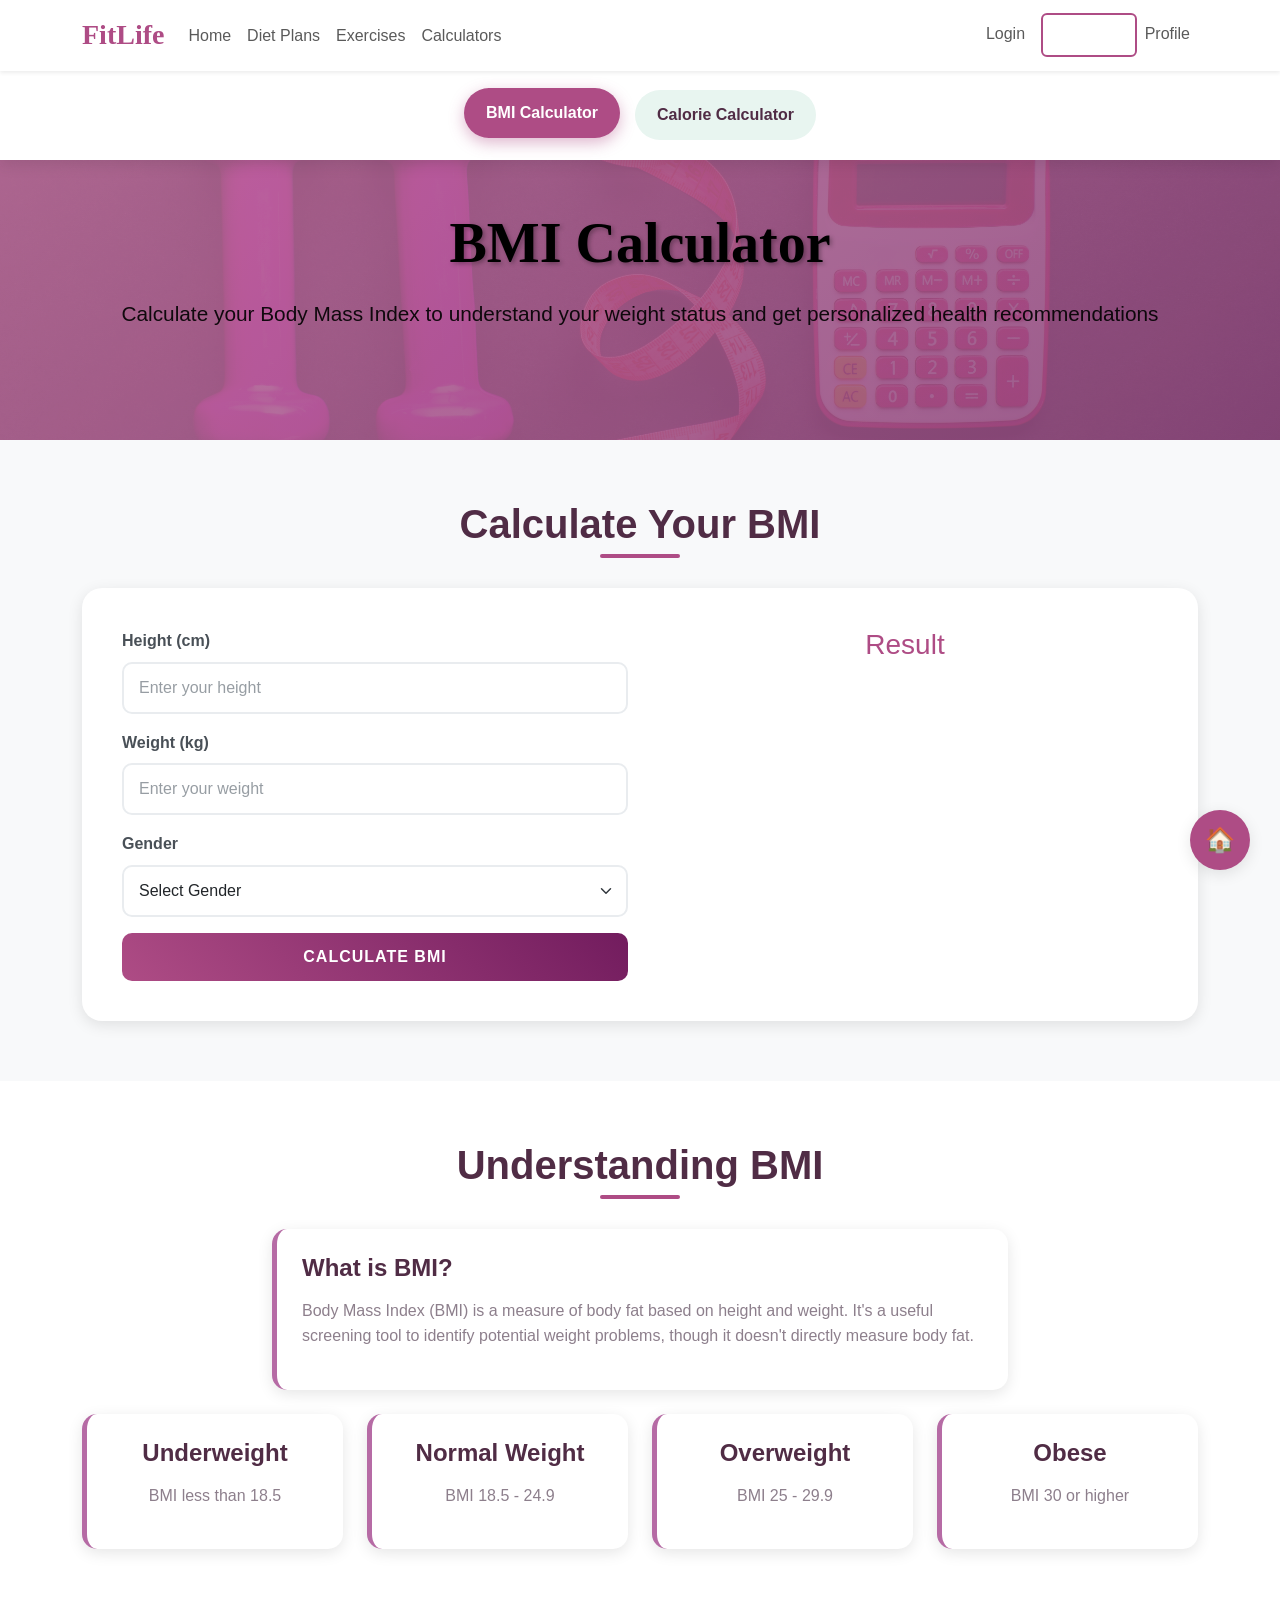
<file: BMI_calculator.html>
<!DOCTYPE html>
<html lang="en">
<head>
    <meta charset="UTF-8">
    <meta name="viewport" content="width=device-width, initial-scale=1.0">
        <!-- Google Fonts Link -->
        <link rel="preconnect" href="https://fonts.googleapis.com">
        <link rel="preconnect" href="https://fonts.gstatic.com" crossorigin>
        <link href="https://fonts.googleapis.com/css2?family=Bodoni+Moda:ital,opsz,wght@0,6..96,400..900;1,6..96,400..900&family=Lato:ital,wght@0,100;0,300;0,400;0,700;0,900;1,100;1,300;1,400;1,700;1,900&family=Manrope:wght@200..800&family=Roboto+Condensed:ital,wght@0,100..900;1,100..900&family=Roboto+Mono:ital,wght@0,100..700;1,100..700&display=swap" rel="stylesheet">
        <!-- Booststrape Link -->
        <link href="https://cdn.jsdelivr.net/npm/bootstrap@5.0.2/dist/css/bootstrap.min.css" rel="stylesheet" integrity="sha384-EVSTQN3/azprG1Anm3QDgpJLIm9Nao0Yz1ztcQTwFspd3yD65VohhpuuCOmLASjC" crossorigin="anonymous">
          <!-- Global css file for navbar -->
          <link rel="stylesheet" href="css/navbarStyla.css">
        <!-- Custom Calculator CSS -->
        <link rel="stylesheet" href="css/Calculator.css">
         <title>BMI Calculator</title>
</head>
<body>
    <!-- start Navbar -->
    <nav class="navbar navbar-expand-lg navbar-light bg-white fixed-top shadow-sm">
        <div class="container">
          <a class="navbar-brand fw-bold primary-color fs-3 d-flex align-items-center" href="#home">
            FitLife
          </a>
          <button class="navbar-toggler border-0" type="button" data-bs-toggle="collapse" data-bs-target="#navbarSupportedContent" aria-controls="navbarSupportedContent" aria-expanded="false" aria-label="Toggle navigation">
            <span class="navbar-toggler-icon"></span>
          </button>
          <div class="collapse navbar-collapse" id="navbarSupportedContent">
            <ul class="navbar-nav me-auto mb-2 mb-lg-0">
              <li class="nav-item">
                <a class="nav-link fw-500" href="./index.html">Home</a>
              </li>
              <li class="nav-item">
                <a class="nav-link fw-500" href="./keto-diet.html">Diet Plans</a>
              </li>
              <li class="nav-item">
                <a class="nav-link fw-500" href="./exercises.html">Exercises</a>
              </li>
              <li class="nav-item">
                <a class="nav-link fw-500" href="./BMI_calculator.html">Calculators</a>
              </li>
            </ul>
            <ul class="navbar-nav ms-auto mb-2 mb-lg-0">
                <li class="nav-item">
                    <a class="nav-link fw-500" href="./login.html">Login</a>
                </li>
                <li class="nav-item">
                    <a class="nav-link btn ms-2 px-3 fw-500 register-btn" href="./register.html">Register</a>
                </li>
                <li class="nav-item">
                    <a class="nav-link fw-500" href="./profile.html">Profile</a>
                </li>
            </ul>
          </div>
        </div>
      </nav>
    <!-- end Navbar -->

        <!-- Calculator Navigation -->
        <section class="calculator-nav" id="calculators">
            <div class="container">
                <a href="BMI_calculator.html" class="calculator-nav-item active">BMI Calculator</a>
                <a href="calorie_calculator.html" class="calculator-nav-item">Calorie Calculator</a>
            </div>
        </section>

        <!-- Hero Section -->
        <section class="calculator-hero">
            <div class="container text-center">
                <h1 class="pacifico-regular">BMI Calculator</h1>
                <p>Calculate your Body Mass Index to understand your weight status and get personalized health recommendations</p>
            </div>
        </section>

        <!-- Calculator Section -->
        <section class="calculator-section">
            <div class="container">
                <h2 class="section-title">Calculate Your BMI</h2>
                <div class="calculator-container">
                    <div class="row g-4">
                        <div class="col-12 col-md-6">
                            <form id="bmiForm">
                                <div class="mb-3">
                                    <label for="height" class="form-label">Height (cm)</label>
                                    <input type="number" class="form-control" id="height" placeholder="Enter your height" required>
                                </div>
                                <div class="mb-3">
                                    <label for="weight" class="form-label">Weight (kg)</label>
                                    <input type="number" class="form-control" id="weight" placeholder="Enter your weight" required>
                                </div>
                                <div class="mb-3">
                                    <label for="gender" class="form-label">Gender</label>
                                    <select class="form-select" id="gender" required>
                                        <option value="">Select Gender</option>
                                        <option value="male">Male</option>
                                        <option value="female">Female</option>
                                    </select>
                                </div>
                                <button type="submit" class="btn btn-primary w-100">Calculate BMI</button>
                            </form>
                        </div>
                        <div class="col-12 col-md-6">
                            <h3 class="text-center primary-color mb-4">Result</h3>
                            <div id="bmiResult" class="result"></div>
                            <div id="bmiAdvices" class="advices"></div>
                        </div>
                    </div>
                </div>
            </div>
        </section>

        <!-- BMI Information Section -->
        <section class="calculator-section">
            <div class="container">
                <h2 class="section-title">Understanding BMI</h2>
                <div class="row">
                    <div class="col-lg-8 mx-auto">
                        <div class="tip-card">
                            <h4>What is BMI?</h4>
                            <p>Body Mass Index (BMI) is a measure of body fat based on height and weight. It's a useful screening tool to identify potential weight problems, though it doesn't directly measure body fat.</p>
                        </div>
                    </div>
                </div>
                
                <div class="row mt-4">
                    <div class="col-lg-3 col-md-6 mb-4">
                        <div class="tip-card text-center">
                            <h4>Underweight</h4>
                            <p>BMI less than 18.5</p>
                        </div>
                    </div>
                    <div class="col-lg-3 col-md-6 mb-4">
                        <div class="tip-card text-center">
                            <h4>Normal Weight</h4>
                            <p>BMI 18.5 - 24.9</p>
                        </div>
                    </div>
                    <div class="col-lg-3 col-md-6 mb-4">
                        <div class="tip-card text-center">
                            <h4>Overweight</h4>
                            <p>BMI 25 - 29.9</p>
                        </div>
                    </div>
                    <div class="col-lg-3 col-md-6 mb-4">
                        <div class="tip-card text-center">
                            <h4>Obese</h4>
                            <p>BMI 30 or higher</p>
                        </div>
                    </div>
                </div>
            </div>
        </section>

        <!-- Back to Home Button -->
        <a href="index.html" class="back-to-home" title="Back to Home">
            🏠
        </a>
         
         <!-- Bootstrap JS -->
         <script src="https://cdn.jsdelivr.net/npm/bootstrap@5.0.2/dist/js/bootstrap.bundle.min.js"></script>
         <!-- Custom Calculator JS -->
         <script src="js/calculate.js"></script>
</body>
</html>
</file>
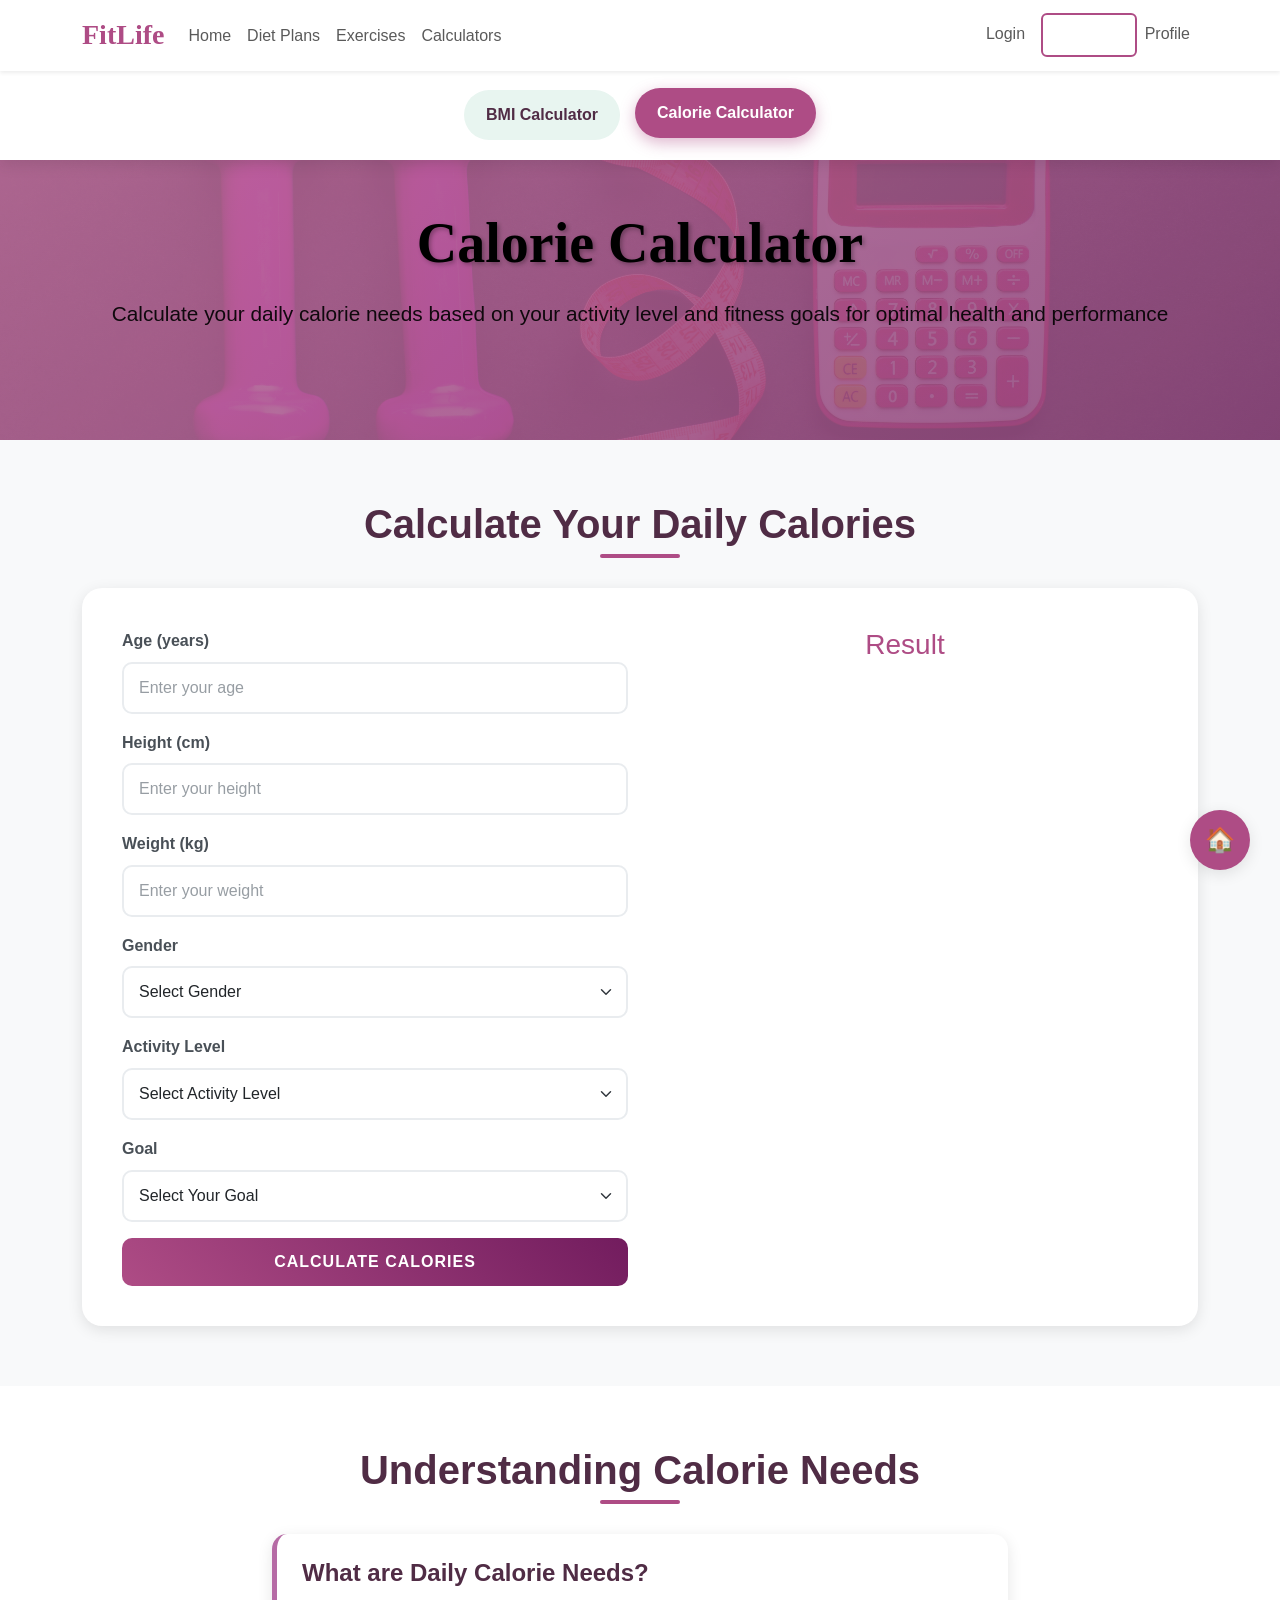
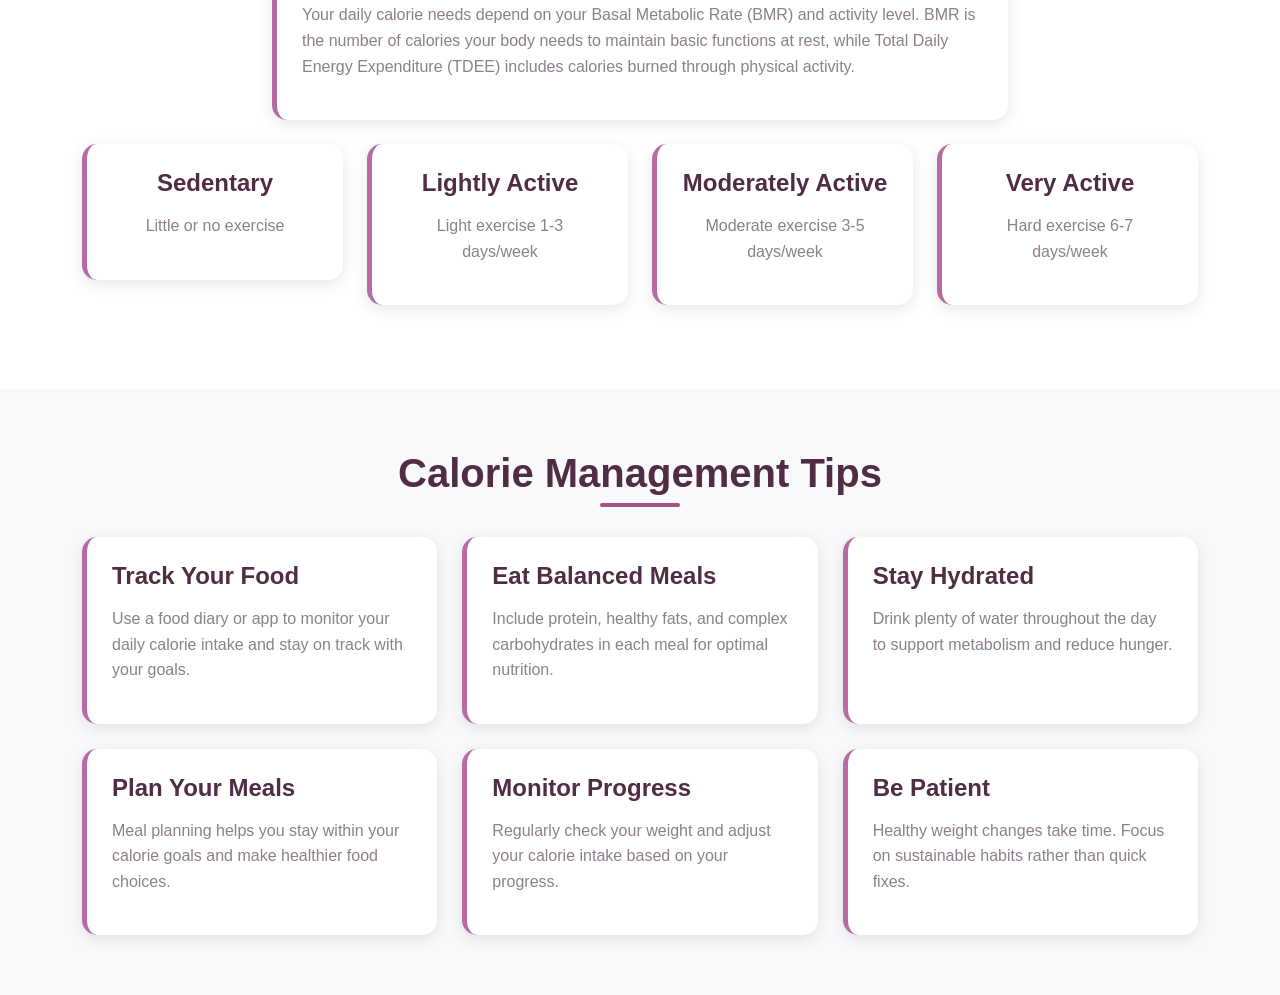
<file: calorie_calculator.html>
<!DOCTYPE html>
<html lang="en">
<head>
    <meta charset="UTF-8">
    <meta name="viewport" content="width=device-width, initial-scale=1.0">
        <!-- Google Fonts Link -->
        <link rel="preconnect" href="https://fonts.googleapis.com">
        <link rel="preconnect" href="https://fonts.gstatic.com" crossorigin>
        <link href="https://fonts.googleapis.com/css2?family=Bodoni+Moda:ital,opsz,wght@0,6..96,400..900;1,6..96,400..900&family=Lato:ital,wght@0,100;0,300;0,400;0,700;0,900;1,100;1,300;1,400;1,700;1,900&family=Manrope:wght@200..800&family=Roboto+Condensed:ital,wght@0,100..900;1,100..900&family=Roboto+Mono:ital,wght@0,100..700;1,100..700&display=swap" rel="stylesheet">
        <!-- Booststrape Link -->
        <link href="https://cdn.jsdelivr.net/npm/bootstrap@5.0.2/dist/css/bootstrap.min.css" rel="stylesheet" integrity="sha384-EVSTQN3/azprG1Anm3QDgpJLIm9Nao0Yz1ztcQTwFspd3yD65VohhpuuCOmLASjC" crossorigin="anonymous">
          <!-- Global css file for navbar -->
           <link rel="stylesheet" href="css/navbarStyla.css"> 
        <!-- Custom Calculator CSS -->
         <link rel="stylesheet" href="css/Calculator.css">
        <title>Calorie Calculator</title>
</head>
<body>
    <!-- start Navbar -->
    <nav class="navbar navbar-expand-lg navbar-light bg-white fixed-top shadow-sm">
        <div class="container">
          <a class="navbar-brand fw-bold primary-color fs-3 d-flex align-items-center" href="#home">
            FitLife
          </a>
          <button class="navbar-toggler border-0" type="button" data-bs-toggle="collapse" data-bs-target="#navbarSupportedContent" aria-controls="navbarSupportedContent" aria-expanded="false" aria-label="Toggle navigation">
            <span class="navbar-toggler-icon"></span>
          </button>
          <div class="collapse navbar-collapse" id="navbarSupportedContent">
            <ul class="navbar-nav me-auto mb-2 mb-lg-0">
              <li class="nav-item">
                <a class="nav-link fw-500" href="./index.html">Home</a>
              </li>
              <li class="nav-item">
                <a class="nav-link fw-500" href="./keto-diet.html">Diet Plans</a>
              </li>
              <li class="nav-item">
                <a class="nav-link fw-500" href="./exercises.html">Exercises</a>
              </li>
              <li class="nav-item">
                <a class="nav-link fw-500" href="./BMI_calculator.html">Calculators</a>
              </li>
            </ul>
            <ul class="navbar-nav ms-auto mb-2 mb-lg-0">
                <li class="nav-item">
                    <a class="nav-link fw-500" href="./login.html">Login</a>
                </li>
                <li class="nav-item">
                    <a class="nav-link btn ms-2 px-3 fw-500 register-btn" href="./register.html">Register</a>
                </li>
                <li class="nav-item">
                    <a class="nav-link fw-500" href="./profile.html">Profile</a>
                </li>
            </ul>
          </div>
        </div>
      </nav>
    <!-- end Navbar -->

        <!-- Calculator Navigation -->
        <section class="calculator-nav">
            <div class="container">
                <a href="BMI_calculator.html" class="calculator-nav-item">BMI Calculator</a>
                <a href="calorie_calculator.html" class="calculator-nav-item active">Calorie Calculator</a>
            </div>
        </section>

        <!-- Hero Section -->
        <section class="calculator-hero">
            <div class="container text-center">
                <h1 class="pacifico-regular">Calorie Calculator</h1>
                <p>Calculate your daily calorie needs based on your activity level and fitness goals for optimal health and performance</p>
            </div>
        </section>

        <!-- Calculator Section -->
        <section class="calculator-section" id="calculators">
            <div class="container">
                <h2 class="section-title">Calculate Your Daily Calories</h2>
                <div class="calculator-container">
                    <div class="row g-4">
                        <div class="col-12 col-md-6">
                            <form id="calorieForm">
                                <div class="mb-3">
                                    <label for="age" class="form-label">Age (years)</label>
                                    <input type="number" class="form-control" id="age" placeholder="Enter your age" required>
                                </div>
                                <div class="mb-3">
                                    <label for="height" class="form-label">Height (cm)</label>
                                    <input type="number" class="form-control" id="height" placeholder="Enter your height" required>
                                </div>
                                <div class="mb-3">
                                    <label for="weight" class="form-label">Weight (kg)</label>
                                    <input type="number" class="form-control" id="weight" placeholder="Enter your weight" required>
                                </div>
                                <div class="mb-3">
                                    <label for="gender" class="form-label">Gender</label>
                                    <select class="form-select" id="gender" required>
                                        <option value="">Select Gender</option>
                                        <option value="male">Male</option>
                                        <option value="female">Female</option>
                                    </select>
                                </div>
                                <div class="mb-3">
                                    <label for="activity" class="form-label">Activity Level</label>
                                    <select class="form-select" id="activity" required>
                                        <option value="">Select Activity Level</option>
                                        <option value="1.2">Sedentary (little or no exercise)</option>
                                        <option value="1.375">Lightly Active (light exercise 1-3 days/week)</option>
                                        <option value="1.55">Moderately Active (moderate exercise 3-5 days/week)</option>
                                        <option value="1.725">Very Active (hard exercise 6-7 days/week)</option>
                                        <option value="1.9">Extra Active (very hard exercise + physical job)</option>
                                    </select>
                                </div>
                                <div class="mb-3">
                                    <label for="goal" class="form-label">Goal</label>
                                    <select class="form-select" id="goal" required>
                                        <option value="">Select Your Goal</option>
                                        <option value="lose">Lose Weight</option>
                                        <option value="maintain">Maintain Weight</option>
                                        <option value="gain">Gain Weight</option>
                                    </select>
                                </div>
                                <button type="submit" class="btn btn-primary w-100">Calculate Calories</button>
                            </form>
                        </div>
                        <div class="col-12 col-md-6">
                            <h3 class="text-center primary-color mb-4">Result</h3>
                            <div id="calorieResult" class="result"></div>
                            <div id="calorieAdvices" class="advices"></div>
                        </div>
                    </div>
                </div>
            </div>
        </section>

        <!-- Calorie Information Section -->
        <section class="calculator-section">
            <div class="container">
                <h2 class="section-title">Understanding Calorie Needs</h2>
                <div class="row">
                    <div class="col-lg-8 mx-auto">
                        <div class="tip-card">
                            <h4>What are Daily Calorie Needs?</h4>
                            <p>Your daily calorie needs depend on your Basal Metabolic Rate (BMR) and activity level. BMR is the number of calories your body needs to maintain basic functions at rest, while Total Daily Energy Expenditure (TDEE) includes calories burned through physical activity.</p>
                        </div>
                    </div>
                </div>
                
                <div class="row mt-4">
                    <div class="col-lg-3 col-md-6 mb-4">
                        <div class="tip-card text-center">
                            <h4>Sedentary</h4>
                            <p>Little or no exercise</p>
                        </div>
                    </div>
                    <div class="col-lg-3 col-md-6 mb-4">
                        <div class="tip-card text-center">
                            <h4>Lightly Active</h4>
                            <p>Light exercise 1-3 days/week</p>
                        </div>
                    </div>
                    <div class="col-lg-3 col-md-6 mb-4">
                        <div class="tip-card text-center">
                            <h4>Moderately Active</h4>
                            <p>Moderate exercise 3-5 days/week</p>
                        </div>
                    </div>
                    <div class="col-lg-3 col-md-6 mb-4">
                        <div class="tip-card text-center">
                            <h4>Very Active</h4>
                            <p>Hard exercise 6-7 days/week</p>
                        </div>
                    </div>
                </div>
            </div>
        </section>

        <!-- Tips Section -->
        <section class="calculator-section">
            <div class="container">
                <h2 class="section-title">Calorie Management Tips</h2>
                <div class="tips-grid">
                    <div class="tip-card">
                        <h4>Track Your Food</h4>
                        <p>Use a food diary or app to monitor your daily calorie intake and stay on track with your goals.</p>
                    </div>
                    <div class="tip-card">
                        <h4>Eat Balanced Meals</h4>
                        <p>Include protein, healthy fats, and complex carbohydrates in each meal for optimal nutrition.</p>
                    </div>
                    <div class="tip-card">
                        <h4>Stay Hydrated</h4>
                        <p>Drink plenty of water throughout the day to support metabolism and reduce hunger.</p>
                    </div>
                    <div class="tip-card">
                        <h4>Plan Your Meals</h4>
                        <p>Meal planning helps you stay within your calorie goals and make healthier food choices.</p>
                    </div>
                    <div class="tip-card">
                        <h4>Monitor Progress</h4>
                        <p>Regularly check your weight and adjust your calorie intake based on your progress.</p>
                    </div>
                    <div class="tip-card">
                        <h4>Be Patient</h4>
                        <p>Healthy weight changes take time. Focus on sustainable habits rather than quick fixes.</p>
                    </div>
                </div>
            </div>
        </section>

        <!-- Back to Home Button -->
        <a href="index.html" class="back-to-home" title="Back to Home">
            🏠
        </a>
         
         <!-- Bootstrap JS -->
         <script src="https://cdn.jsdelivr.net/npm/bootstrap@5.0.2/dist/js/bootstrap.bundle.min.js"></script>
         <!-- Custom Calculator JS -->
         <script src="js/calculate.js"></script>
</body>
</html>
</file>
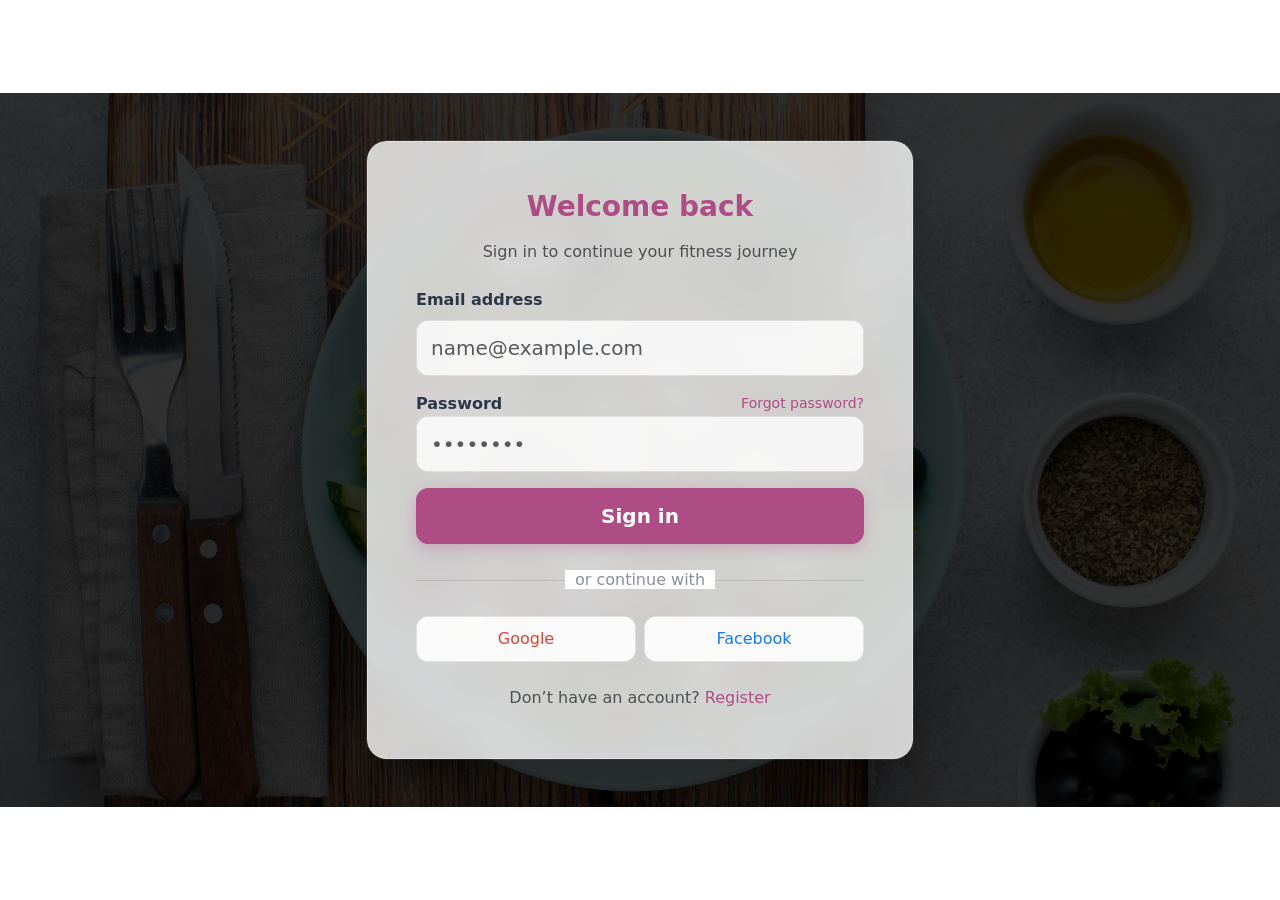
<file: login.html>
<!DOCTYPE html>
<html lang="en">
<head>
    <meta charset="UTF-8">
    <meta name="viewport" content="width=device-width, initial-scale=1.0">
    <!-- Booststrape Link -->
    <link href="https://cdn.jsdelivr.net/npm/bootstrap@5.0.2/dist/css/bootstrap.min.css" rel="stylesheet" integrity="sha384-EVSTQN3/azprG1Anm3QDgpJLIm9Nao0Yz1ztcQTwFspd3yD65VohhpuuCOmLASjC" crossorigin="anonymous">
    <!-- Custom login & register CSS -->
    <link rel="stylesheet" href="css/Auth.css">
    <title>Login</title>
</head>
<body>
    
    <!-- start Login -->
    <section id="login" class="login-section py-5">
        <div class="container">
            <div class="row justify-content-center">
                <div class="col-12 col-md-8 col-lg-6">
                    <div class="login-card p-4 p-md-5">
                        <h3 class="text-center mb-3 primary-color">Welcome back</h3>
                        <p class="text-center text-muted mb-4">Sign in to continue your fitness journey</p>
                        <form>
                            <div class="mb-3">
                                <label class="form-label">Email address</label>
                                <input type="email" class="form-control form-control-lg" placeholder="name@example.com">
                            </div>
                            <div class="mb-3">
                                <div class="d-flex justify-content-between align-items-center">
                                    <label class="form-label mb-0">Password</label>
                                    <a href="#" class="small">Forgot password?</a>
                                </div>
                                <input type="password" class="form-control form-control-lg" placeholder="••••••••">
                            </div>
                            <button type="submit" class="btn btn-primary btn-lg w-100">Sign in</button>
                        </form>
                        <div class="sep my-4 text-center"><span>or continue with</span></div>
                        <div class="row g-2">
                            <div class="col-6"><button class="btn btn-google w-100"> Google</button></div>
                            <div class="col-6"><button class="btn btn-facebook w-100">Facebook</button></div>
                        </div>
                        <p class="text-center text-muted mt-4 mb-0">Don’t have an account? <a href="./register.html">Register</a></p>
                    </div>
                </div>
            </div>
        </div>
    </section>
    <!-- end Login -->
    
    <!-- Bootstrap Bundle with Popper -->
     <script src="https://cdn.jsdelivr.net/npm/bootstrap@5.0.2/dist/js/bootstrap.bundle.min.js" integrity="sha384-MrcW6ZMFYlzcLA8Nl+NtUVF0sA7MsXsP1UyJoMp4YLEuNSfAP+JcXn/tWtIaxVXM" crossorigin="anonymous"></script>
</body>
</html>
</file>
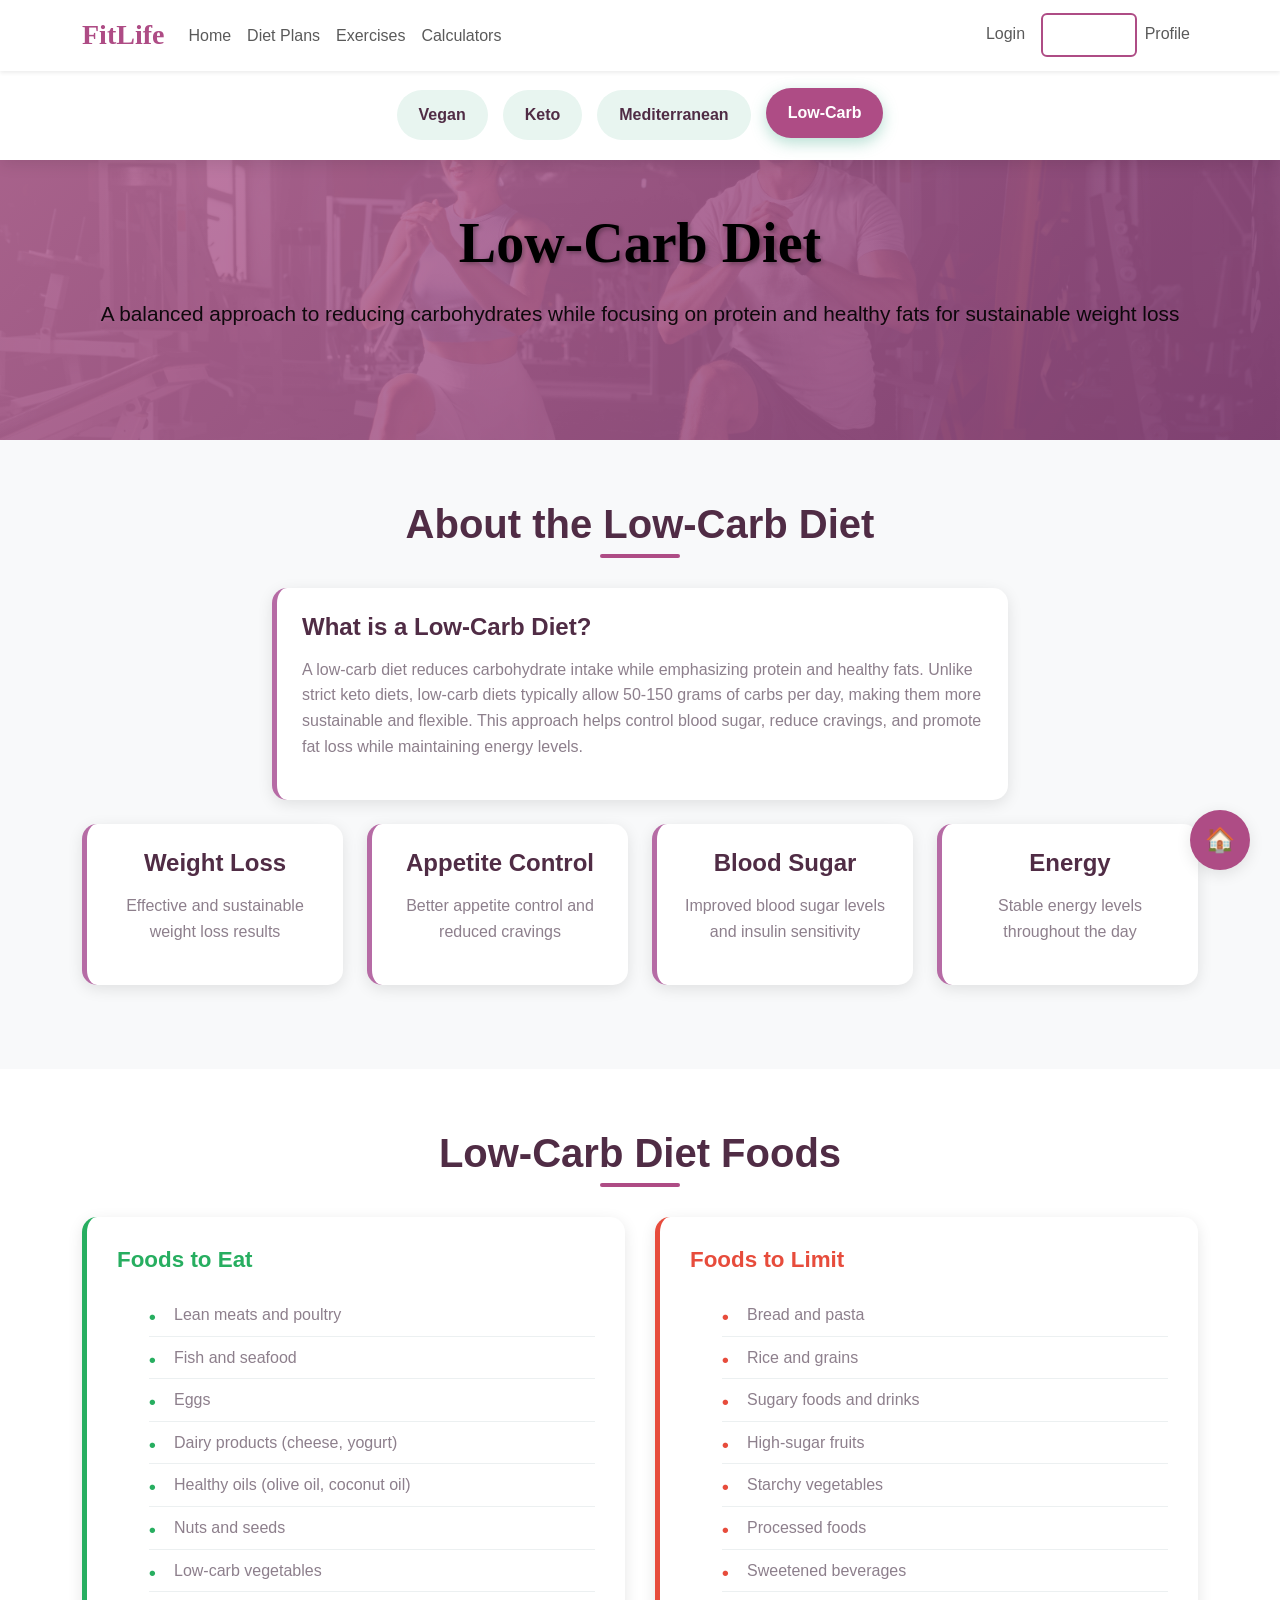
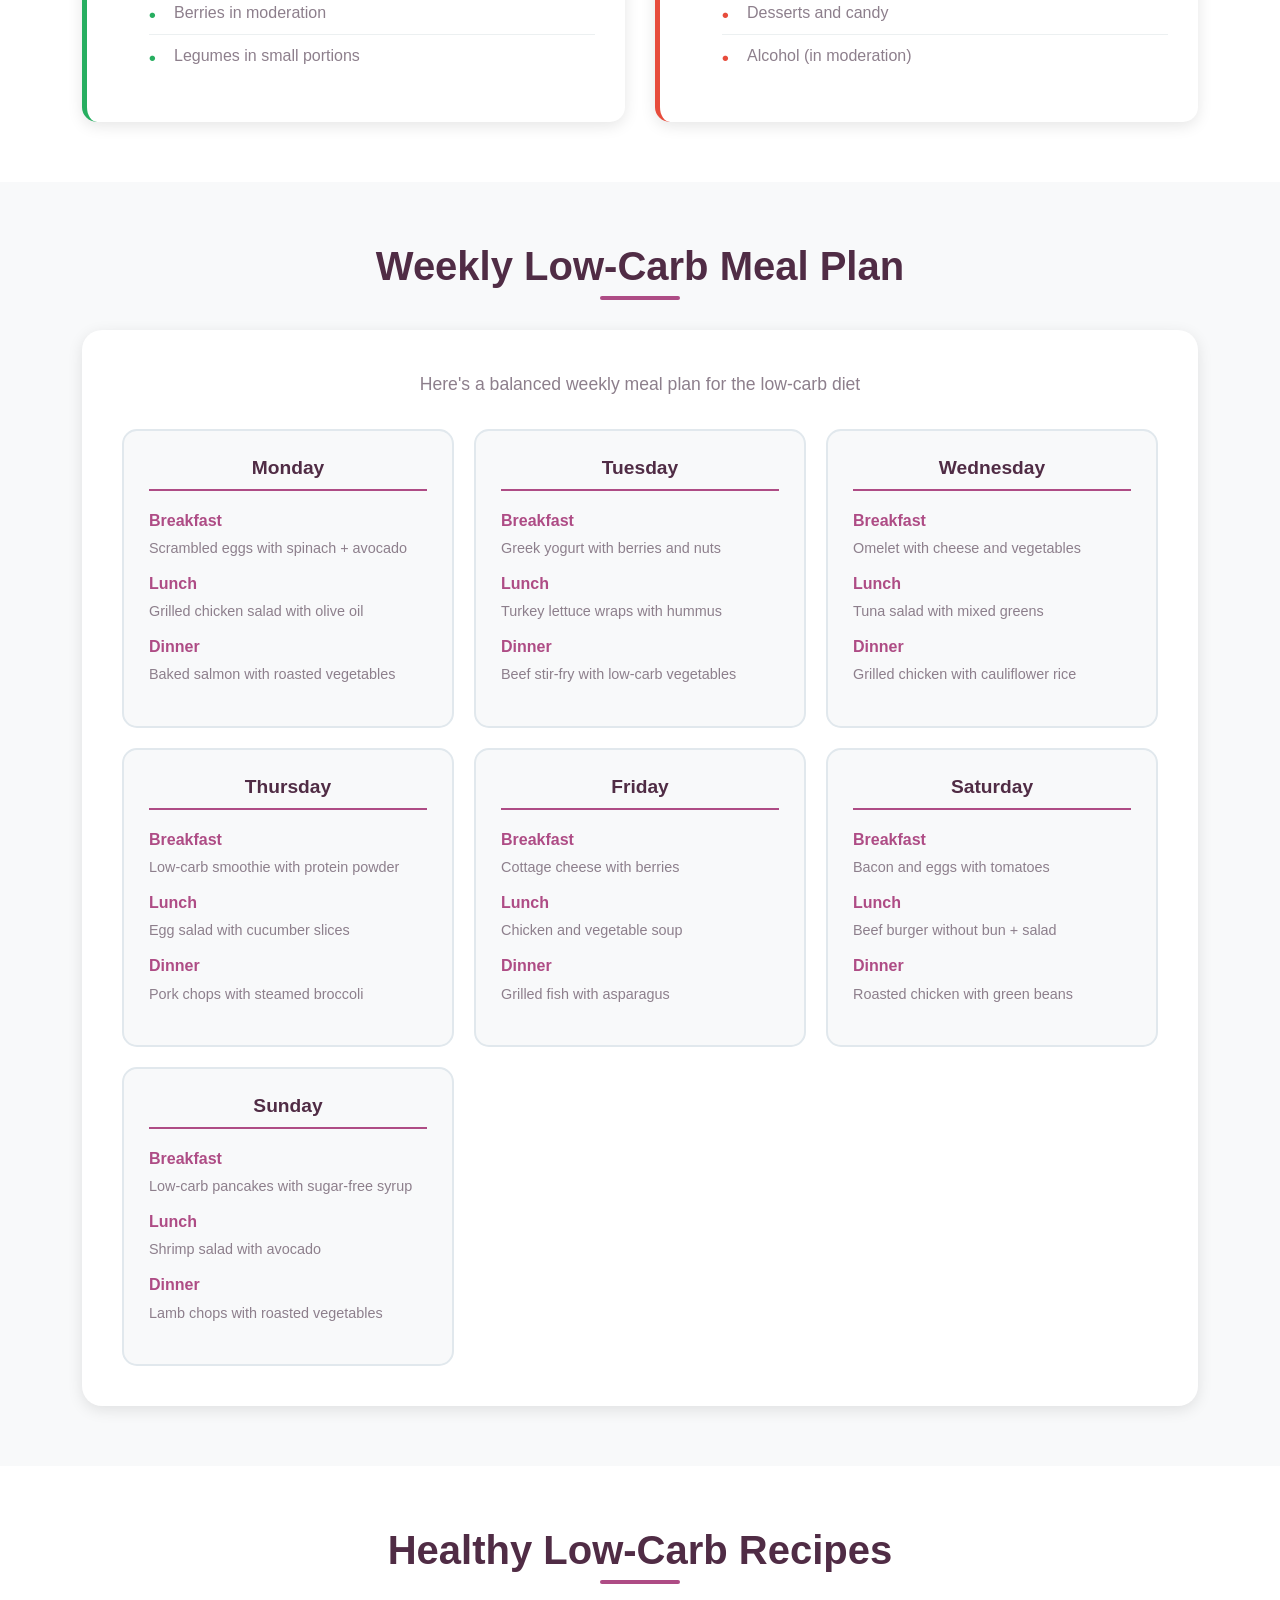
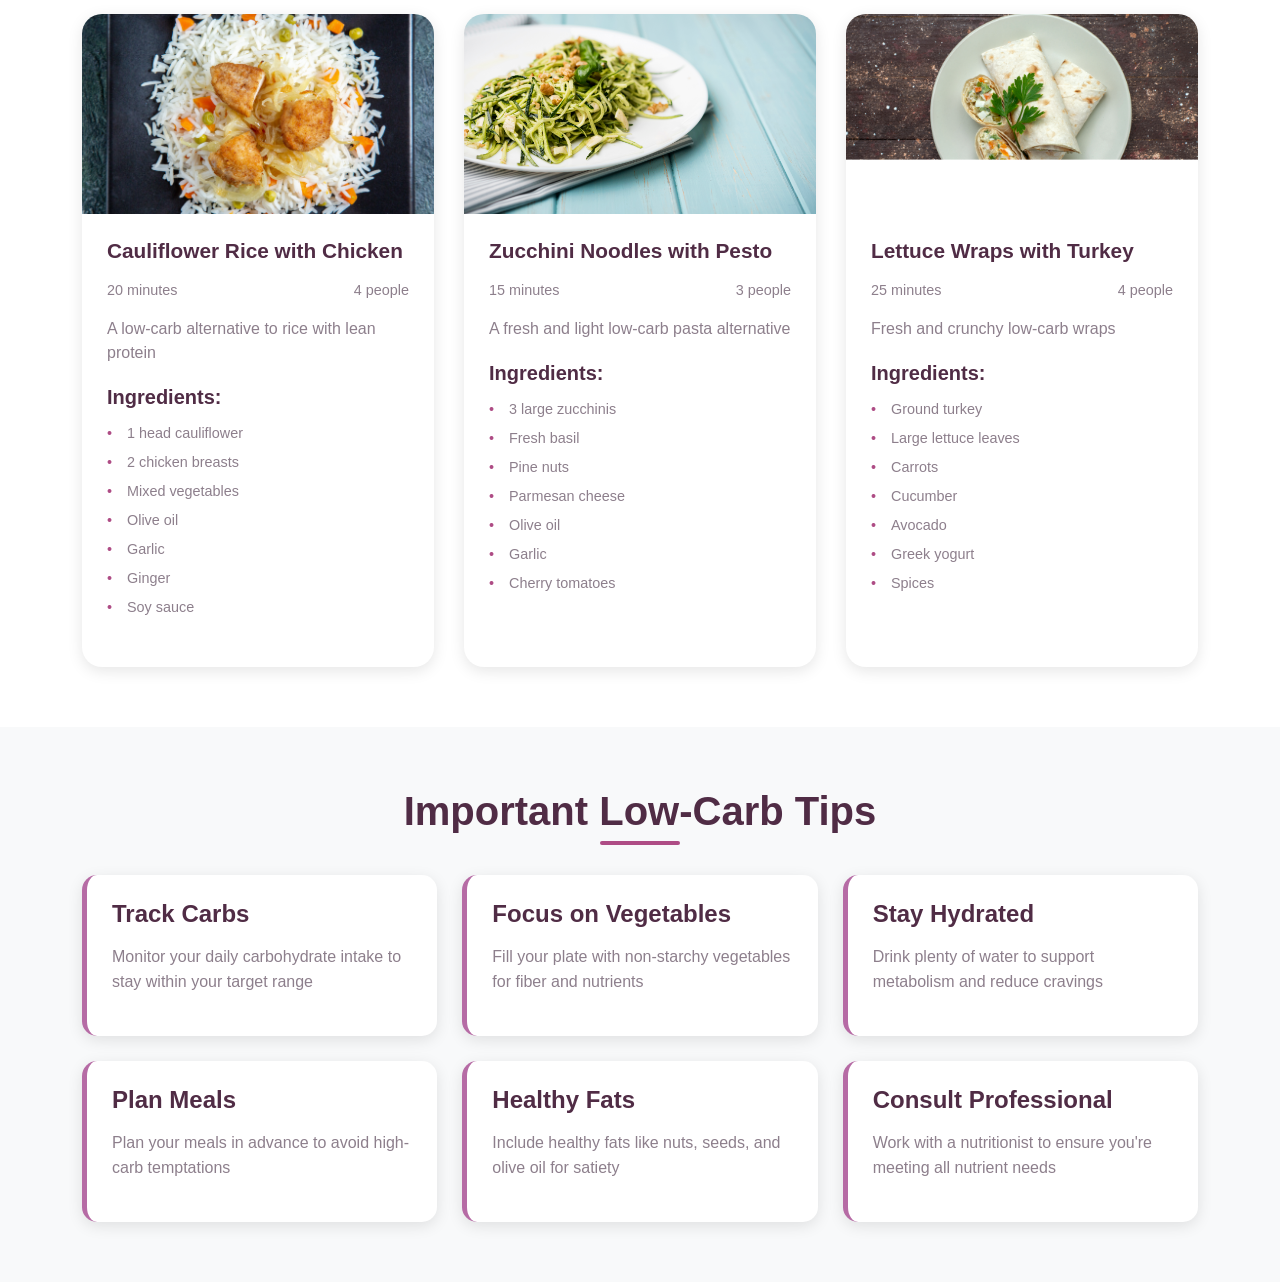
<file: low-carb-diet.html>
<!DOCTYPE html>
<html lang="en">
<head>
    <meta charset="UTF-8">
    <meta name="viewport" content="width=device-width, initial-scale=1.0">
    <!-- Google Fonts Link -->
     <link rel="preconnect" href="https://fonts.googleapis.com">
     <link rel="preconnect" href="https://fonts.gstatic.com" crossorigin>
     <link href="https://fonts.googleapis.com/css2?family=Bodoni+Moda:ital,opsz,wght@0,6..96,400..900;1,6..96,400..900&family=Lato:ital,wght@0,100;0,300;0,400;0,700;0,900;1,100;1,300;1,400;1,700;1,900&family=Manrope:wght@200..800&family=Roboto+Condensed:ital,wght@0,100..900;1,100..900&family=Roboto+Mono:ital,wght@0,100..700;1,100..700&display=swap" rel="stylesheet">
    <!-- Bootstrap Link -->
    <link href="https://cdn.jsdelivr.net/npm/bootstrap@5.0.2/dist/css/bootstrap.min.css" rel="stylesheet" integrity="sha384-EVSTQN3/azprG1Anm3QDgpJLIm9Nao0Yz1ztcQTwFspd3yD65VohhpuuCOmLASjC" crossorigin="anonymous">
    <!-- Global css file for navbar -->
    <link rel="stylesheet" href="css/navbarStyla.css">
    <!-- custom css file for diet plans -->
    <link rel="stylesheet" href="css/diet-plans.css">
    <title>Low-Carb Diet - FitLife</title>
</head>
<body>
    <!-- start Navbar -->
    <nav class="navbar navbar-expand-lg navbar-light bg-white fixed-top shadow-sm">
        <div class="container">
          <a class="navbar-brand fw-bold primary-color fs-3 d-flex align-items-center" href="#home">
            FitLife
          </a>
          <button class="navbar-toggler border-0" type="button" data-bs-toggle="collapse" data-bs-target="#navbarSupportedContent" aria-controls="navbarSupportedContent" aria-expanded="false" aria-label="Toggle navigation">
            <span class="navbar-toggler-icon"></span>
          </button>
          <div class="collapse navbar-collapse" id="navbarSupportedContent">
            <ul class="navbar-nav me-auto mb-2 mb-lg-0">
              <li class="nav-item">
                <a class="nav-link fw-500" href="./index.html">Home</a>
              </li>
              <li class="nav-item">
                <a class="nav-link fw-500" href="./keto-diet.html">Diet Plans</a>
              </li>
              <li class="nav-item">
                <a class="nav-link fw-500" href="./exercises.html">Exercises</a>
              </li>
              <li class="nav-item">
                <a class="nav-link fw-500" href="./BMI_calculator.html">Calculators</a>
              </li>
            </ul>
            <ul class="navbar-nav ms-auto mb-2 mb-lg-0">
                <li class="nav-item">
                    <a class="nav-link fw-500" href="./login.html">Login</a>
                </li>
                <li class="nav-item">
                    <a class="nav-link btn ms-2 px-3 fw-500 register-btn" href="./register.html">Register</a>
                </li>
                <li class="nav-item">
                    <a class="nav-link fw-500" href="./profile.html">Profile</a>
                </li>
            </ul>
          </div>
        </div>
      </nav>
    <!-- end Navbar -->

    <!-- Diet Navigation -->
    <section class="diet-nav">
        <div class="container">
            <a href="vegan-diet.html" class="diet-nav-item">Vegan</a>
            <a href="keto-diet.html" class="diet-nav-item">Keto</a>
            <a href="mediterranean-diet.html" class="diet-nav-item">Mediterranean</a>
            <a href="low-carb-diet.html" class="diet-nav-item active">Low-Carb</a>
        </div>
    </section>

    <!-- Hero Section -->
    <section class="diet-hero">
        <div class="container text-center">
            <h1 class="pacifico-regular">Low-Carb Diet</h1>
            <p>A balanced approach to reducing carbohydrates while focusing on protein and healthy fats for sustainable weight loss</p>
        </div>
    </section>

    <!-- Diet Overview -->
    <section class="diet-info-section">
        <div class="container">
            <h2 class="section-title">About the Low-Carb Diet</h2>
            <div class="row">
                <div class="col-lg-8 mx-auto">
                    <div class="tip-card">
                        <h4>What is a Low-Carb Diet?</h4>
                        <p>A low-carb diet reduces carbohydrate intake while emphasizing protein and healthy fats. Unlike strict keto diets, low-carb diets typically allow 50-150 grams of carbs per day, making them more sustainable and flexible. This approach helps control blood sugar, reduce cravings, and promote fat loss while maintaining energy levels.</p>
                    </div>
                </div>
            </div>
            
            <div class="row mt-4">
                <div class="col-lg-3 col-md-6 mb-4">
                    <div class="tip-card text-center">
                        <h4>Weight Loss</h4>
                        <p>Effective and sustainable weight loss results</p>
                    </div>
                </div>
                <div class="col-lg-3 col-md-6 mb-4">
                    <div class="tip-card text-center">
                        <h4>Appetite Control</h4>
                        <p>Better appetite control and reduced cravings</p>
                    </div>
                </div>
                <div class="col-lg-3 col-md-6 mb-4">
                    <div class="tip-card text-center">
                        <h4>Blood Sugar</h4>
                        <p>Improved blood sugar levels and insulin sensitivity</p>
                    </div>
                </div>
                <div class="col-lg-3 col-md-6 mb-4">
                    <div class="tip-card text-center">
                        <h4>Energy</h4>
                        <p>Stable energy levels throughout the day</p>
                    </div>
                </div>
            </div>
        </div>
    </section>

    <!-- Food Categories -->
    <section class="diet-info-section">
        <div class="container">
            <h2 class="section-title">Low-Carb Diet Foods</h2>
            <div class="food-categories">
                <!-- Allowed Foods -->
                <div class="food-category allowed">
                    <h3>Foods to Eat</h3>
                    <ul class="food-list">
                        <li>Lean meats and poultry</li>
                        <li>Fish and seafood</li>
                        <li>Eggs</li>
                        <li>Dairy products (cheese, yogurt)</li>
                        <li>Healthy oils (olive oil, coconut oil)</li>
                        <li>Nuts and seeds</li>
                        <li>Low-carb vegetables</li>
                        <li>Berries in moderation</li>
                        <li>Legumes in small portions</li>
                    </ul>
                </div>

                <!-- Restricted Foods -->
                <div class="food-category restricted">
                    <h3> Foods to Limit</h3>
                    <ul class="food-list">
                        <li>Bread and pasta</li>
                        <li>Rice and grains</li>
                        <li>Sugary foods and drinks</li>
                        <li>High-sugar fruits</li>
                        <li>Starchy vegetables</li>
                        <li>Processed foods</li>
                        <li>Sweetened beverages</li>
                        <li>Desserts and candy</li>
                        <li>Alcohol (in moderation)</li>
                    </ul>
                </div>
            </div>
        </div>
    </section>

    <!-- Weekly Meal Plan -->
    <section class="diet-info-section">
        <div class="container">
            <h2 class="section-title">Weekly Low-Carb Meal Plan</h2>
            <div class="meal-plan">
                <p class="text-center mb-4" style="color: var(--text-light); font-size: 1.1rem;">Here's a balanced weekly meal plan for the low-carb diet</p>
                
                <div class="meal-plan-grid">
                    <!-- Monday -->
                    <div class="meal-day">
                        <h4>Monday</h4>
                        <div class="meal-time">
                            <h5>Breakfast</h5>
                            <p>Scrambled eggs with spinach + avocado</p>
                        </div>
                        <div class="meal-time">
                            <h5>Lunch</h5>
                            <p>Grilled chicken salad with olive oil</p>
                        </div>
                        <div class="meal-time">
                            <h5>Dinner</h5>
                            <p>Baked salmon with roasted vegetables</p>
                        </div>
                    </div>

                    <!-- Tuesday -->
                    <div class="meal-day">
                        <h4>Tuesday</h4>
                        <div class="meal-time">
                            <h5>Breakfast</h5>
                            <p>Greek yogurt with berries and nuts</p>
                        </div>
                        <div class="meal-time">
                            <h5>Lunch</h5>
                            <p>Turkey lettuce wraps with hummus</p>
                        </div>
                        <div class="meal-time">
                            <h5>Dinner</h5>
                            <p>Beef stir-fry with low-carb vegetables</p>
                        </div>
                    </div>

                    <!-- Wednesday -->
                    <div class="meal-day">
                        <h4>Wednesday</h4>
                        <div class="meal-time">
                            <h5>Breakfast</h5>
                            <p>Omelet with cheese and vegetables</p>
                        </div>
                        <div class="meal-time">
                            <h5>Lunch</h5>
                            <p>Tuna salad with mixed greens</p>
                        </div>
                        <div class="meal-time">
                            <h5>Dinner</h5>
                            <p>Grilled chicken with cauliflower rice</p>
                        </div>
                    </div>

                    <!-- Thursday -->
                    <div class="meal-day">
                        <h4>Thursday</h4>
                        <div class="meal-time">
                            <h5>Breakfast</h5>
                            <p>Low-carb smoothie with protein powder</p>
                        </div>
                        <div class="meal-time">
                            <h5>Lunch</h5>
                            <p>Egg salad with cucumber slices</p>
                        </div>
                        <div class="meal-time">
                            <h5>Dinner</h5>
                            <p>Pork chops with steamed broccoli</p>
                        </div>
                    </div>

                    <!-- Friday -->
                    <div class="meal-day">
                        <h4>Friday</h4>
                        <div class="meal-time">
                            <h5>Breakfast</h5>
                            <p>Cottage cheese with berries</p>
                        </div>
                        <div class="meal-time">
                            <h5>Lunch</h5>
                            <p>Chicken and vegetable soup</p>
                        </div>
                        <div class="meal-time">
                            <h5>Dinner</h5>
                            <p>Grilled fish with asparagus</p>
                        </div>
                    </div>

                    <!-- Saturday -->
                    <div class="meal-day">
                        <h4>Saturday</h4>
                        <div class="meal-time">
                            <h5>Breakfast</h5>
                            <p>Bacon and eggs with tomatoes</p>
                        </div>
                        <div class="meal-time">
                            <h5>Lunch</h5>
                            <p>Beef burger without bun + salad</p>
                        </div>
                        <div class="meal-time">
                            <h5>Dinner</h5>
                            <p>Roasted chicken with green beans</p>
                        </div>
                    </div>

                    <!-- Sunday -->
                    <div class="meal-day">
                        <h4>Sunday</h4>
                        <div class="meal-time">
                            <h5>Breakfast</h5>
                            <p>Low-carb pancakes with sugar-free syrup</p>
                        </div>
                        <div class="meal-time">
                            <h5>Lunch</h5>
                            <p>Shrimp salad with avocado</p>
                        </div>
                        <div class="meal-time">
                            <h5>Dinner</h5>
                            <p>Lamb chops with roasted vegetables</p>
                        </div>
                    </div>
                </div>
            </div>
        </div>
    </section>

    <!-- Recipes Section -->
    <section class="diet-info-section">
        <div class="container">
            <h2 class="section-title">Healthy Low-Carb Recipes</h2>
            <div class="recipe-grid">
                <!-- Recipe 1 -->
                <div class="recipe-card">
                    <img src="assets/images/top-view-tasty-boiled-rice-with-beans-meat-inside-plate-dark-desk.jpg" alt="Cauliflower Rice" class="recipe-image">
                    <div class="recipe-content">
                        <h3>Cauliflower Rice with Chicken</h3>
                        <div class="recipe-meta">
                            <span> 20 minutes</span>
                            <span> 4 people</span>
                        </div>
                        <p class="recipe-description">A low-carb alternative to rice with lean protein</p>
                        <div class="recipe-ingredients">
                            <h5>Ingredients:</h5>
                            <ul>
                                <li>1 head cauliflower</li>
                                <li>2 chicken breasts</li>
                                <li>Mixed vegetables</li>
                                <li>Olive oil</li>
                                <li>Garlic</li>
                                <li>Ginger</li>
                                <li>Soy sauce</li>
                            </ul>
                        </div>
                    </div>
                </div>

                <!-- Recipe 2 -->
                <div class="recipe-card">
                    <img src="assets/images/high-view-healthy-green-salad-wooden-background.jpg" alt="Zucchini Noodles" class="recipe-image">
                    <div class="recipe-content">
                        <h3>Zucchini Noodles with Pesto</h3>
                        <div class="recipe-meta">
                            <span> 15 minutes</span>
                            <span> 3 people</span>
                        </div>
                        <p class="recipe-description">A fresh and light low-carb pasta alternative</p>
                        <div class="recipe-ingredients">
                            <h5>Ingredients:</h5>
                            <ul>
                                <li>3 large zucchinis</li>
                                <li>Fresh basil</li>
                                <li>Pine nuts</li>
                                <li>Parmesan cheese</li>
                                <li>Olive oil</li>
                                <li>Garlic</li>
                                <li>Cherry tomatoes</li>
                            </ul>
                        </div>
                    </div>
                </div>

                <!-- Recipe 3 -->
                <div class="recipe-card">
                    <img src="assets/images/top-view-sandwich-rolls-sliced-with-salad-meat-inside-white-plate-brown-wooden-desk-snack-food-meal-sandwich.jpg" alt="Low-Carb Wraps" class="recipe-image">
                    <div class="recipe-content">
                        <h3>Lettuce Wraps with Turkey</h3>
                        <div class="recipe-meta">
                            <span>25 minutes</span>
                            <span> 4 people</span>
                        </div>
                        <p class="recipe-description">Fresh and crunchy low-carb wraps</p>
                        <div class="recipe-ingredients">
                            <h5>Ingredients:</h5>
                            <ul>
                                <li>Ground turkey</li>
                                <li>Large lettuce leaves</li>
                                <li>Carrots</li>
                                <li>Cucumber</li>
                                <li>Avocado</li>
                                <li>Greek yogurt</li>
                                <li>Spices</li>
                            </ul>
                        </div>
                    </div>
                </div>
            </div>
        </div>
    </section>

    <!-- Tips Section -->
    <section class="diet-info-section">
        <div class="container">
            <h2 class="section-title">Important Low-Carb Tips</h2>
            <div class="tips-grid">
                <div class="tip-card">
                    <h4>Track Carbs</h4>
                    <p>Monitor your daily carbohydrate intake to stay within your target range</p>
                </div>
                <div class="tip-card">
                    <h4>Focus on Vegetables</h4>
                    <p>Fill your plate with non-starchy vegetables for fiber and nutrients</p>
                </div>
                <div class="tip-card">
                    <h4>Stay Hydrated</h4>
                    <p>Drink plenty of water to support metabolism and reduce cravings</p>
                </div>
                <div class="tip-card">
                    <h4>Plan Meals</h4>
                    <p>Plan your meals in advance to avoid high-carb temptations</p>
                </div>
                <div class="tip-card">
                   <h4>Healthy Fats</h4>
                    <p>Include healthy fats like nuts, seeds, and olive oil for satiety</p>
                </div>
                <div class="tip-card">
                    <h4>Consult Professional</h4>
                    <p>Work with a nutritionist to ensure you're meeting all nutrient needs</p>
                </div>
            </div>
        </div>
    </section>


    <!-- Back to Home Button -->
    <a href="index.html" class="back-to-home" title="Back to Home">
        🏠
    </a>

    <!-- Bootstrap JS -->
    <script src="https://cdn.jsdelivr.net/npm/bootstrap@5.0.2/dist/js/bootstrap.bundle.min.js" integrity="sha384-MrcW6ZMFYlzcLA8Nl+NtUVF0sA7MsXsP1UyJoMp4YLEuNSfAP+JcXn/tWtIaxVXM" crossorigin="anonymous"></script>
    
    <!-- Custom JS -->
    <script src="js/diet-plans.js"></script>
</body>
</html>
</file>
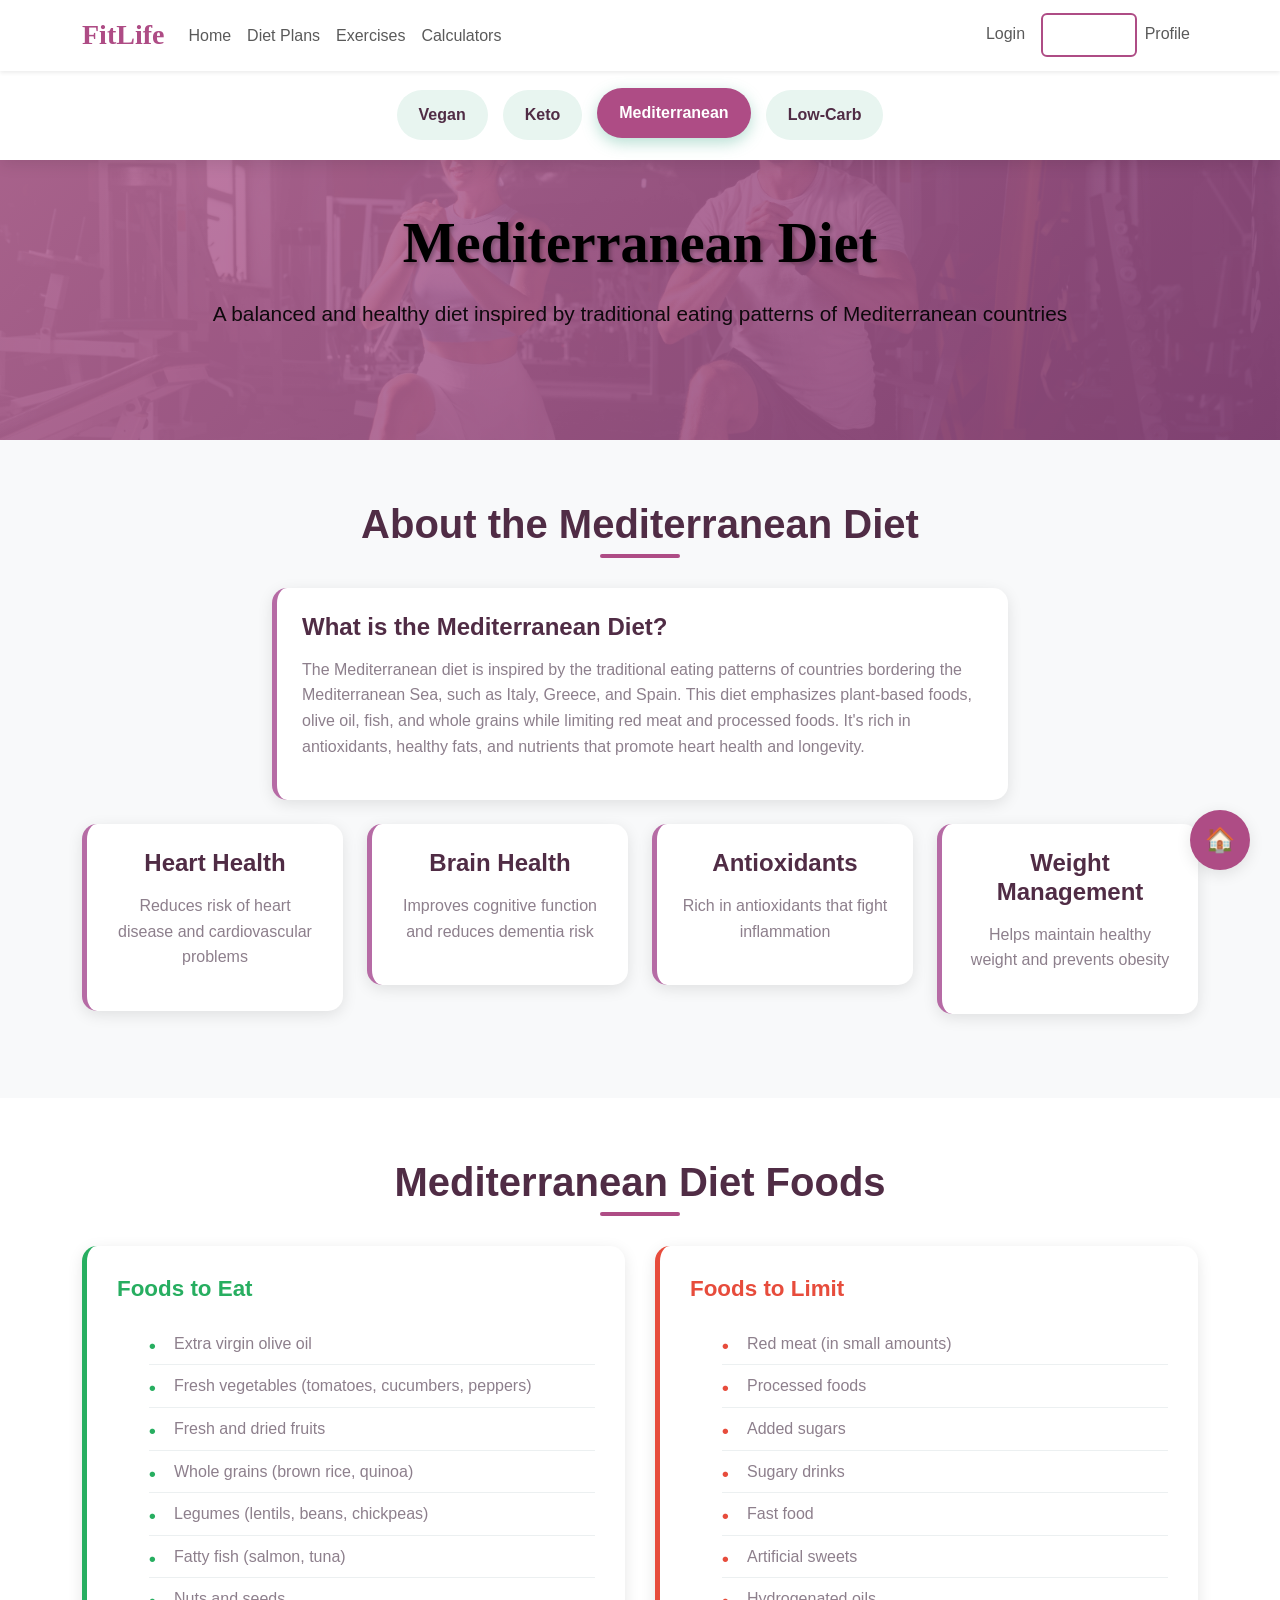
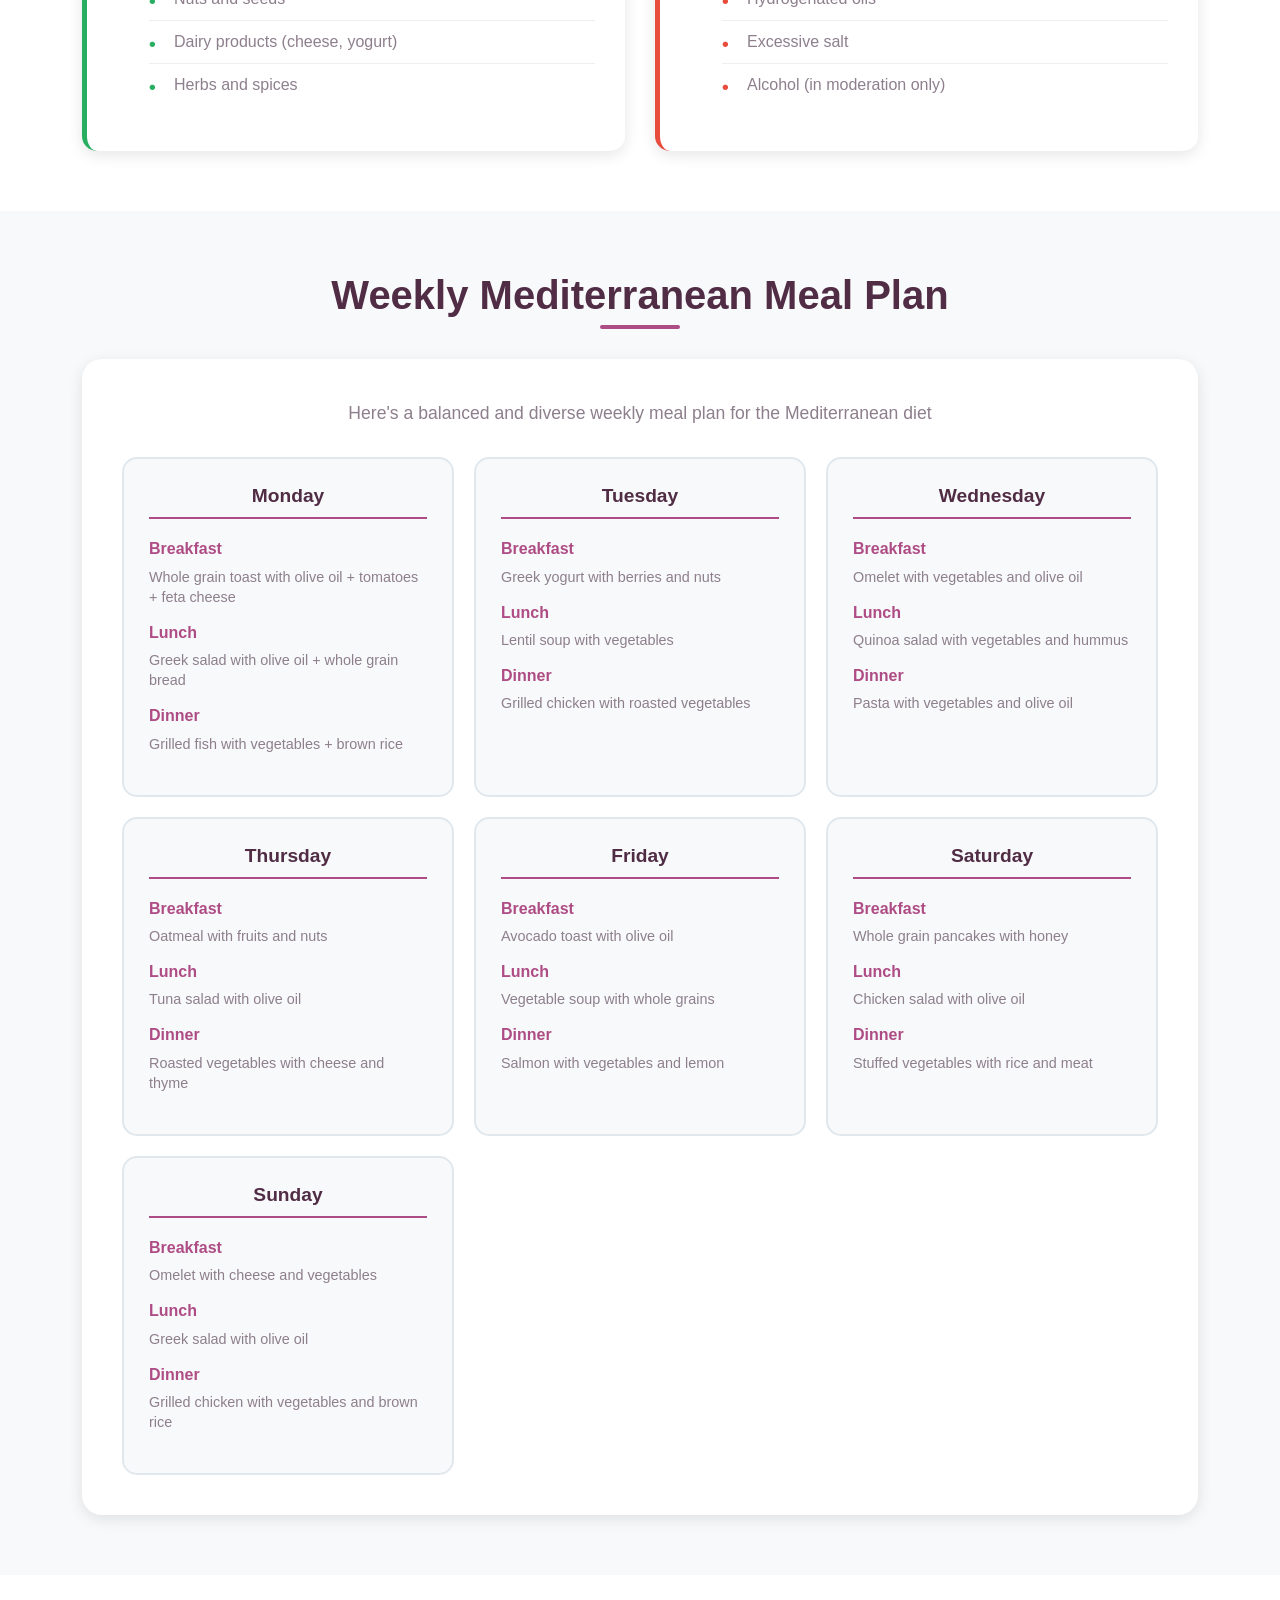
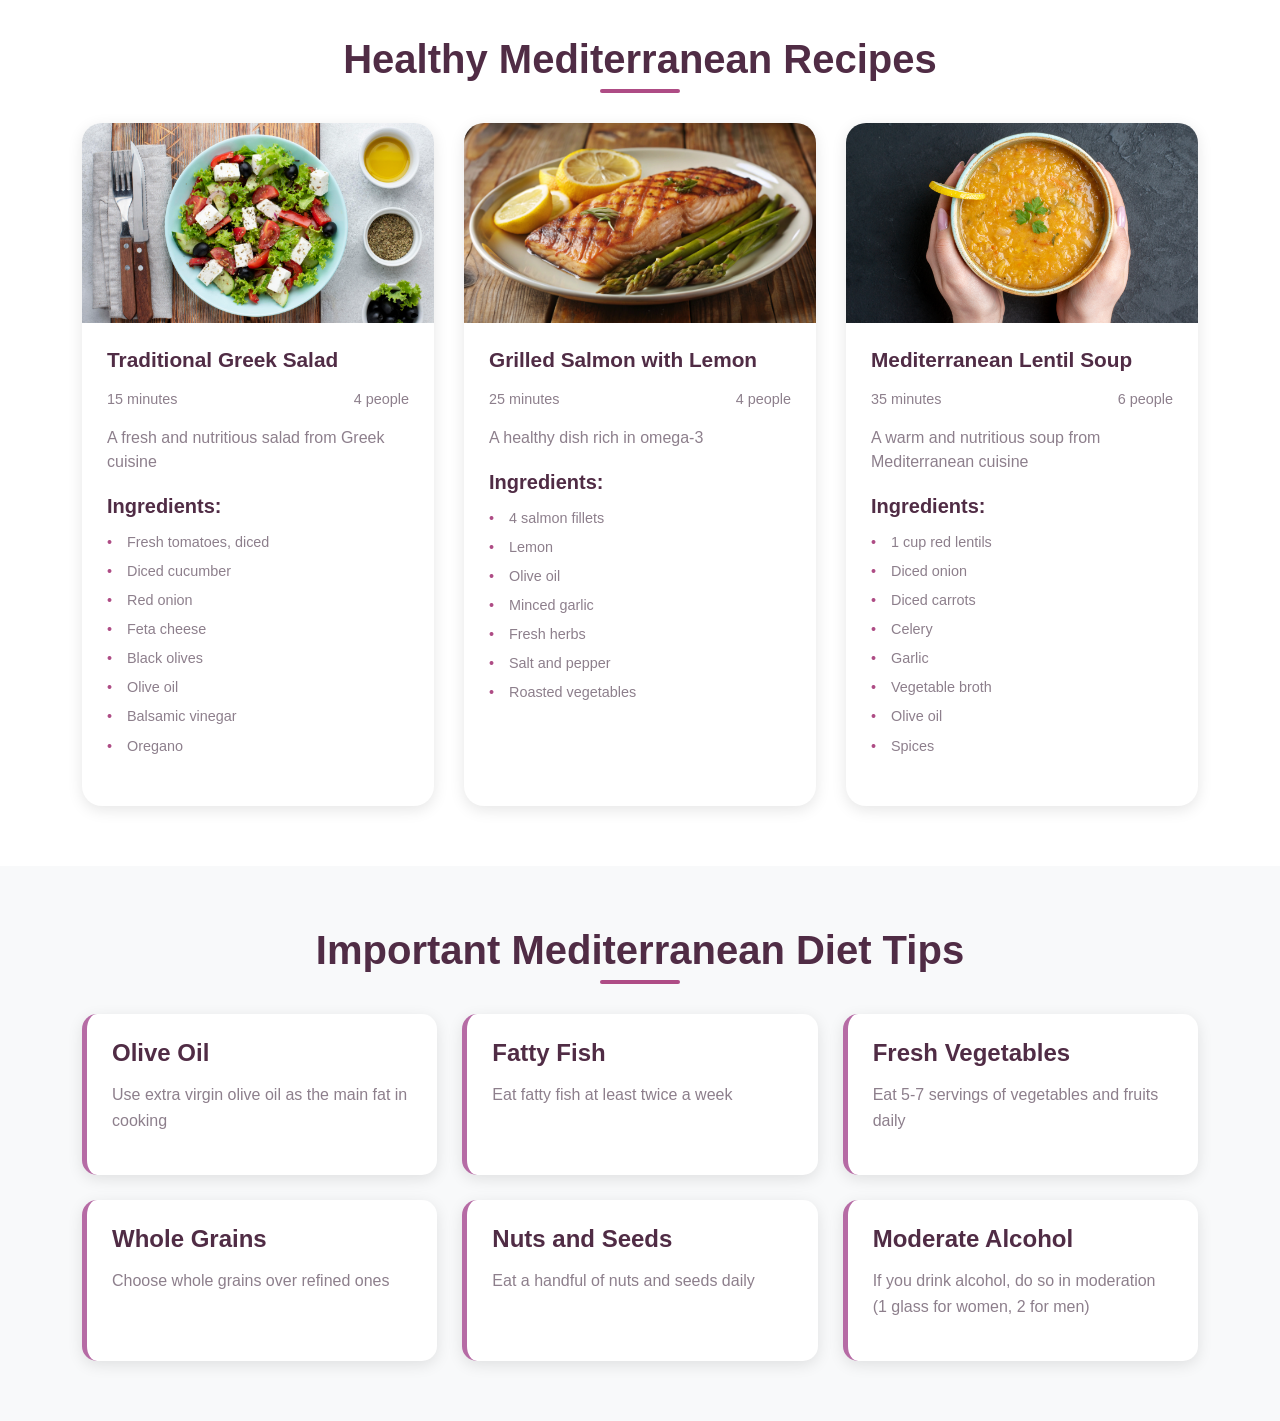
<file: mediterranean-diet.html>
<!DOCTYPE html>
<html lang="en">
<head>
    <meta charset="UTF-8">
    <meta name="viewport" content="width=device-width, initial-scale=1.0">
    <!-- Google Fonts Link -->
     <link rel="preconnect" href="https://fonts.googleapis.com">
     <link rel="preconnect" href="https://fonts.gstatic.com" crossorigin>
     <link href="https://fonts.googleapis.com/css2?family=Bodoni+Moda:ital,opsz,wght@0,6..96,400..900;1,6..96,400..900&family=Lato:ital,wght@0,100;0,300;0,400;0,700;0,900;1,100;1,300;1,400;1,700;1,900&family=Manrope:wght@200..800&family=Roboto+Condensed:ital,wght@0,100..900;1,100..900&family=Roboto+Mono:ital,wght@0,100..700;1,100..700&display=swap" rel="stylesheet">
    <!-- Bootstrap Link -->
    <link href="https://cdn.jsdelivr.net/npm/bootstrap@5.0.2/dist/css/bootstrap.min.css" rel="stylesheet" integrity="sha384-EVSTQN3/azprG1Anm3QDgpJLIm9Nao0Yz1ztcQTwFspd3yD65VohhpuuCOmLASjC" crossorigin="anonymous">
    <!-- Global css file for navbar -->
    <link rel="stylesheet" href="css/navbarStyla.css">
    <!-- custom css file for diet plans -->
    <link rel="stylesheet" href="css/diet-plans.css">
    <title>Mediterranean Diet - FitLife</title>
</head>
<body>
    <!-- start Navbar -->
    <nav class="navbar navbar-expand-lg navbar-light bg-white fixed-top shadow-sm">
        <div class="container">
          <a class="navbar-brand fw-bold primary-color fs-3 d-flex align-items-center" href="#home">
            FitLife
          </a>
          <button class="navbar-toggler border-0" type="button" data-bs-toggle="collapse" data-bs-target="#navbarSupportedContent" aria-controls="navbarSupportedContent" aria-expanded="false" aria-label="Toggle navigation">
            <span class="navbar-toggler-icon"></span>
          </button>
          <div class="collapse navbar-collapse" id="navbarSupportedContent">
            <ul class="navbar-nav me-auto mb-2 mb-lg-0">
              <li class="nav-item">
                <a class="nav-link fw-500" href="./index.html">Home</a>
              </li>
              <li class="nav-item">
                <a class="nav-link fw-500" href="./keto-diet.html">Diet Plans</a>
              </li>
              <li class="nav-item">
                <a class="nav-link fw-500" href="./exercises.html">Exercises</a>
              </li>
              <li class="nav-item">
                <a class="nav-link fw-500" href="./BMI_calculator.html">Calculators</a>
              </li>
            </ul>
            <ul class="navbar-nav ms-auto mb-2 mb-lg-0">
                <li class="nav-item">
                    <a class="nav-link fw-500" href="./login.html">Login</a>
                </li>
                <li class="nav-item">
                    <a class="nav-link btn ms-2 px-3 fw-500 register-btn" href="./register.html">Register</a>
                </li>
                <li class="nav-item">
                    <a class="nav-link fw-500" href="./profile.html">Profile</a>
                </li>
            </ul>
          </div>
        </div>
      </nav>
    <!-- end Navbar -->

    <!-- Diet Navigation -->
    <section class="diet-nav">
        <div class="container">
            <a href="vegan-diet.html" class="diet-nav-item">Vegan</a>
            <a href="keto-diet.html" class="diet-nav-item">Keto</a>
            <a href="mediterranean-diet.html" class="diet-nav-item active">Mediterranean</a>
            <a href="low-carb-diet.html" class="diet-nav-item">Low-Carb</a>
        </div>
    </section>

    <!-- Hero Section -->
    <section class="diet-hero">
        <div class="container text-center">
            <h1 class="pacifico-regular">Mediterranean Diet</h1>
            <p>A balanced and healthy diet inspired by traditional eating patterns of Mediterranean countries</p>
        </div>
    </section>

    <!-- Diet Overview -->
    <section class="diet-info-section">
        <div class="container">
            <h2 class="section-title">About the Mediterranean Diet</h2>
            <div class="row">
                <div class="col-lg-8 mx-auto">
                    <div class="tip-card">
                        <h4>What is the Mediterranean Diet?</h4>
                        <p>The Mediterranean diet is inspired by the traditional eating patterns of countries bordering the Mediterranean Sea, such as Italy, Greece, and Spain. This diet emphasizes plant-based foods, olive oil, fish, and whole grains while limiting red meat and processed foods. It's rich in antioxidants, healthy fats, and nutrients that promote heart health and longevity.</p>
                    </div>
                </div>
            </div>
            
            <div class="row mt-4">
                <div class="col-lg-3 col-md-6 mb-4">
                    <div class="tip-card text-center">
                        <h4>Heart Health</h4>
                        <p>Reduces risk of heart disease and cardiovascular problems</p>
                    </div>
                </div>
                <div class="col-lg-3 col-md-6 mb-4">
                    <div class="tip-card text-center">
                        <h4>Brain Health</h4>
                        <p>Improves cognitive function and reduces dementia risk</p>
                    </div>
                </div>
                <div class="col-lg-3 col-md-6 mb-4">
                    <div class="tip-card text-center">
                        <h4>Antioxidants</h4>
                        <p>Rich in antioxidants that fight inflammation</p>
                    </div>
                </div>
                <div class="col-lg-3 col-md-6 mb-4">
                    <div class="tip-card text-center">
                        <h4>Weight Management</h4>
                        <p>Helps maintain healthy weight and prevents obesity</p>
                    </div>
                </div>
            </div>
        </div>
    </section>

    <!-- Food Categories -->
    <section class="diet-info-section">
        <div class="container">
            <h2 class="section-title">Mediterranean Diet Foods</h2>
            <div class="food-categories">
                <!-- Allowed Foods -->
                <div class="food-category allowed">
                    <h3>Foods to Eat</h3>
                    <ul class="food-list">
                        <li>Extra virgin olive oil</li>
                        <li>Fresh vegetables (tomatoes, cucumbers, peppers)</li>
                        <li>Fresh and dried fruits</li>
                        <li>Whole grains (brown rice, quinoa)</li>
                        <li>Legumes (lentils, beans, chickpeas)</li>
                        <li>Fatty fish (salmon, tuna)</li>
                        <li>Nuts and seeds</li>
                        <li>Dairy products (cheese, yogurt)</li>
                        <li>Herbs and spices</li>
                    </ul>
                </div>

                <!-- Restricted Foods -->
                <div class="food-category restricted">
                    <h3> Foods to Limit</h3>
                    <ul class="food-list">
                        <li>Red meat (in small amounts)</li>
                        <li>Processed foods</li>
                        <li>Added sugars</li>
                        <li>Sugary drinks</li>
                        <li>Fast food</li>
                        <li>Artificial sweets</li>
                        <li>Hydrogenated oils</li>
                        <li>Excessive salt</li>
                        <li>Alcohol (in moderation only)</li>
                    </ul>
                </div>
            </div>
        </div>
    </section>

    <!-- Weekly Meal Plan -->
    <section class="diet-info-section">
        <div class="container">
            <h2 class="section-title">Weekly Mediterranean Meal Plan</h2>
            <div class="meal-plan">
                <p class="text-center mb-4" style="color: var(--text-light); font-size: 1.1rem;">Here's a balanced and diverse weekly meal plan for the Mediterranean diet</p>
                
                <div class="meal-plan-grid">
                    <!-- Monday -->
                    <div class="meal-day">
                        <h4>Monday</h4>
                        <div class="meal-time">
                            <h5>Breakfast</h5>
                            <p>Whole grain toast with olive oil + tomatoes + feta cheese</p>
                        </div>
                        <div class="meal-time">
                            <h5>Lunch</h5>
                            <p>Greek salad with olive oil + whole grain bread</p>
                        </div>
                        <div class="meal-time">
                            <h5>Dinner</h5>
                            <p>Grilled fish with vegetables + brown rice</p>
                        </div>
                    </div>

                    <!-- Tuesday -->
                    <div class="meal-day">
                        <h4>Tuesday</h4>
                        <div class="meal-time">
                            <h5>Breakfast</h5>
                            <p>Greek yogurt with berries and nuts</p>
                        </div>
                        <div class="meal-time">
                            <h5>Lunch</h5>
                            <p>Lentil soup with vegetables</p>
                        </div>
                        <div class="meal-time">
                            <h5>Dinner</h5>
                            <p>Grilled chicken with roasted vegetables</p>
                        </div>
                    </div>

                    <!-- Wednesday -->
                    <div class="meal-day">
                        <h4>Wednesday</h4>
                        <div class="meal-time">
                            <h5>Breakfast</h5>
                            <p>Omelet with vegetables and olive oil</p>
                        </div>
                        <div class="meal-time">
                            <h5>Lunch</h5>
                            <p>Quinoa salad with vegetables and hummus</p>
                        </div>
                        <div class="meal-time">
                            <h5>Dinner</h5>
                            <p>Pasta with vegetables and olive oil</p>
                        </div>
                    </div>

                    <!-- Thursday -->
                    <div class="meal-day">
                        <h4>Thursday</h4>
                        <div class="meal-time">
                            <h5>Breakfast</h5>
                            <p>Oatmeal with fruits and nuts</p>
                        </div>
                        <div class="meal-time">
                            <h5>Lunch</h5>
                            <p>Tuna salad with olive oil</p>
                        </div>
                        <div class="meal-time">
                            <h5>Dinner</h5>
                            <p>Roasted vegetables with cheese and thyme</p>
                        </div>
                    </div>

                    <!-- Friday -->
                    <div class="meal-day">
                        <h4>Friday</h4>
                        <div class="meal-time">
                            <h5>Breakfast</h5>
                            <p>Avocado toast with olive oil</p>
                        </div>
                        <div class="meal-time">
                            <h5>Lunch</h5>
                            <p>Vegetable soup with whole grains</p>
                        </div>
                        <div class="meal-time">
                            <h5>Dinner</h5>
                            <p>Salmon with vegetables and lemon</p>
                        </div>
                    </div>

                    <!-- Saturday -->
                    <div class="meal-day">
                        <h4>Saturday</h4>
                        <div class="meal-time">
                            <h5>Breakfast</h5>
                            <p>Whole grain pancakes with honey</p>
                        </div>
                        <div class="meal-time">
                            <h5>Lunch</h5>
                            <p>Chicken salad with olive oil</p>
                        </div>
                        <div class="meal-time">
                            <h5>Dinner</h5>
                            <p>Stuffed vegetables with rice and meat</p>
                        </div>
                    </div>

                    <!-- Sunday -->
                    <div class="meal-day">
                        <h4>Sunday</h4>
                        <div class="meal-time">
                            <h5>Breakfast</h5>
                            <p>Omelet with cheese and vegetables</p>
                        </div>
                        <div class="meal-time">
                            <h5>Lunch</h5>
                            <p>Greek salad with olive oil</p>
                        </div>
                        <div class="meal-time">
                            <h5>Dinner</h5>
                            <p>Grilled chicken with vegetables and brown rice</p>
                        </div>
                    </div>
                </div>
            </div>
        </div>
    </section>

    <!-- Recipes Section -->
    <section class="diet-info-section">
        <div class="container">
            <h2 class="section-title">Healthy Mediterranean Recipes</h2>
            <div class="recipe-grid">
                <!-- Recipe 1 -->
                <div class="recipe-card">
                    <img src="assets/images/top-view-salad-with-feta-cheese-cutting-board-with-olives.jpg" alt="Greek Salad" class="recipe-image">
                    <div class="recipe-content">
                        <h3>Traditional Greek Salad</h3>
                        <div class="recipe-meta">
                            <span> 15 minutes</span>
                            <span>4 people</span>
                        </div>
                        <p class="recipe-description">A fresh and nutritious salad from Greek cuisine</p>
                        <div class="recipe-ingredients">
                            <h5>Ingredients:</h5>
                            <ul>
                                <li>Fresh tomatoes, diced</li>
                                <li>Diced cucumber</li>
                                <li>Red onion</li>
                                <li>Feta cheese</li>
                                <li>Black olives</li>
                                <li>Olive oil</li>
                                <li>Balsamic vinegar</li>
                                <li>Oregano</li>
                            </ul>
                        </div>
                    </div>
                </div>

                <!-- Recipe 2 -->
                <div class="recipe-card">
                    <img src="assets/images/grilled-salmon-fillet-with-asparagus-lemon-wedges-plate.jpg" alt="Grilled Salmon" class="recipe-image">
                    <div class="recipe-content">
                        <h3>Grilled Salmon with Lemon</h3>
                        <div class="recipe-meta">
                            <span> 25 minutes</span>
                            <span> 4 people</span>
                        </div>
                        <p class="recipe-description">A healthy dish rich in omega-3</p>
                        <div class="recipe-ingredients">
                            <h5>Ingredients:</h5>
                            <ul>
                                <li>4 salmon fillets</li>
                                <li>Lemon</li>
                                <li>Olive oil</li>
                                <li>Minced garlic</li>
                                <li>Fresh herbs</li>
                                <li>Salt and pepper</li>
                                <li>Roasted vegetables</li>
                            </ul>
                        </div>
                    </div>
                </div>

                <!-- Recipe 3 -->
                <div class="recipe-card">
                    <img src="assets/images/top-view-delicious-lentil-soup-with-female-holding-plate-dark-bread-loafs-dark-surface.jpg" alt="Lentil Soup" class="recipe-image">
                    <div class="recipe-content">
                        <h3>Mediterranean Lentil Soup</h3>
                        <div class="recipe-meta">
                            <span> 35 minutes</span>
                            <span>6 people</span>
                        </div>
                        <p class="recipe-description">A warm and nutritious soup from Mediterranean cuisine</p>
                        <div class="recipe-ingredients">
                            <h5>Ingredients:</h5>
                            <ul>
                                <li>1 cup red lentils</li>
                                <li>Diced onion</li>
                                <li>Diced carrots</li>
                                <li>Celery</li>
                                <li>Garlic</li>
                                <li>Vegetable broth</li>
                                <li>Olive oil</li>
                                <li>Spices</li>
                            </ul>
                        </div>
                    </div>
                </div>
            </div>
        </div>
    </section>

    <!-- Tips Section -->
    <section class="diet-info-section">
        <div class="container">
            <h2 class="section-title">Important Mediterranean Diet Tips</h2>
            <div class="tips-grid">
                <div class="tip-card">
                    <h4>Olive Oil</h4>
                    <p>Use extra virgin olive oil as the main fat in cooking</p>
                </div>
                <div class="tip-card">
                    <h4>Fatty Fish</h4>
                    <p>Eat fatty fish at least twice a week</p>
                </div>
                <div class="tip-card">
                    <h4>Fresh Vegetables</h4>
                    <p>Eat 5-7 servings of vegetables and fruits daily</p>
                </div>
                <div class="tip-card">
                    <h4>Whole Grains</h4>
                    <p>Choose whole grains over refined ones</p>
                </div>
                <div class="tip-card">
                    <h4>Nuts and Seeds</h4>
                    <p>Eat a handful of nuts and seeds daily</p>
                </div>
                <div class="tip-card">
                    <h4>Moderate Alcohol</h4>
                    <p>If you drink alcohol, do so in moderation (1 glass for women, 2 for men)</p>
                </div>
            </div>
        </div>
    </section>


    <!-- Back to Home Button -->
    <a href="index.html" class="back-to-home" title="Back to Home">
        🏠
    </a>

    <!-- Bootstrap JS -->
    <script src="https://cdn.jsdelivr.net/npm/bootstrap@5.0.2/dist/js/bootstrap.bundle.min.js" integrity="sha384-MrcW6ZMFYlzcLA8Nl+NtUVF0sA7MsXsP1UyJoMp4YLEuNSfAP+JcXn/tWtIaxVXM" crossorigin="anonymous"></script>
    
    <!-- Custom JS -->
    <script src="js/diet-plans.js"></script>
</body>
</html>
</file>
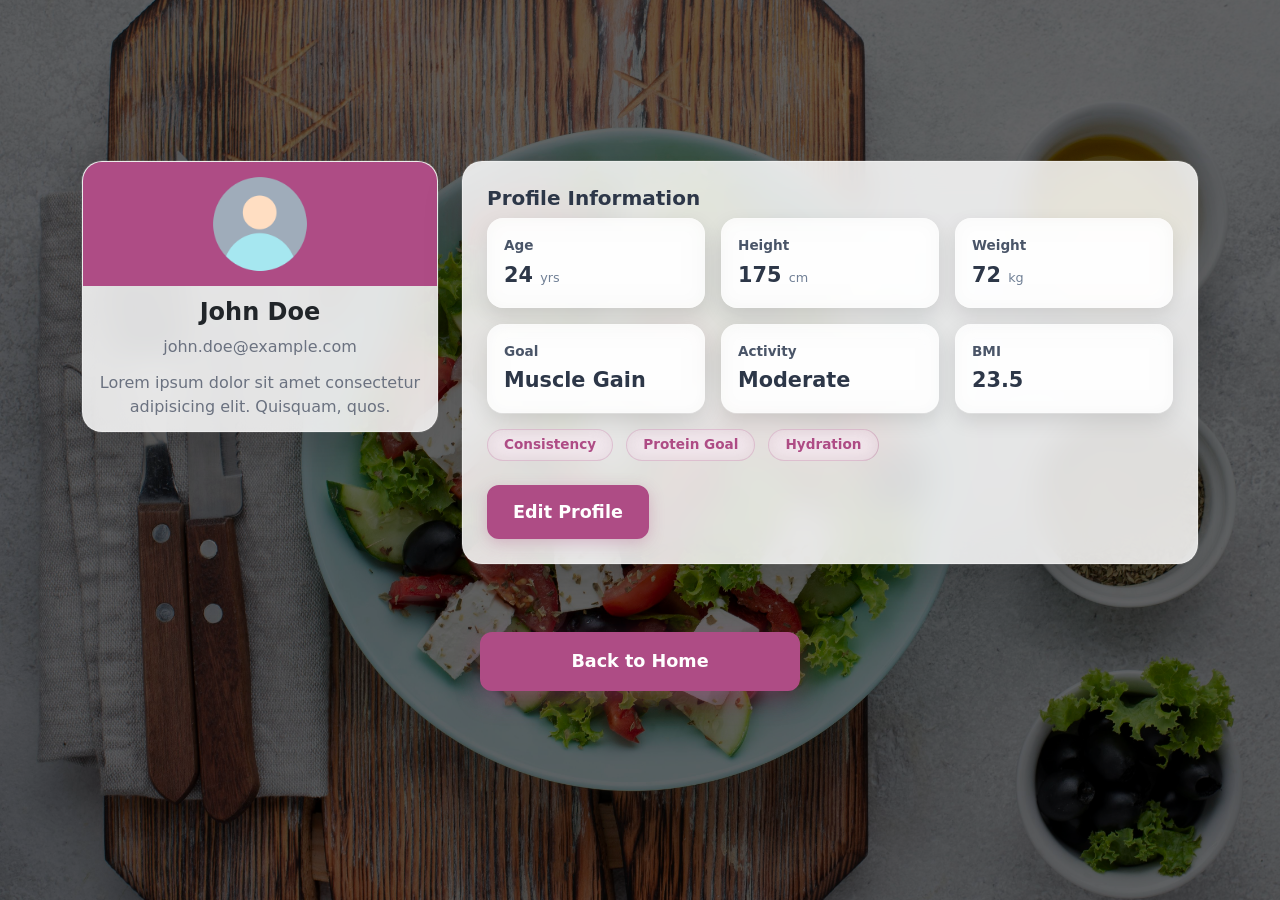
<file: profile.html>
<!DOCTYPE html>
<html lang="en">
<head>
    <meta charset="UTF-8">
    <meta name="viewport" content="width=device-width, initial-scale=1.0">
    <!-- Google Fonts Link -->
    <link rel="preconnect" href="https://fonts.googleapis.com">
    <link rel="preconnect" href="https://fonts.gstatic.com" crossorigin>
    <link href="https://fonts.googleapis.com/css2?family=Bodoni+Moda:ital,opsz,wght@0,6..96,400..900;1,6..96,400..900&family=Lato:ital,wght@0,100;0,300;0,400;0,700;0,900;1,100;1,300;1,400;1,700;1,900&family=Manrope:wght@200..800&family=Roboto+Condensed:ital,wght@0,100..900;1,100..900&family=Roboto+Mono:ital,wght@0,100..700;1,100..700&display=swap" rel="stylesheet">
    <!-- Booststrape Link -->
    <link href="https://cdn.jsdelivr.net/npm/bootstrap@5.0.2/dist/css/bootstrap.min.css" rel="stylesheet" integrity="sha384-EVSTQN3/azprG1Anm3QDgpJLIm9Nao0Yz1ztcQTwFspd3yD65VohhpuuCOmLASjC" crossorigin="anonymous">
    <!-- Custom Profile CSS -->
    <link rel="stylesheet" href="css/profile.css">
    <title>Profile</title>
</head>
<body>
    <!-- start Profile -->
    <div class="profile-section">
        <div class="container">
            <div class="row d-flex justify-content-center gap-2 gap-md-0">
                <div class="col-12 col-md-6 col-lg-4">
                    <div class="profile-card">
                        <div class="image">
                            <img src="./assets/images/profile_16903494.png" class="img-fluid" width="100" height="100" alt="Profile">
                        </div>
                        <h3>John Doe</h3>
                        <p>john.doe@example.com</p>
                        <p>Lorem ipsum dolor sit amet consectetur adipisicing elit. Quisquam, quos.</p>
                    </div>
                </div>
                <div class="col-12 col-md-6 col-lg-8">
                    <div class="profile-info">
                        <h3>Profile Information</h3>
                        <div class="row g-3">
                            <div class="col-6 col-lg-4">
                                <div class="stat-card">
                                    <div class="label">Age</div>
                                    <div class="value"><span id="statAge">24</span> <span class="unit">yrs</span></div>
                                </div>
                            </div>
                            <div class="col-6 col-lg-4">
                                <div class="stat-card">
                                    <div class="label">Height</div>
                                    <div class="value"><span id="statHeight">175</span> <span class="unit">cm</span></div>
                                </div>
                            </div>
                            <div class="col-6 col-lg-4">
                                <div class="stat-card">
                                    <div class="label">Weight</div>
                                    <div class="value"><span id="statWeight">72</span> <span class="unit">kg</span></div>
                                </div>
                            </div>
                            <div class="col-6 col-lg-4">
                                <div class="stat-card">
                                    <div class="label">Goal</div>
                                    <div class="value" id="statGoal">Muscle Gain</div>
                                </div>
                            </div>
                            <div class="col-6 col-lg-4">
                                <div class="stat-card">
                                    <div class="label">Activity</div>
                                    <div class="value" id="statActivity">Moderate</div>
                                </div>
                            </div>
                            <div class="col-6 col-lg-4">
                                <div class="stat-card">
                                    <div class="label">BMI</div>
                                    <div class="value" id="statBMI">23.5</div>
                                </div>
                            </div>
                        </div>
                        <div class="badges mt-3">
                            <span class="badge">Consistency</span>
                            <span class="badge">Protein Goal</span>
                            <span class="badge">Hydration</span>
                        </div>
                        <a href="#" class="btn mt-3" data-bs-toggle="modal" data-bs-target="#editProfile">Edit Profile</a>
                    </div>
                </div>
            </div>
        </div>
        <a href="./index.html" class="btn btn-primary w-25 my-5">Back to Home</a>
    </div>
    <!-- end Profile -->
    <!-- modal for edit profile -->
    <div class="modal fade" tabindex="-1" id="editProfile">
        <div class="modal-dialog">
          <div class="modal-content">
            <div class="modal-header">
              <h5 class="modal-title">Edit Profile</h5>
              <button type="button" class="btn-close" data-bs-dismiss="modal" aria-label="Close"></button>
            </div>
            <div class="modal-body">
              <form id="editForm">
                <div class="mb-3">
                    <label class="form-label" for="fullName">Full name</label>
                    <input type="text" id="fullName" name="fullName" class="form-control form-control-lg" placeholder="John Doe" required autofocus>
                </div>
                <div class="mb-3">
                    <label class="form-label" for="image">Image</label>
                    <input type="file" id="image" name="image" class="form-control form-control-lg" required>
                </div>
                <div class="row g-3">
                    <div class="col-md-4">
                        <label class="form-label" for="age">Age</label>
                        <input type="number" id="age" name="age" class="form-control form-control-lg" min="12" max="100" placeholder="24" required>
                    </div>
                    <div class="col-md-4">
                        <label class="form-label" for="gender">Gender</label>
                        <select id="gender" name="gender" class="form-select form-select-lg" required>
                            <option value="" selected disabled>Choose...</option>
                            <option value="male">Male</option>
                            <option value="female">Female</option>
                        </select>
                    </div>
                    <div class="col-md-4">
                        <label class="form-label" for="goal">Goal</label>
                        <select id="goal" name="goal" class="form-select form-select-lg" required>
                            <option value="" selected disabled>Choose...</option>
                            <option value="loss">Weight loss</option>
                            <option value="gain">Muscle gain</option>
                            <option value="maintain">Maintain weight</option>
                        </select>
                    </div>
                </div>
                <div class="row g-3 mt-0">
                    <div class="col-md-6">
                        <label class="form-label" for="height">Height (cm)</label>
                        <div class="input-group input-group-lg">
                            <input type="number" id="height" name="height" class="form-control" min="100" max="250" step="0.5" placeholder="175" required>
                            <span class="input-group-text">cm</span>
                        </div>
                    </div>
                    <div class="col-md-6">
                        <label class="form-label" for="weight">Weight (kg)</label>
                        <div class="input-group input-group-lg">
                            <input type="number" id="weight" name="weight" class="form-control" min="30" max="300" step="0.1" placeholder="72" required>
                            <span class="input-group-text">kg</span>
                        </div>
                    </div>
                </div>
                <div class="mb-3 mt-3">
                    <label class="form-label" for="activity">Activity level</label>
                    <select id="activity" name="activity" class="form-select form-select-lg" required>
                        <option value="" selected disabled>Select activity</option>
                        <option value="sedentary">Sedentary</option>
                        <option value="light">Lightly active</option>
                        <option value="moderate">Moderately active</option>
                        <option value="very">Very active</option>
                    </select>
                    <div class="form-text">Used to estimate your daily calories (TDEE).</div>
                </div>
            </form>
            </div>
            <div class="modal-footer">
              <button type="button" class="btn btn-secondary" data-bs-dismiss="modal">Close</button>
              <button type="submit" form="editForm" class="btn btn-primary">Save changes</button>
            </div>
          </div>
        </div>
      </div>
     <!-- end modal for edit profile -->




    <!-- Bootstrap Bundle with Popper -->
    <script src="https://cdn.jsdelivr.net/npm/bootstrap@5.0.2/dist/js/bootstrap.bundle.min.js" integrity="sha384-MrcW6ZMFYlzcLA8Nl+NtUVF0sA7MsXsP1UyJoMp4YLEuNSfAP+JcXn/tWtIaxVXM" crossorigin="anonymous"></script>
</body>
</html>
</file>
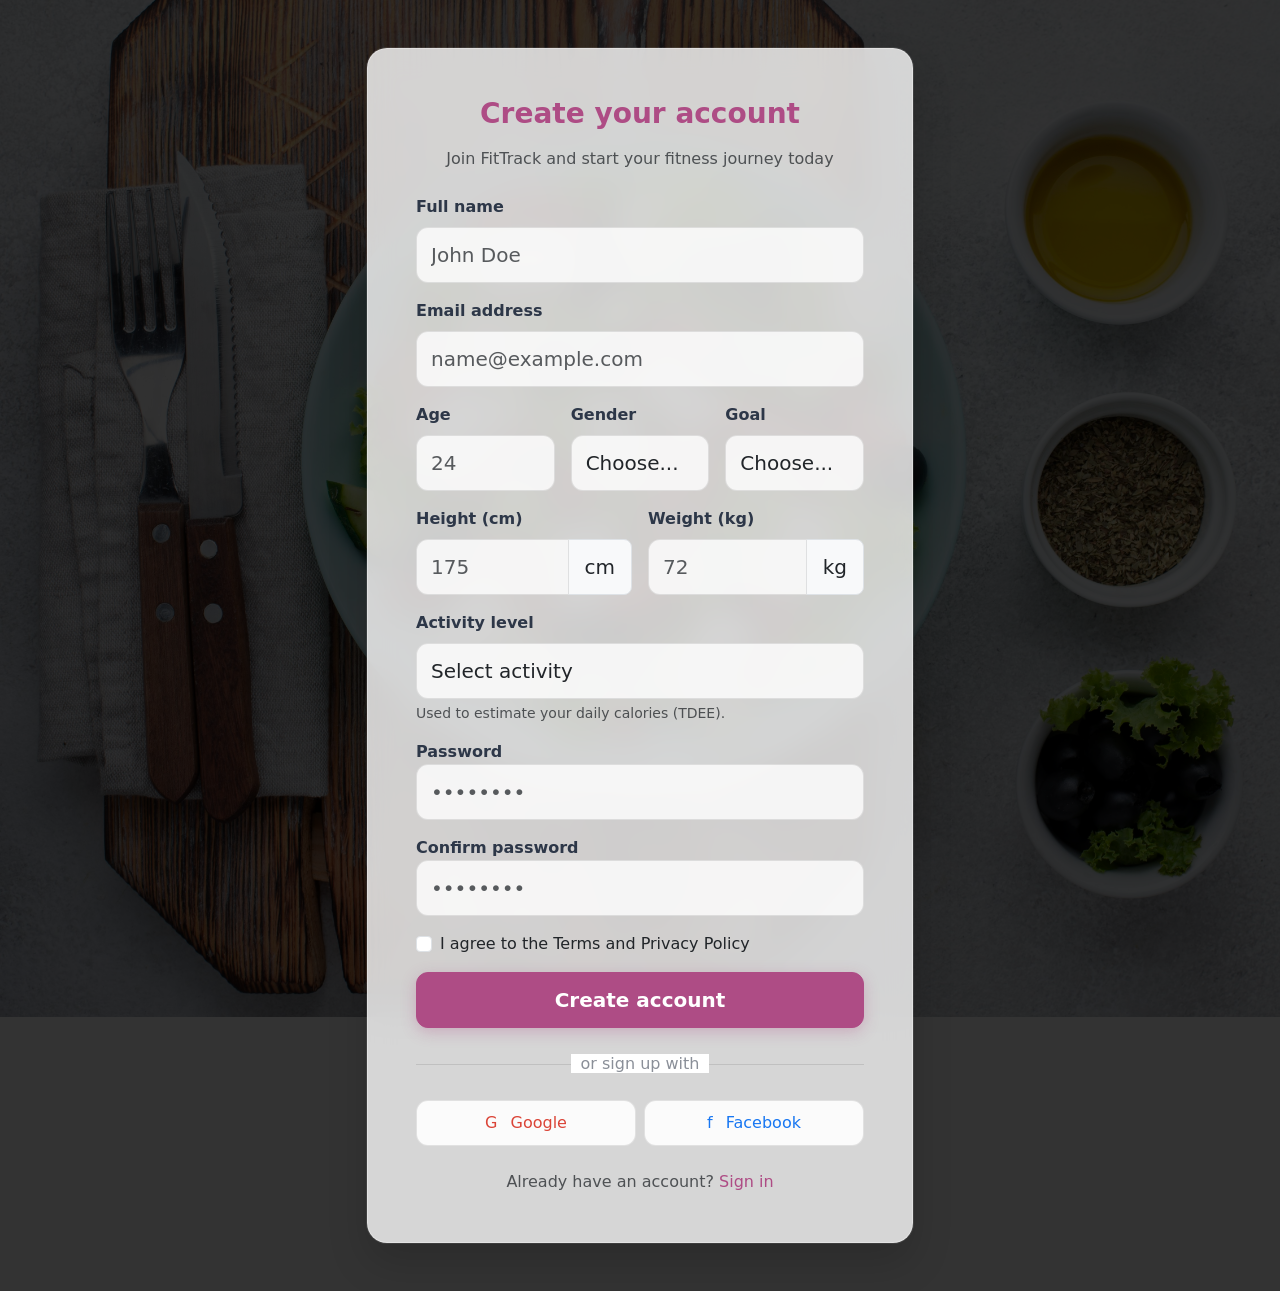
<file: register.html>
<!DOCTYPE html>
<html lang="en">
<head>
    <meta charset="UTF-8">
    <meta name="viewport" content="width=device-width, initial-scale=1.0">
    <!-- Booststrape Link -->
    <link href="https://cdn.jsdelivr.net/npm/bootstrap@5.0.2/dist/css/bootstrap.min.css" rel="stylesheet" integrity="sha384-EVSTQN3/azprG1Anm3QDgpJLIm9Nao0Yz1ztcQTwFspd3yD65VohhpuuCOmLASjC" crossorigin="anonymous">
    <!-- Custom login & register CSS -->
    <link rel="stylesheet" href="css/Auth.css">
    <title>Register</title>
</head>
<body>
    
    <!-- start Register -->
    <section id="register" class="login-section py-5">
        <div class="container">
            <div class="row justify-content-center">
                <div class="col-12 col-md-8 col-lg-6">
                    <div class="login-card p-4 p-md-5">
                        <h3 class="text-center mb-3 primary-color">Create your account</h3>
                        <p class="text-center text-muted mb-4">Join FitTrack and start your fitness journey today</p>
                        <form>
                            <div class="mb-3">
                                <label class="form-label">Full name</label>
                                <input type="text" class="form-control form-control-lg" placeholder="John Doe" required>
                            </div>
                            <div class="mb-3">
                                <label class="form-label">Email address</label>
                                <input type="email" class="form-control form-control-lg" placeholder="name@example.com" required>
                            </div>
                            <div class="row g-3">
                                <div class="col-md-4">
                                    <label class="form-label">Age</label>
                                    <input type="number" class="form-control form-control-lg" min="12" max="100" placeholder="24" required>
                                </div>
                                <div class="col-md-4">
                                    <label class="form-label">Gender</label>
                                    <select class="form-select form-select-lg" required>
                                        <option value="" selected disabled>Choose...</option>
                                        <option value="male">Male</option>
                                        <option value="female">Female</option>
                                    </select>
                                </div>
                                <div class="col-md-4">
                                    <label class="form-label">Goal</label>
                                    <select class="form-select form-select-lg" required>
                                        <option value="" selected disabled>Choose...</option>
                                        <option value="loss">Weight loss</option>
                                        <option value="gain">Muscle gain</option>
                                        <option value="maintain">Maintain weight</option>
                                    </select>
                                </div>
                            </div>
                            <div class="row g-3 mt-0">
                                <div class="col-md-6">
                                    <label class="form-label">Height (cm)</label>
                                    <div class="input-group input-group-lg">
                                        <input type="number" class="form-control" min="100" max="250" placeholder="175" required>
                                        <span class="input-group-text">cm</span>
                                    </div>
                                </div>
                                <div class="col-md-6">
                                    <label class="form-label">Weight (kg)</label>
                                    <div class="input-group input-group-lg">
                                        <input type="number" class="form-control" min="30" max="300" placeholder="72" required>
                                        <span class="input-group-text">kg</span>
                                    </div>
                                </div>
                            </div>
                            <div class="mb-3 mt-3">
                                <label class="form-label">Activity level</label>
                                <select class="form-select form-select-lg" required>
                                    <option value="" selected disabled>Select activity</option>
                                    <option value="sedentary">Sedentary</option>
                                    <option value="light">Lightly active</option>
                                    <option value="moderate">Moderately active</option>
                                    <option value="very">Very active</option>
                                </select>
                                <div class="form-text">Used to estimate your daily calories (TDEE).</div>
                            </div>
                            <div class="mb-3">
                                <label class="form-label mb-0">Password</label>
                                <input type="password" class="form-control form-control-lg" placeholder="••••••••" minlength="6" required>
                            </div>
                            <div class="mb-3">
                                <label class="form-label mb-0">Confirm password</label>
                                <input type="password" class="form-control form-control-lg" placeholder="••••••••" minlength="6" required>
                            </div>
                            <div class="form-check mb-3">
                                <input class="form-check-input" type="checkbox" id="terms" required>
                                <label class="form-check-label" for="terms">I agree to the Terms and Privacy Policy</label>
                            </div>
                            <button type="submit" class="btn btn-primary btn-lg w-100">Create account</button>
                        </form>
                        <div class="sep my-4 text-center"><span>or sign up with</span></div>
                        <div class="row g-2">
                            <div class="col-6"><button class="btn btn-google w-100"><span class="me-2">G</span> Google</button></div>
                            <div class="col-6"><button class="btn btn-facebook w-100"><span class="me-2">f</span> Facebook</button></div>
                        </div>
                        <p class="text-center text-muted mt-4 mb-0">Already have an account? <a href="login.html">Sign in</a></p>
                    </div>
                </div>
            </div>
        </div>
    </section>
    <!-- end Login -->
    
    <!-- Bootstrap Bundle with Popper -->
     <script src="https://cdn.jsdelivr.net/npm/bootstrap@5.0.2/dist/js/bootstrap.bundle.min.js" integrity="sha384-MrcW6ZMFYlzcLA8Nl+NtUVF0sA7MsXsP1UyJoMp4YLEuNSfAP+JcXn/tWtIaxVXM" crossorigin="anonymous"></script>
</body>
</html>
</file>
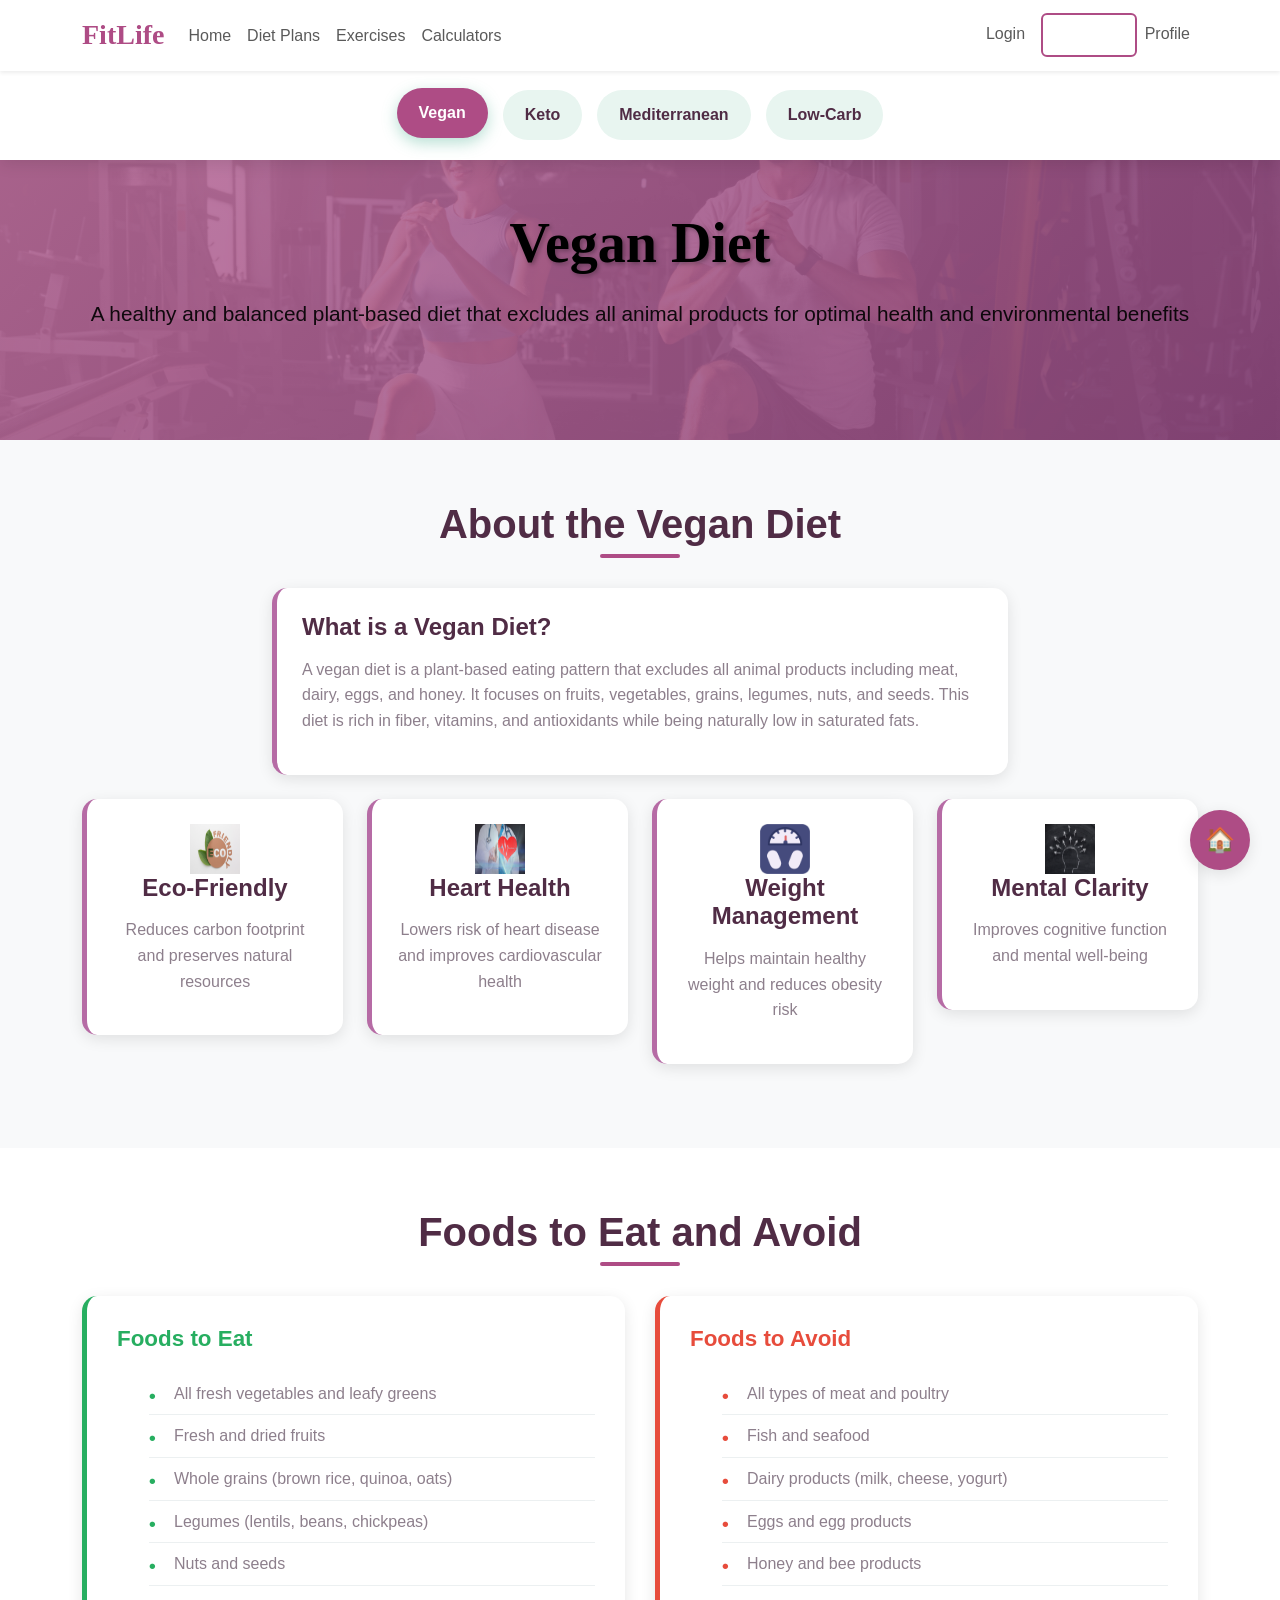
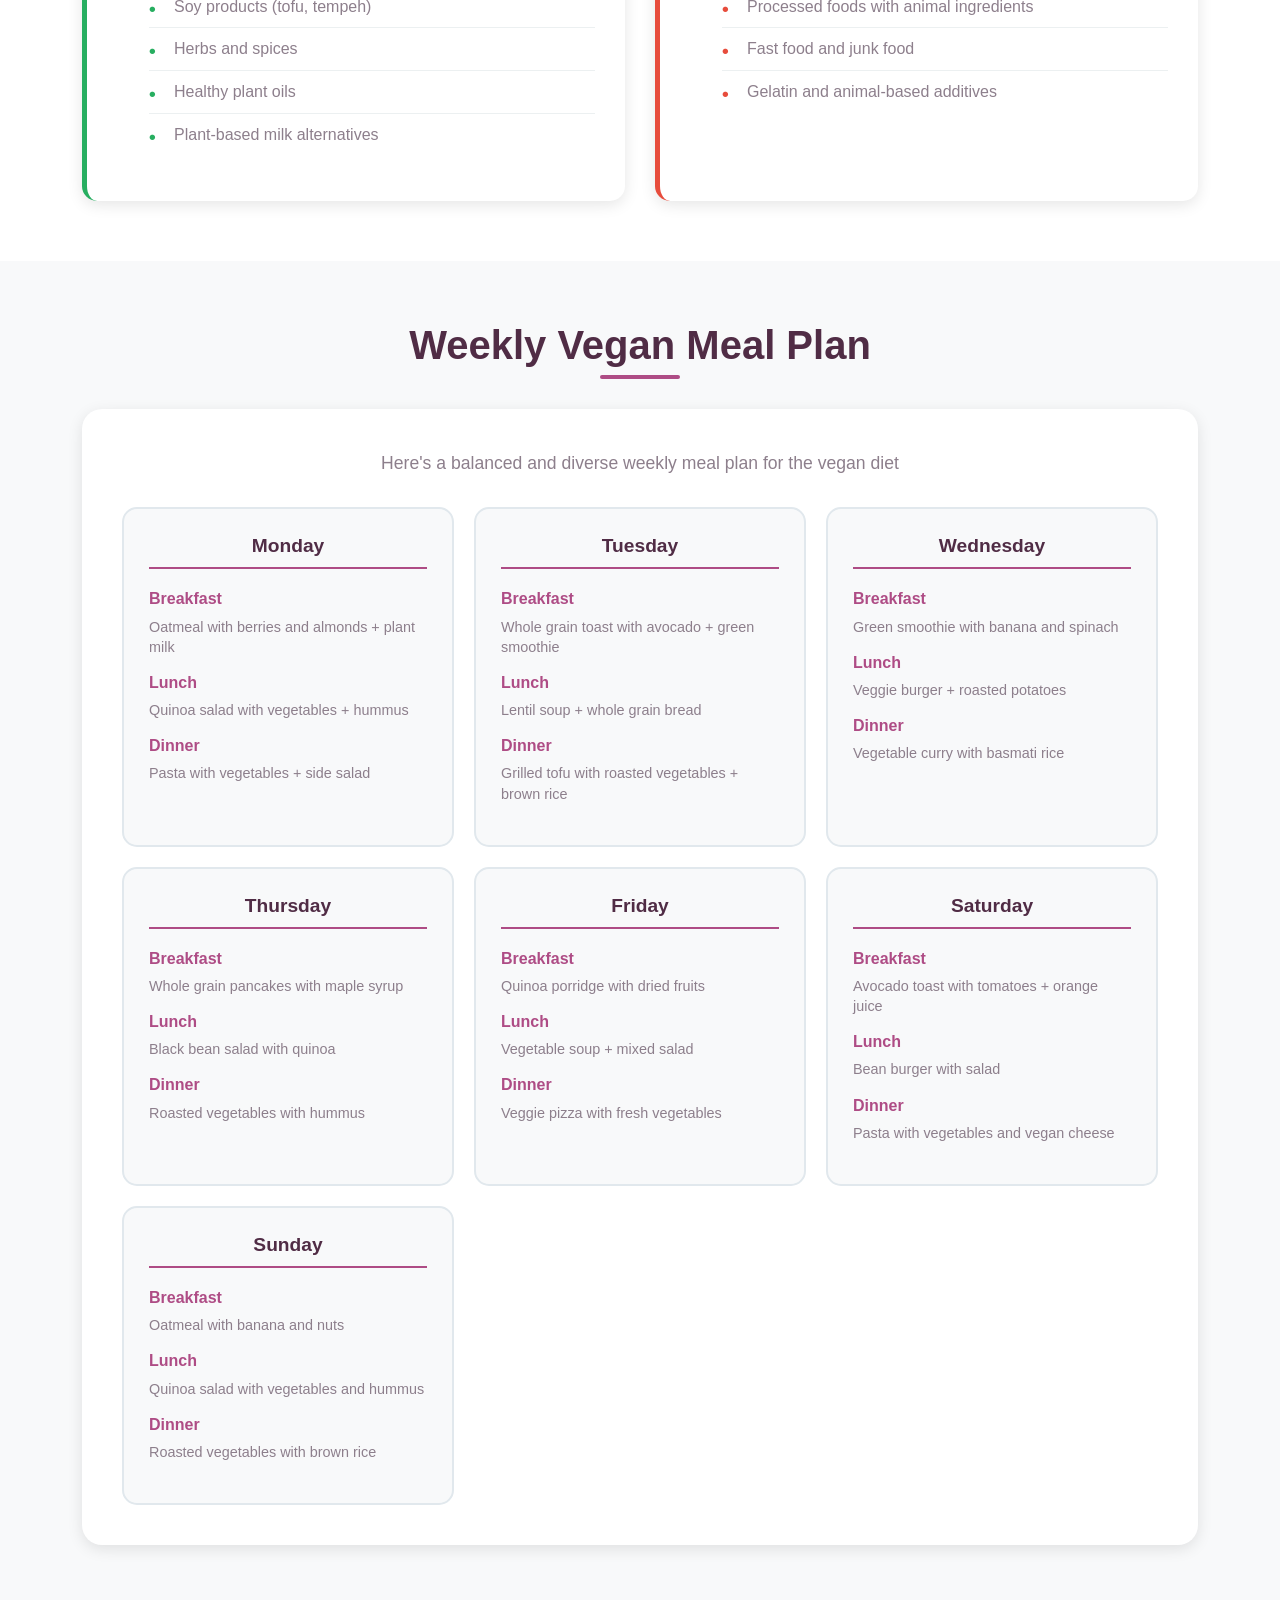
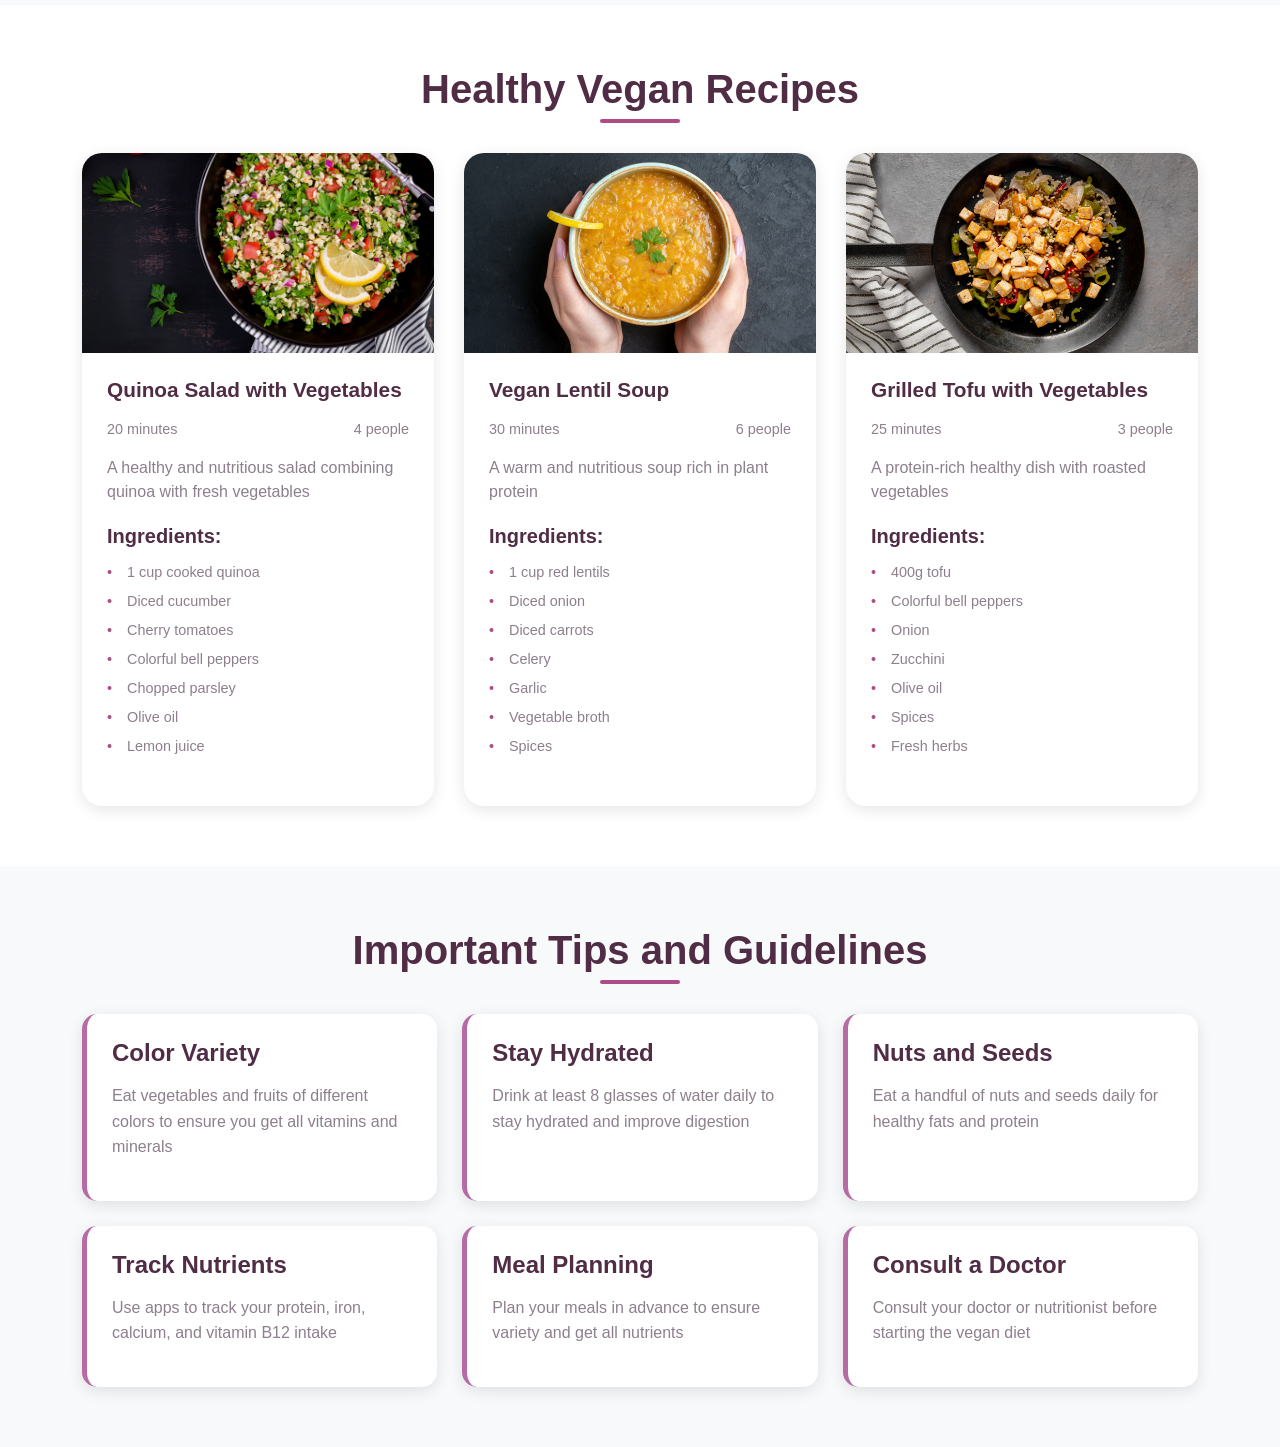
<file: vegan-diet.html>
<!DOCTYPE html>
<html lang="en">
<head>
    <meta charset="UTF-8">
    <meta name="viewport" content="width=device-width, initial-scale=1.0">
    <!-- Google Fonts Link -->
     <link rel="preconnect" href="https://fonts.googleapis.com">
     <link rel="preconnect" href="https://fonts.gstatic.com" crossorigin>
     <link href="https://fonts.googleapis.com/css2?family=Bodoni+Moda:ital,opsz,wght@0,6..96,400..900;1,6..96,400..900&family=Lato:ital,wght@0,100;0,300;0,400;0,700;0,900;1,100;1,300;1,400;1,700;1,900&family=Manrope:wght@200..800&family=Roboto+Condensed:ital,wght@0,100..900;1,100..900&family=Roboto+Mono:ital,wght@0,100..700;1,100..700&display=swap" rel="stylesheet">
    <!-- Bootstrap Link -->
    <link href="https://cdn.jsdelivr.net/npm/bootstrap@5.0.2/dist/css/bootstrap.min.css" rel="stylesheet" integrity="sha384-EVSTQN3/azprG1Anm3QDgpJLIm9Nao0Yz1ztcQTwFspd3yD65VohhpuuCOmLASjC" crossorigin="anonymous">
    <!-- Global css file for navbar -->
    <link rel="stylesheet" href="css/navbarStyla.css">
    <!-- custom css file for diet plans -->
    <link rel="stylesheet" href="css/diet-plans.css">
    <title>Vegan Diet - FitLife</title>
</head>
<body>
    <!-- start Navbar -->
    <nav class="navbar navbar-expand-lg navbar-light bg-white fixed-top shadow-sm">
        <div class="container">
          <a class="navbar-brand fw-bold primary-color fs-3 d-flex align-items-center" href="#home">
            FitLife
          </a>
          <button class="navbar-toggler border-0" type="button" data-bs-toggle="collapse" data-bs-target="#navbarSupportedContent" aria-controls="navbarSupportedContent" aria-expanded="false" aria-label="Toggle navigation">
            <span class="navbar-toggler-icon"></span>
          </button>
          <div class="collapse navbar-collapse" id="navbarSupportedContent">
            <ul class="navbar-nav me-auto mb-2 mb-lg-0">
              <li class="nav-item">
                <a class="nav-link fw-500" href="./index.html">Home</a>
              </li>
              <li class="nav-item">
                <a class="nav-link fw-500" href="./keto-diet.html">Diet Plans</a>
              </li>
              <li class="nav-item">
                <a class="nav-link fw-500" href="./exercises.html">Exercises</a>
              </li>
              <li class="nav-item">
                <a class="nav-link fw-500" href="./BMI_calculator.html">Calculators</a>
              </li>
            </ul>
            <ul class="navbar-nav ms-auto mb-2 mb-lg-0">
                <li class="nav-item">
                    <a class="nav-link fw-500" href="./login.html">Login</a>
                </li>
                <li class="nav-item">
                    <a class="nav-link btn ms-2 px-3 fw-500 register-btn" href="./register.html">Register</a>
                </li>
                <li class="nav-item">
                    <a class="nav-link fw-500" href="./profile.html">Profile</a>
                </li>
            </ul>
          </div>
        </div>
      </nav>
    <!-- end Navbar -->

    <!-- Diet Navigation -->
    <section class="diet-nav">
        <div class="container">
            <a href="vegan-diet.html" class="diet-nav-item active">Vegan</a>
            <a href="keto-diet.html" class="diet-nav-item">Keto</a>
            <a href="mediterranean-diet.html" class="diet-nav-item">Mediterranean</a>
            <a href="low-carb-diet.html" class="diet-nav-item">Low-Carb</a>
        </div>
    </section>

    <!-- Hero Section -->
    <section class="diet-hero">
        <div class="container text-center">
            <h1 class="pacifico-regular">Vegan Diet</h1>
            <p>A healthy and balanced plant-based diet that excludes all animal products for optimal health and environmental benefits</p>
        </div>
    </section>

    <!-- Diet Overview -->
    <section class="diet-info-section">
        <div class="container">
            <h2 class="section-title">About the Vegan Diet</h2>
            <div class="row">
                <div class="col-lg-8 mx-auto">
                    <div class="tip-card">
                        <h4>What is a Vegan Diet?</h4>
                        <p>A vegan diet is a plant-based eating pattern that excludes all animal products including meat, dairy, eggs, and honey. It focuses on fruits, vegetables, grains, legumes, nuts, and seeds. This diet is rich in fiber, vitamins, and antioxidants while being naturally low in saturated fats.</p>
                    </div>
                </div>
            </div>
            
            <div class="row mt-4">
                <div class="col-lg-3 col-md-6 mb-4">
                    <div class="tip-card text-center">
                        <div class="tip-icon"><img src="assets/images/eco-friendly-sign.jpg"  alt="Eco-Friendly" width="50" height="50"></div>
                        <h4>Eco-Friendly</h4>
                        <p>Reduces carbon footprint and preserves natural resources</p>
                    </div>
                </div>
                <div class="col-lg-3 col-md-6 mb-4">
                    <div class="tip-card text-center">
                        <div class="tip-icon"><img src="assets/images/heart-cardiac-career-billboard-rate.jpg"  alt="Heart Health" width="50" height="50"></div>
                        <h4>Heart Health</h4>
                        <p>Lowers risk of heart disease and improves cardiovascular health</p>
                    </div>
                </div>
                <div class="col-lg-3 col-md-6 mb-4">
                    <div class="tip-card text-center">
                        <div class="tip-icon"><img src="assets/images/weight-scale_10895924.png"  alt="Eco-Friendly" width="50" height="50"></div>
                        <h4>Weight Management</h4>
                        <p>Helps maintain healthy weight and reduces obesity risk</p>
                    </div>
                </div>
                <div class="col-lg-3 col-md-6 mb-4">
                    <div class="tip-card text-center">
                        <div class="tip-icon"><img src="assets/images/chalkboard-drawing-head-arrows.jpg"  alt="Mental Clarity" width="50" height="50"></div>
                        <h4>Mental Clarity</h4>
                        <p>Improves cognitive function and mental well-being</p>
                    </div>
                </div>
            </div>
        </div>
    </section>

    <!-- Food Categories -->
    <section class="diet-info-section">
        <div class="container">
            <h2 class="section-title">Foods to Eat and Avoid</h2>
            <div class="food-categories">
                <!-- Allowed Foods -->
                <div class="food-category allowed">
                    <h3>Foods to Eat</h3>
                    <ul class="food-list">
                        <li>All fresh vegetables and leafy greens</li>
                        <li>Fresh and dried fruits</li>
                        <li>Whole grains (brown rice, quinoa, oats)</li>
                        <li>Legumes (lentils, beans, chickpeas)</li>
                        <li>Nuts and seeds</li>
                        <li>Soy products (tofu, tempeh)</li>
                        <li>Herbs and spices</li>
                        <li>Healthy plant oils</li>
                        <li>Plant-based milk alternatives</li>
                    </ul>
                </div>

                <!-- Restricted Foods -->
                <div class="food-category restricted">
                    <h3>Foods to Avoid</h3>
                    <ul class="food-list">
                        <li>All types of meat and poultry</li>
                        <li>Fish and seafood</li>
                        <li>Dairy products (milk, cheese, yogurt)</li>
                        <li>Eggs and egg products</li>
                        <li>Honey and bee products</li>
                        <li>Processed foods with animal ingredients</li>
                        <li>Fast food and junk food</li>
                        <li>Gelatin and animal-based additives</li>
                    </ul>
                </div>
            </div>
        </div>
    </section>

    <!-- Weekly Meal Plan -->
    <section class="diet-info-section">
        <div class="container">
            <h2 class="section-title">Weekly Vegan Meal Plan</h2>
            <div class="meal-plan">
                <p class="text-center mb-4" style="color: var(--text-light); font-size: 1.1rem;">Here's a balanced and diverse weekly meal plan for the vegan diet</p>
                
                <div class="meal-plan-grid">
                    <!-- Monday -->
                    <div class="meal-day">
                        <h4>Monday</h4>
                        <div class="meal-time">
                            <h5>Breakfast</h5>
                            <p>Oatmeal with berries and almonds + plant milk</p>
                        </div>
                        <div class="meal-time">
                            <h5>Lunch</h5>
                            <p>Quinoa salad with vegetables + hummus</p>
                        </div>
                        <div class="meal-time">
                            <h5>Dinner</h5>
                            <p>Pasta with vegetables + side salad</p>
                        </div>
                    </div>

                    <!-- Tuesday -->
                    <div class="meal-day">
                        <h4>Tuesday</h4>
                        <div class="meal-time">
                            <h5>Breakfast</h5>
                            <p>Whole grain toast with avocado + green smoothie</p>
                        </div>
                        <div class="meal-time">
                            <h5>Lunch</h5>
                            <p>Lentil soup + whole grain bread</p>
                        </div>
                        <div class="meal-time">
                            <h5>Dinner</h5>
                            <p>Grilled tofu with roasted vegetables + brown rice</p>
                        </div>
                    </div>

                    <!-- Wednesday -->
                    <div class="meal-day">
                        <h4>Wednesday</h4>
                        <div class="meal-time">
                            <h5>Breakfast</h5>
                            <p>Green smoothie with banana and spinach</p>
                        </div>
                        <div class="meal-time">
                            <h5>Lunch</h5>
                            <p>Veggie burger + roasted potatoes</p>
                        </div>
                        <div class="meal-time">
                            <h5>Dinner</h5>
                            <p>Vegetable curry with basmati rice</p>
                        </div>
                    </div>

                    <!-- Thursday -->
                    <div class="meal-day">
                        <h4>Thursday</h4>
                        <div class="meal-time">
                            <h5>Breakfast</h5>
                            <p>Whole grain pancakes with maple syrup</p>
                        </div>
                        <div class="meal-time">
                            <h5>Lunch</h5>
                            <p>Black bean salad with quinoa</p>
                        </div>
                        <div class="meal-time">
                            <h5>Dinner</h5>
                            <p>Roasted vegetables with hummus</p>
                        </div>
                    </div>

                    <!-- Friday -->
                    <div class="meal-day">
                        <h4>Friday</h4>
                        <div class="meal-time">
                            <h5>Breakfast</h5>
                            <p>Quinoa porridge with dried fruits</p>
                        </div>
                        <div class="meal-time">
                            <h5>Lunch</h5>
                            <p>Vegetable soup + mixed salad</p>
                        </div>
                        <div class="meal-time">
                            <h5>Dinner</h5>
                            <p>Veggie pizza with fresh vegetables</p>
                        </div>
                    </div>

                    <!-- Saturday -->
                    <div class="meal-day">
                        <h4>Saturday</h4>
                        <div class="meal-time">
                            <h5>Breakfast</h5>
                            <p>Avocado toast with tomatoes + orange juice</p>
                        </div>
                        <div class="meal-time">
                            <h5>Lunch</h5>
                            <p>Bean burger with salad</p>
                        </div>
                        <div class="meal-time">
                            <h5>Dinner</h5>
                            <p>Pasta with vegetables and vegan cheese</p>
                        </div>
                    </div>

                    <!-- Sunday -->
                    <div class="meal-day">
                        <h4>Sunday</h4>
                        <div class="meal-time">
                            <h5>Breakfast</h5>
                            <p>Oatmeal with banana and nuts</p>
                        </div>
                        <div class="meal-time">
                            <h5>Lunch</h5>
                            <p>Quinoa salad with vegetables and hummus</p>
                        </div>
                        <div class="meal-time">
                            <h5>Dinner</h5>
                            <p>Roasted vegetables with brown rice</p>
                        </div>
                    </div>
                </div>
            </div>
        </div>
    </section>

    <!-- Recipes Section -->
    <section class="diet-info-section">
        <div class="container">
            <h2 class="section-title">Healthy Vegan Recipes</h2>
            <div class="recipe-grid">
                <!-- Recipe 1 -->
                <div class="recipe-card">
                    <img src="assets/images/tabbouleh-salad.jpg" alt="Quinoa Salad" class="recipe-image">
                    <div class="recipe-content">
                        <h3>Quinoa Salad with Vegetables</h3>
                        <div class="recipe-meta">
                            <span> 20 minutes</span>
                            <span> 4 people</span>
                        </div>
                        <p class="recipe-description">A healthy and nutritious salad combining quinoa with fresh vegetables</p>
                        <div class="recipe-ingredients">
                            <h5>Ingredients:</h5>
                            <ul>
                                <li>1 cup cooked quinoa</li>
                                <li>Diced cucumber</li>
                                <li>Cherry tomatoes</li>
                                <li>Colorful bell peppers</li>
                                <li>Chopped parsley</li>
                                <li>Olive oil</li>
                                <li>Lemon juice</li>
                            </ul>
                        </div>
                    </div>
                </div>

                <!-- Recipe 2 -->
                <div class="recipe-card">
                    <img src="assets/images/top-view-delicious-lentil-soup-with-female-holding-plate-dark-bread-loafs-dark-surface.jpg" alt="Lentil Soup" class="recipe-image">
                    <div class="recipe-content">
                        <h3>Vegan Lentil Soup</h3>
                        <div class="recipe-meta">
                            <span> 30 minutes</span>
                            <span> 6 people</span>
                        </div>
                        <p class="recipe-description">A warm and nutritious soup rich in plant protein</p>
                        <div class="recipe-ingredients">
                            <h5>Ingredients:</h5>
                            <ul>
                                <li>1 cup red lentils</li>
                                <li>Diced onion</li>
                                <li>Diced carrots</li>
                                <li>Celery</li>
                                <li>Garlic</li>
                                <li>Vegetable broth</li>
                                <li>Spices</li>
                            </ul>
                        </div>
                    </div>
                </div>

                <!-- Recipe 3 -->
                <div class="recipe-card">
                    <img src="assets/images/top-view-high-protein-meal-assortment.jpg" alt="Grilled Tofu" class="recipe-image">
                    <div class="recipe-content">
                        <h3>Grilled Tofu with Vegetables</h3>
                        <div class="recipe-meta">
                            <span> 25 minutes</span>
                            <span> 3 people</span>
                        </div>
                        <p class="recipe-description">A protein-rich healthy dish with roasted vegetables</p>
                        <div class="recipe-ingredients">
                            <h5>Ingredients:</h5>
                            <ul>
                                <li>400g tofu</li>
                                <li>Colorful bell peppers</li>
                                <li>Onion</li>
                                <li>Zucchini</li>
                                <li>Olive oil</li>
                                <li>Spices</li>
                                <li>Fresh herbs</li>
                            </ul>
                        </div>

                    </div>
                </div>
            </div>
        </div>
    </section>

    <!-- Tips Section -->
    <section class="diet-info-section">
        <div class="container">
            <h2 class="section-title">Important Tips and Guidelines</h2>
            <div class="tips-grid">
                <div class="tip-card">
                    <h4>Color Variety</h4>
                    <p>Eat vegetables and fruits of different colors to ensure you get all vitamins and minerals</p>
                </div>
                <div class="tip-card">
                    <h4>Stay Hydrated</h4>
                    <p>Drink at least 8 glasses of water daily to stay hydrated and improve digestion</p>
                </div>
                <div class="tip-card">
                    <h4>Nuts and Seeds</h4>
                    <p>Eat a handful of nuts and seeds daily for healthy fats and protein</p>
                </div>
                <div class="tip-card">
                    <h4>Track Nutrients</h4>
                    <p>Use apps to track your protein, iron, calcium, and vitamin B12 intake</p>
                </div>
                <div class="tip-card">
                    <h4>Meal Planning</h4>
                    <p>Plan your meals in advance to ensure variety and get all nutrients</p>
                </div>
                <div class="tip-card">
                    <h4>Consult a Doctor</h4>
                    <p>Consult your doctor or nutritionist before starting the vegan diet</p>
                </div>
            </div>
        </div>
    </section>


    <!-- Back to Home Button -->
    <a href="index.html" class="back-to-home" title="Back to Home">
        🏠
    </a>

    <!-- Bootstrap JS -->
    <script src="https://cdn.jsdelivr.net/npm/bootstrap@5.0.2/dist/js/bootstrap.bundle.min.js" integrity="sha384-MrcW6ZMFYlzcLA8Nl+NtUVF0sA7MsXsP1UyJoMp4YLEuNSfAP+JcXn/tWtIaxVXM" crossorigin="anonymous"></script>
    
    <!-- Custom JS -->
    <script src="js/diet-plans.js"></script>
</body>
</html>
</file>
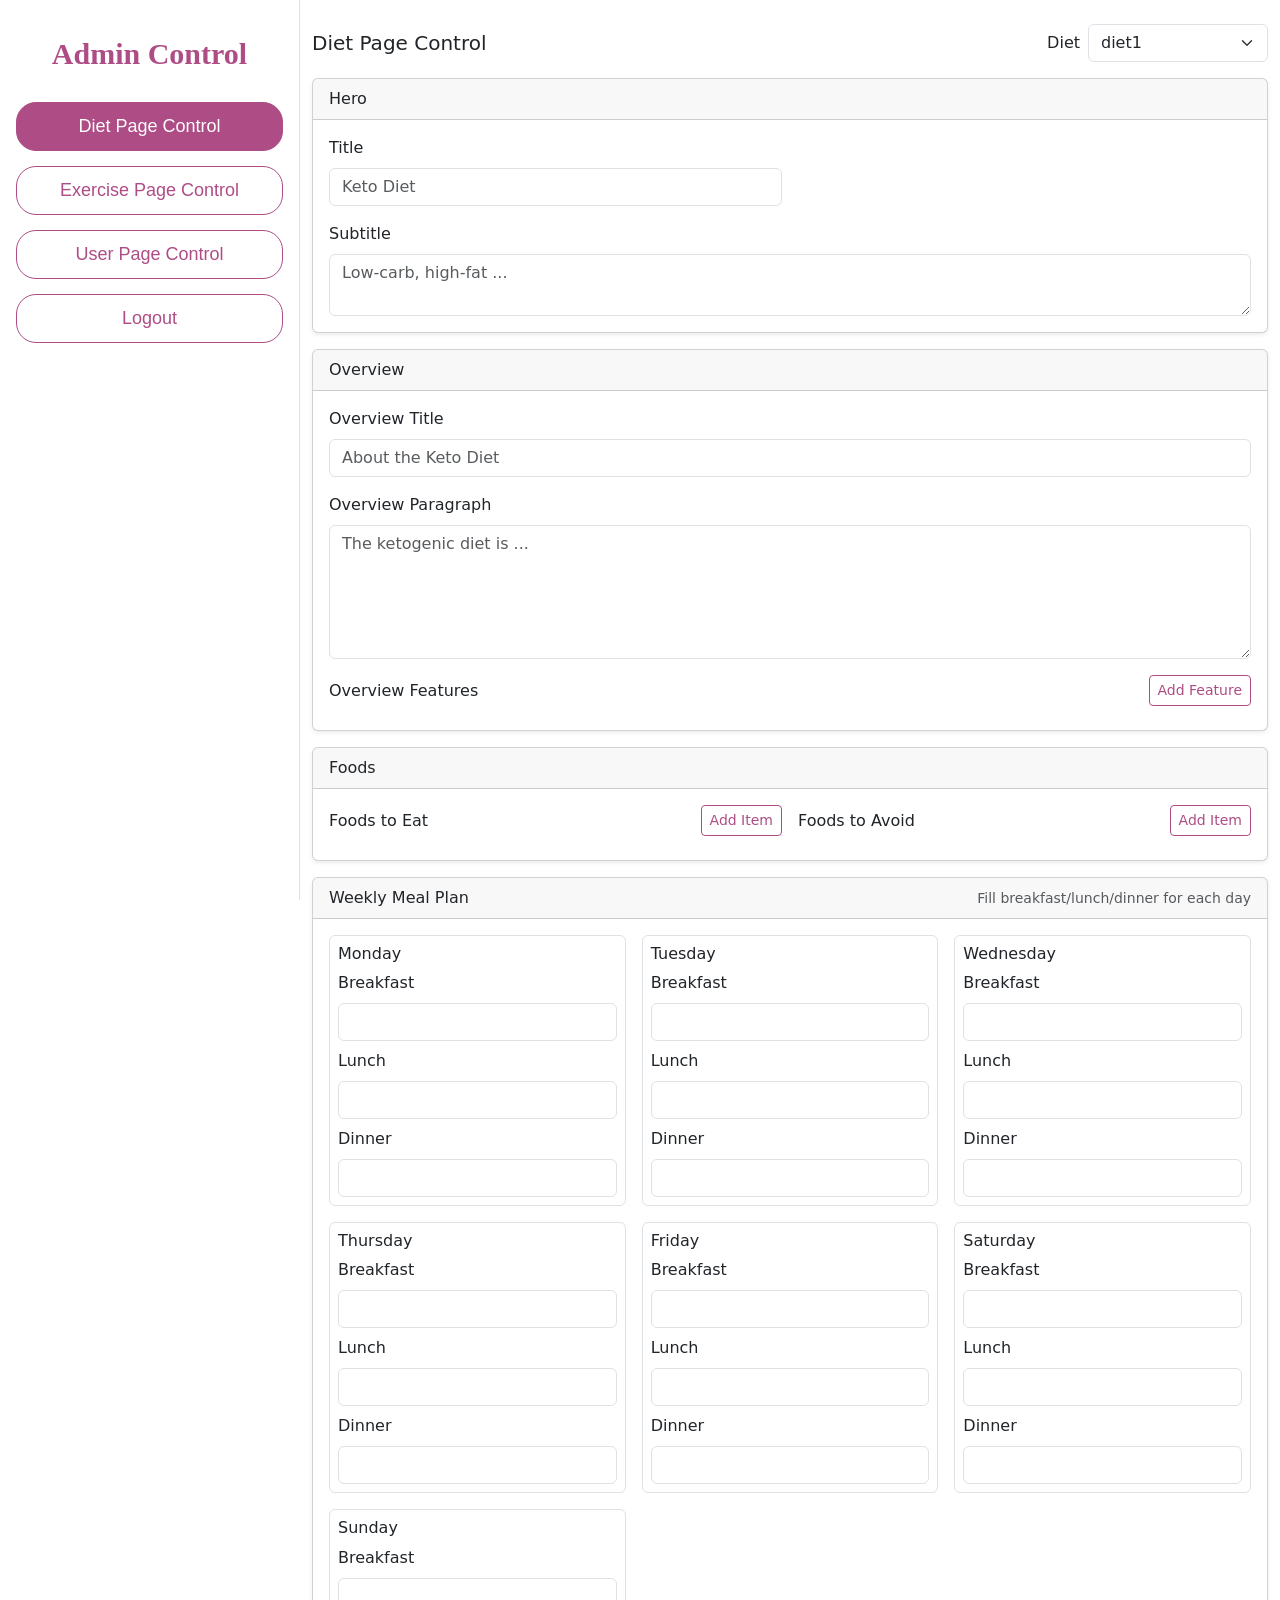
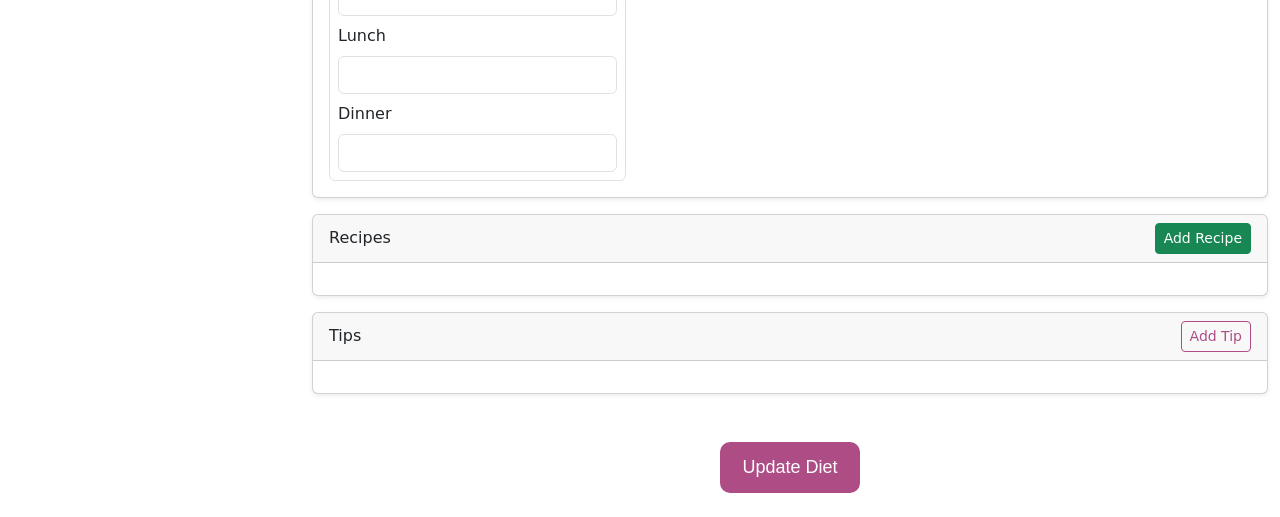
<file: Admin/Admin-control.html>
<!DOCTYPE html>
<html lang="en">
<head>
  <meta charset="UTF-8">
  <meta name="viewport" content="width=device-width, initial-scale=1.0">
  <title>Admin | Keto Page Control</title>
  <link href="https://cdn.jsdelivr.net/npm/bootstrap@5.3.2/dist/css/bootstrap.min.css" rel="stylesheet">
  <link rel="stylesheet" href="https://cdn.jsdelivr.net/npm/bootstrap-icons@1.11.3/font/bootstrap-icons.css">
  <link rel="stylesheet" href="Admin-control.css">
</head>
<body>
  <div class="sidebar fixed-top h-100 bg-white p-3">
    <h1 class="h5">Admin Control</h1>
    <ul>
      <li class="active">Diet Page Control</li>
      <li>Exercise Page Control</li>
      <li>User Page Control</li>
      <li>Logout</li>
    </ul>
    <i class="bi bi-arrow-left-circle-fill" id="arrow-open"></i>
  </div>

  <!-- Diet Page Control -->
  <div class="container py-4 diets-container">
    <div class="d-flex justify-content-between align-items-center mb-3">
      <h1 class="h5 m-0">Diet Page Control</h1>
      <div class="d-flex align-items-center gap-2">
        <label for="diet-select" class="form-label m-0">Diet</label>
        <select id="diet-select" class="form-select" style="min-width:180px">
          <option value="diet1" selected>diet1</option>
          <option value="diet2">diet2</option>
          <option value="diet3">diet3</option>
          <option value="diet4">diet4</option>
        </select>
      </div>
    </div>

    <!-- Hero -->
    <div class="card shadow-sm mb-3">
      <div class="card-header">Hero</div>
      <div class="card-body row g-3">
        <div class="col-12 col-md-6">
          <label class="form-label">Title</label>
          <input id="hero-title" type="text" class="form-control" placeholder="Keto Diet">
        </div>
        <div class="col-12">
          <label class="form-label">Subtitle</label>
          <textarea id="hero-subtitle" class="form-control" rows="2" placeholder="Low-carb, high-fat ..."></textarea>
        </div>
      </div>
    </div>

    <!-- Overview -->
    <div class="card shadow-sm mb-3">
      <div class="card-header">Overview</div>
      <div class="card-body row g-3">
        <div class="col-12">
          <label class="form-label">Overview Title</label>
          <input id="overview-title" type="text" class="form-control" placeholder="About the Keto Diet">
        </div>
        <div class="col-12">
          <label class="form-label">Overview Paragraph</label>
          <textarea id="overview-text" class="form-control" rows="5" placeholder="The ketogenic diet is ..."></textarea>
        </div>
        <div class="col-12">
          <div class="d-flex justify-content-between align-items-center mb-2">
            <label class="form-label m-0">Overview Features</label>
            <button type="button" id="btn-add-feature" class="btn btn-sm btn-outline-primary">Add Feature</button>
          </div>
          <div id="features-list" class="vstack gap-2"></div>
        </div>
      </div>
    </div>

    <!-- Foods -->
    <div class="card shadow-sm mb-3">
      <div class="card-header">Foods</div>
      <div class="card-body row g-3">
        <div class="col-12 col-md-6">
          <div class="d-flex justify-content-between align-items-center mb-2">
            <label class="form-label m-0">Foods to Eat</label>
            <button type="button" id="btn-add-allowed" class="btn btn-sm btn-outline-primary">Add Item</button>
          </div>
          <div id="allowed-list" class="vstack gap-2"></div>
        </div>
        <div class="col-12 col-md-6">
          <div class="d-flex justify-content-between align-items-center mb-2">
            <label class="form-label m-0">Foods to Avoid</label>
            <button type="button" id="btn-add-avoid" class="btn btn-sm btn-outline-primary">Add Item</button>
          </div>
          <div id="avoid-list" class="vstack gap-2"></div>
        </div>
      </div>
    </div>

    <!-- Weekly Meal Plan -->
    <div class="card shadow-sm mb-3">
      <div class="card-header d-flex justify-content-between align-items-center">
        <span>Weekly Meal Plan</span>
        <small class="text-muted">Fill breakfast/lunch/dinner for each day</small>
      </div>
      <div class="card-body">
        <div class="row g-3" id="week-plan"></div>
      </div>
    </div>

    <!-- Recipes -->
    <div class="card shadow-sm mb-3">
      <div class="card-header d-flex justify-content-between align-items-center">
        <span>Recipes</span>
        <button id="btn-add-recipe" class="btn btn-sm btn-success">Add Recipe</button>
      </div>
      <div class="card-body">
        <div id="recipes-list" class="row g-3"></div>
      </div>
    </div>

    <!-- Tips -->
    <div class="card shadow-sm mb-5">
      <div class="card-header d-flex justify-content-between align-items-center">
        <span>Tips</span>
        <button type="button" id="btn-add-tip" class="btn btn-sm btn-outline-primary">Add Tip</button>
      </div>
      <div class="card-body vstack gap-2" id="tips-list"></div>
    </div>
    <button id="btn-update-diet">Update Diet</button>
  </div>


  <!-- Exercise Page Control -->
  <div class="container py-4 exercises-container" style="display: none;">
    <div class="d-flex justify-content-between align-items-center mb-3">
      <h1 class="h5 m-0">Exercise Page Control</h1>
      <div class="d-flex align-items-center gap-2">
        <label for="exercise-select" class="form-label m-0">Exercise</label>
        <select id="exercise-select" class="form-select" style="min-width:180px">
          <option value="exercise1" selected>exercise1</option>
          <option value="exercise2">exercise2</option>
          <option value="exercise3">exercise3</option>
          <option value="exercise4">exercise4</option>
        </select>
      </div>
    </div>

    <!-- Hero -->
    <div class="card shadow-sm mb-3">
      <div class="card-header">Hero</div>
      <div class="card-body row g-3">
        <div class="col-12 col-md-6">
          <label class="form-label">Title</label>
          <input id="exercise-hero-title" type="text" class="form-control" placeholder="Exercise Name">
        </div>
        <div class="col-12">
          <label class="form-label">Subtitle</label>
          <textarea id="exercise-hero-subtitle" class="form-control" rows="2" placeholder="Exercise description..."></textarea>
        </div>
      </div>
    </div>

    <!-- Exercise Details -->
    <div class="card shadow-sm mb-3">
      <div class="card-header">Exercise Details</div>
      <div class="card-body row g-3">
        <div class="col-12">
          <label class="form-label">Overview Title</label>
          <input id="exercise-overview-title" type="text" class="form-control" placeholder="About this Exercise">
        </div>
        <div class="col-12">
          <label class="form-label">Overview Description</label>
          <textarea id="exercise-overview-text" class="form-control" rows="4" placeholder="Detailed exercise description..."></textarea>
        </div>
        <div class="col-12 col-md-4">
          <label class="form-label">Difficulty Level</label>
          <select id="exercise-difficulty" class="form-select">
            <option value="beginner">Beginner</option>
            <option value="intermediate">Intermediate</option>
            <option value="advanced">Advanced</option>
          </select>
        </div>
        <div class="col-12 col-md-4">
          <label class="form-label">Duration (minutes)</label>
          <input id="exercise-duration" type="number" class="form-control" placeholder="30">
        </div>
        <div class="col-12 col-md-4">
          <label class="form-label">Category</label>
          <select id="exercise-category" class="form-select">
            <option value="cardio">Cardio</option>
            <option value="strength">Strength</option>
            <option value="flexibility">Flexibility</option>
            <option value="core">Core & Abs</option>
            <option value="upper-body">Upper Body</option>
            <option value="lower-body">Lower Body</option>
          </select>
        </div>
        <div class="col-12">
          <div class="d-flex justify-content-between align-items-center mb-2">
            <label class="form-label m-0">Benefits</label>
            <button type="button" id="btn-add-benefit" class="btn btn-sm btn-outline-primary">Add Benefit</button>
          </div>
          <div id="benefits-list" class="vstack gap-2"></div>
        </div>
        <div class="col-12">
          <label class="form-label">Target Muscles (one per line)</label>
          <textarea id="exercise-muscles" class="form-control" rows="3" placeholder="Abs\nCore\nBack"></textarea>
        </div>
      </div>
    </div>

    <!-- Exercise Steps -->
    <div class="card shadow-sm mb-3">
      <div class="card-header d-flex justify-content-between align-items-center">
        <span>Exercise Steps</span>
        <button type="button" id="btn-add-step" class="btn btn-sm btn-outline-primary">Add Step</button>
      </div>
      <div class="card-body">
        <div id="steps-list" class="vstack gap-3"></div>
      </div>
    </div>

    <!-- Equipment -->
    <div class="card shadow-sm mb-3">
      <div class="card-header">Equipment</div>
      <div class="card-body row g-3">
        <div class="col-12 col-md-6">
          <div class="d-flex justify-content-between align-items-center mb-2">
            <label class="form-label m-0">Required Equipment</label>
            <button type="button" id="btn-add-equipment" class="btn btn-sm btn-outline-primary">Add Item</button>
          </div>
          <div id="equipment-list" class="vstack gap-2"></div>
        </div>
        <div class="col-12 col-md-6">
          <div class="d-flex justify-content-between align-items-center mb-2">
            <label class="form-label m-0">Optional Equipment</label>
            <button type="button" id="btn-add-optional-equipment" class="btn btn-sm btn-outline-primary">Add Item</button>
          </div>
          <div id="optional-equipment-list" class="vstack gap-2"></div>
        </div>
      </div>
    </div>

    <!-- Media -->
    <div class="card shadow-sm mb-3">
      <div class="card-header">Media</div>
      <div class="card-body row g-3">
        <div class="col-12 col-md-6">
          <label class="form-label">Image File</label>
          <input type="file" accept="image/*" class="form-control" id="exercise-image">
        </div>
        <div class="col-12 col-md-6">
          <label class="form-label">Video URL</label>
          <input type="url" class="form-control" id="exercise-video" placeholder="https://...">
        </div>
      </div>
    </div>

    <!-- Tips -->
    <div class="card shadow-sm mb-5">
      <div class="card-header d-flex justify-content-between align-items-center">
        <span>Exercise Tips</span>
        <button type="button" id="btn-add-exercise-tip" class="btn btn-sm btn-outline-primary">Add Tip</button>
      </div>
      <div class="card-body vstack gap-2" id="exercise-tips-list"></div>
    </div>
    
    <button id="btn-update-exercise" class="btn btn-primary">Update Exercise</button>
  </div>

  <!-- User Page Control -->
  <div class="container py-4 users-container" style="display: none;">
    <div class="d-flex justify-content-between align-items-center mb-3">
      <h1 class="h5 m-0">User Page Control</h1>
      <div class="d-flex gap-2">
        <input id="user-search" type="text" class="form-control" placeholder="Search name/email..." style="min-width:220px">
        <select id="user-role-filter" class="form-select">
          <option value="">All Roles</option>
          <option value="user">User</option>
          <option value="admin">Admin</option>
        </select>
        <select id="user-status-filter" class="form-select">
          <option value="">All Status</option>
          <option value="active">Active</option>
          <option value="suspended">Suspended</option>
        </select>
        <button id="btn-add-user" class="btn btn-success">Add User</button>
      </div>
    </div>

    <div class="table-responsive">
      <table class="table table-striped align-middle">
        <thead>
          <tr>
            <th>ID</th>
            <th>Name</th>
            <th>Email</th>
            <th>Phone</th>
            <th>Role</th>
            <th>Status</th>
            <th class="text-end">Action</th>
          </tr>
        </thead>
        <tbody id="users-tbody"></tbody>
      </table>
    </div>
    <div class="d-flex justify-content-between align-items-center">
      <small id="users-count" class="text-muted"></small>
      <nav>
        <ul class="pagination pagination-sm m-0" id="users-pagination"></ul>
      </nav>
    </div>

    <!-- Edit/Create User Modal -->
    <div class="modal fade" id="userModal" tabindex="-1" aria-hidden="true">
      <div class="modal-dialog">
        <div class="modal-content">
          <div class="modal-header">
            <h5 class="modal-title" id="userModalLabel">Edit User</h5>
            <button type="button" class="btn-close" data-bs-dismiss="modal" aria-label="Close"></button>
          </div>
          <div class="modal-body">
            <div class="row g-2">
              <input type="hidden" id="user-id">
              <div class="col-12">
                <label class="form-label">Name</label>
                <input type="text" class="form-control" id="user-name">
              </div>
              <div class="col-12">
                <label class="form-label">Email</label>
                <input type="email" class="form-control" id="user-email">
              </div>
              <div class="col-6">
                <label class="form-label">Phone</label>
                <input type="text" class="form-control" id="user-phone">
              </div>
              <div class="col-6">
                <label class="form-label">Role</label>
                <select class="form-select" id="user-role">
                  <option value="user">User</option>
                  <option value="admin">Admin</option>
                </select>
              </div>
              <div class="col-12">
                <label class="form-label">Status</label>
                <select class="form-select" id="user-status">
                  <option value="active">Active</option>
                  <option value="suspended">Suspended</option>
                </select>
              </div>
            </div>
          </div>
          <div class="modal-footer">
            <button type="button" class="btn btn-secondary" data-bs-dismiss="modal">Cancel</button>
            <button type="button" class="btn btn-primary" id="btn-save-user">Save</button>
          </div>
        </div>
      </div>
    </div>
  </div>


  <script src="https://cdn.jsdelivr.net/npm/bootstrap@5.3.2/dist/js/bootstrap.bundle.min.js"></script>
  <script type="module" src="Admin-control.js"></script>
</body>
</html>
</file>
<file: css/navbarStyla.css>
:root {
    --primary-color: #ae4c85;
    --secondary-color: #721c5e;
    --nav-h: 70px;
    --text-dark: #2c3e50;
    --text-light: #6c757d;
    --bg-white: #ffffff;
    --shadow-light: 0 2px 10px rgba(0,0,0,0.1);
    --shadow-medium: 0 4px 20px rgba(0,0,0,0.15);
}

.primary-color {
    color: var(--primary-color) !important;
}

/* Navbar Styles */
.navbar {
    transition: all 0.3s ease;
    backdrop-filter: blur(10px);
}

.navbar.navbar-transparent {
    background: transparent !important;
    box-shadow: none !important;
    backdrop-filter: none !important;
}


.navbar.navbar-transparent .nav-link {
    color: #fff !important;
    text-shadow: 0 1px 3px rgba(0, 0, 0, .4);
}

.navbar.navbar-transparent .register-btn {
    border-color: #fff;
    color: #fff;
}

.navbar.navbar-transparent .register-btn:hover {
    background: #fff;
    color: var(--primary-color) !important;
}

.navbar-brand {
    font-family: "Pacifico", cursive;
    transition: all 0.3s ease;
    color: var(--primary-color) !important;
}

.navbar-brand:hover {
    transform: scale(1.05);
}

.nav-link {
    position: relative;
    transition: all 0.3s ease;
    font-weight: 500;
}

.nav-link:hover {
    color: var(--primary-color) !important;
}

.nav-link::after {
    content: '';
    position: absolute;
    width: 0;
    height: 2px;
    bottom: 0;
    left: 50%;
    background-color: var(--primary-color);
    transition: all 0.3s ease;
    transform: translateX(-50%);
}

.nav-link:hover::after {
    width: 80%;
}

.navbar-toggler:focus {
    box-shadow: none;
}

.register-btn {
    color: #fff;
    border: 2px solid var(--primary-color);
    transition: all 0.3s ease;
}
</file>
<file: css/Calculator.css>
:root {
    --primary-color: #ae4c85;
    --secondary-color: #721c5e;
    --nav-h: 70px;
    --light-green: #e8f5f0;
    --dark-green: #5a2d54;
    --accent-color: #b66ba5;
    --text-dark: #502c45;
    --text-light: #8d7f8c;
    --border-color: #e1e8ed;
    --shadow: 0 4px 15px rgba(0, 0, 0, 0.1);
    --shadow-hover: 0 8px 25px rgba(0, 0, 0, 0.15);
    --success-color: #28a745;
    --warning-color: #ffc107;
    --danger-color: #dc3545;
    --info-color: #17a2b8;
}

* {
    margin: 0;
    padding: 0;
    box-sizing: border-box;
}

body {
    font-family: 'Segoe UI', Tahoma, Geneva, Verdana, sans-serif;
    line-height: 1.6;
    color: var(--text-dark);
    background-color: #f8f9fa;
}

.primary-color {
    color: var(--primary-color) !important;
}

.pacifico-regular {
    font-family: "Pacifico", cursive;
    font-weight: 400;
    font-style: normal;
}

/* Calculator Navigation */
.calculator-nav {
    background: white;
    padding: 20px 0;
    box-shadow: var(--shadow);
    position: sticky;
    top: 70px;
    z-index: 100;
}

.calculator-nav .container {
    display: flex;
    justify-content: center;
    align-items: center;
    flex-wrap: wrap;
    gap: 15px;
}

.calculator-nav-item {
    background: var(--light-green);
    color: var(--text-dark);
    padding: 10px 20px;
    border-radius: 25px;
    text-decoration: none;
    font-weight: 600;
    transition: all 0.3s ease;
    border: 2px solid transparent;
}

.calculator-nav-item:hover,
.calculator-nav-item.active {
    background: var(--primary-color);
    color: white;
    transform: translateY(-2px);
    box-shadow: 0 5px 15px rgba(174, 76, 133, 0.4);
}

/* Hero Section for Calculators */
.calculator-hero {
    background: linear-gradient(135deg, rgba(174, 76, 133, 0.8), rgba(114, 28, 94, 0.8));
    color: black;
    padding: 120px 0 80px;
    text-align: center;
    position: relative;
    overflow: hidden;
}

.calculator-hero::before {
    content: '';
    position: absolute;
    top: 0;
    left: 0;
    right: 0;
    bottom: 0;
    background: url('../assets/images/top-view-arrangement-with-dumbbells-calculator.jpg') no-repeat center;
    background-size: cover;
    opacity: 0.1;
    z-index: 1;
}

.calculator-hero .container {
    position: relative;
    z-index: 2;
}

.calculator-hero h1 {
    font-size: 3.5rem;
    font-weight: 700;
    margin-bottom: 20px;
    text-shadow: 2px 2px 4px rgba(0, 0, 0, 0.3);
}

.calculator-hero p {
    font-size: 1.3rem;
    margin-bottom: 30px;
    opacity: 0.9;
}

/* Calculator Section */
.calculator-section {
    padding: 60px 0;
    background: white;
}

.calculator-section:nth-child(even) {
    background: #f8f9fa;
}

.section-title {
    font-size: 2.5rem;
    color: var(--text-dark);
    margin-bottom: 40px;
    text-align: center;
    font-weight: 600;
    position: relative;
}

.section-title::after {
    content: '';
    position: absolute;
    bottom: -10px;
    left: 50%;
    transform: translateX(-50%);
    width: 80px;
    height: 4px;
    background: var(--primary-color);
    border-radius: 2px;
}

.calculator-container {
    background: white;
    border-radius: 20px;
    padding: 40px;
    box-shadow: var(--shadow);
    margin-top: 40px;
}

.form-control, .form-select {
    border: 2px solid #e9ecef;
    border-radius: 10px;
    padding: 12px 15px;
    font-size: 16px;
    transition: all 0.3s ease;
    background-color: rgba(255,255,255,0.9);
}

.form-control:focus, .form-select:focus {
    border-color: var(--primary-color);
    box-shadow: 0 0 0 0.2rem rgba(174, 76, 133, 0.25);
    background-color: white;
}

.form-label {
    font-weight: 600;
    color: #495057;
    margin-bottom: 8px;
}

.btn-primary {
    background: linear-gradient(45deg, var(--primary-color), var(--secondary-color));
    border: none;
    border-radius: 10px;
    padding: 12px 30px;
    font-weight: 600;
    font-size: 16px;
    transition: all 0.3s ease;
    text-transform: uppercase;
    letter-spacing: 1px;
}

.btn-primary:hover {
    transform: translateY(-2px);
    box-shadow: 0 5px 15px rgba(174, 76, 133, 0.4);
    background: linear-gradient(45deg, var(--secondary-color), var(--primary-color));
}

.card {
    border: none;
    border-radius: 15px;
    box-shadow: 0 5px 20px rgba(0,0,0,0.1);
    background: rgba(255,255,255,0.95);
    backdrop-filter: blur(10px);
    transition: all 0.3s ease;
}

.card:hover {
    transform: translateY(-5px);
    box-shadow: 0 10px 30px rgba(0,0,0,0.2);
}

.card-title {
    font-family: 'Bodoni Moda', serif;
    font-weight: 600;
}

.result {
    margin-bottom: 20px;
}

.advices {
    margin-top: 20px;
}

.progress {
    height: 20px;
    border-radius: 10px;
    background-color: rgba(0,0,0,0.1);
}

.progress-bar {
    border-radius: 10px;
    transition: width 0.6s ease;
}

.text-success {
    color: var(--success-color) !important;
}

.text-warning {
    color: var(--warning-color) !important;
}

.text-danger {
    color: var(--danger-color) !important;
}

.text-primary {
    color: var(--primary-color) !important;
}

.bg-success {
    background-color: var(--success-color) !important;
}

.bg-warning {
    background-color: var(--warning-color) !important;
}

.bg-danger {
    background-color: var(--danger-color) !important;
}


@media (max-width: 768px) {
    .calculator {
        padding: 1rem;
    }
    
    .calculator h1 {
        font-size: 1.8rem;
    }
    
    .container {
        margin: 0 10px;
    }
    
    .form-control, .form-select {
        font-size: 14px;
        padding: 10px 12px;
    }
    
    .btn-primary {
        font-size: 14px;
        padding: 10px 20px;
    }
}

.form-control::placeholder {
    color: #6c757d;
    opacity: 0.7;
}

.card-body ul {
    padding-right: 20px;
}

.card-body li {
    margin-bottom: 8px;
    line-height: 1.6;
}


@keyframes fadeInUp {
    from {
        opacity: 0;
        transform: translateY(30px);
    }
    to {
        opacity: 1;
        transform: translateY(0);
    }
}

.result, .advices {
    animation: fadeInUp 0.6s ease-out;
}

/* Tips Grid */
.tips-grid {
    display: grid;
    grid-template-columns: repeat(auto-fit, minmax(300px, 1fr));
    gap: 25px;
    margin-top: 40px;
}

.tip-card {
    background: white;
    border-radius: 15px;
    padding: 25px;
    box-shadow: var(--shadow);
    border-left: 5px solid var(--accent-color);
    transition: all 0.3s ease;
}

.tip-card:hover {
    transform: translateY(-5px);
    box-shadow: var(--shadow-hover);
}

.tip-card h4 {
    color: var(--text-dark);
    margin-bottom: 15px;
    font-weight: 600;
}

.tip-card p {
    color: var(--text-light);
    line-height: 1.6;
}

/* Back to Home Button */
.back-to-home {
    position: fixed;
    bottom: 30px;
    right: 30px;
    background: var(--primary-color);
    color: white;
    width: 60px;
    height: 60px;
    border-radius: 50%;
    display: flex;
    align-items: center;
    justify-content: center;
    text-decoration: none;
    font-size: 1.5rem;
    box-shadow: var(--shadow);
    transition: all 0.3s ease;
    z-index: 1000;
}

.back-to-home:hover {
    background: var(--secondary-color);
    transform: scale(1.1);
    color: white;
}

/* Responsive Design */
@media (max-width: 768px) {
    .calculator-hero h1 {
        font-size: 2.5rem;
    }
    
    .section-title {
        font-size: 2rem;
    }
    
    .tips-grid {
        grid-template-columns: 1fr;
    }
    
    .calculator-nav .container {
        flex-direction: column;
        gap: 10px;
    }
    
    .calculator-nav-item {
        width: 100%;
        text-align: center;
    }
}
</file>
<file: css/Auth.css>
body {
    min-height: 100vh;
    display: flex;
    justify-content: center;
    align-items: center;
}

:root {
    --primary: #ae4c85;
    --secondary: #721c5e;
    --ring: rgba(0, 0, 0, .1)
}
.primary-color {
    color: var(--primary) !important;
}



.login-section {
    width: 100%;
    background: url('../assets/images/top-view-salad-with-feta-cheese-cutting-board-with-olives.jpg') no-repeat center;
    background-size: cover;
    background-position: center;
    background-repeat: no-repeat;
    background-attachment: fixed;
    position: relative;
}

.login-section::before {
    content: '';
    position: absolute;
    top: 0;
    left: 0;
    right: 0;
    bottom: 0;
    background: rgba(0, 0, 0, 0.8);
    z-index: 1;
}

.login-section .container {
    position: relative;
    z-index: 2;
}


.login-card {
    background: rgba(255, 255, 255, 0.8);
    backdrop-filter: blur(15px);
    border: 1px solid rgba(255, 255, 255, 0.3);
    border-radius: 20px;
    box-shadow: 0 20px 40px rgba(0, 0, 0, 0.15), 0 0 0 1px rgba(255, 255, 255, 0.1);
    transition: all 0.3s ease;
}

.login-card:hover {
    transform: translateY(-5px);
    background: rgba(255, 255, 255, 0.85);
    box-shadow: 0 25px 50px rgba(0, 0, 0, 0.2), 0 0 0 1px rgba(255, 255, 255, 0.2);
}

.login-card h3 {
    font-weight: 700;
    margin: 0;
    color: #2d3748;
}

.login-card p {
    margin: 0;
    color: #4a5568;
}

.login-card .form-label {
    font-weight: 600;
    color: #2d3748;
}

.login-card .form-control {
    border: 1px solid rgba(0, 0, 0, 0.1);
    border-radius: 12px;
    padding: 12px 14px;
    background: rgba(255, 255, 255, 0.8);
    transition: all 0.3s ease;
}

.login-card .form-control:focus {
    border-color: var(--primary);
    box-shadow: 0 0 0 0.2rem rgba(174, 76, 133, .15);
    background: rgba(255, 255, 255, 0.95);
    transform: translateY(-1px);
}
.login-card .form-select{
    border: 1px solid rgba(0, 0, 0, 0.1);
    border-radius: 12px;
    padding: 12px 14px;
    height: auto;
    background: rgba(255, 255, 255, 0.8);
    transition: all 0.3s ease;
}
.login-card .form-select:focus{
    border-color: var(--primary);
    box-shadow: 0 0 0 0.2rem rgba(174, 76, 133, .15);
    background: rgba(255, 255, 255, 0.95);
    transform: translateY(-1px);
}

.login-card .btn-primary {
    background: var(--primary);
    border-color: var(--primary);
    border-radius: 12px;
    padding: 12px 24px;
    font-weight: 600;
    transition: all 0.3s ease;
    box-shadow: 0 4px 15px rgba(174, 76, 133, 0.3);
}

.login-card .btn-primary:hover {
    transform: translateY(-2px);
    box-shadow: 0 6px 20px rgba(174, 76, 133, 0.4);
    filter: brightness(1.05);
}


.login-card .sep {
    position: relative;
    color: #8a8f98
}

.login-card .sep span {
    background: #fff;
    padding: 0 10px;
    position: relative;
    z-index: 1
}

.login-card .sep:before {
    content: "";
    position: absolute;
    left: 0;
    right: 0;
    top: 50%;
    height: 1px;
    background: var(--ring)
}


.btn-google,
.btn-facebook {
    border: 1px solid rgba(0, 0, 0, 0.1);
    background: rgba(255, 255, 255, 0.9);
    border-radius: 12px;
    padding: 10px 14px;
    transition: all 0.3s ease;
    font-weight: 500;
}

.btn-google:hover,
.btn-facebook:hover {
    background: rgba(255, 255, 255, 1);
    transform: translateY(-1px);
    box-shadow: 0 4px 12px rgba(0, 0, 0, 0.1);
}

.btn-google {
    color: #DB4437
}

.btn-facebook {
    color: #1877F2
}

.login-card a {
    color: var(--primary);
    text-decoration: none;
    transition: all 0.3s ease;
}

.login-card a:hover {
    color: var(--secondary);
    text-decoration: underline;
}

@media (max-width:576px) {
    .login-card {
        padding: 18px
    }
}
</file>
<file: css/diet-plans.css>
:root {
    --primary-color: #ae4c85;
    --secondary-color: #721c5e;
    --nav-h: 70px;
    --light-green: #e8f5f0;
    --dark-green: #5a2d54;
    --accent-color: #b66ba5;
    --text-dark: #502c45;
    --text-light: #8d7f8c;
    --border-color: #e1e8ed;
    --shadow: 0 4px 15px rgba(0, 0, 0, 0.1);
    --shadow-hover: 0 8px 25px rgba(0, 0, 0, 0.15);
}

* {
    margin: 0;
    padding: 0;
    box-sizing: border-box;
}

body {
    font-family: 'Segoe UI', Tahoma, Geneva, Verdana, sans-serif;
    line-height: 1.6;
    color: var(--text-dark);
    background-color: #f8f9fa;
}

.primary-color {
    color: var(--primary-color) !important;
}

.pacifico-regular {
    font-family: "Pacifico", cursive;
    font-weight: 400;
    font-style: normal;
}

/* Diet Navigation */
.diet-nav {
    background: white;
    padding: 20px 0;
    box-shadow: var(--shadow);
    position: sticky;
    top: 70px;
    z-index: 100;
}

.diet-nav .container {
    display: flex;
    justify-content: center;
    align-items: center;
    flex-wrap: wrap;
    gap: 15px;
}

.diet-nav-item {
    background: var(--light-green);
    color: var(--text-dark);
    padding: 10px 20px;
    border-radius: 25px;
    text-decoration: none;
    font-weight: 600;
    transition: all 0.3s ease;
    border: 2px solid transparent;
}

.diet-nav-item:hover,
.diet-nav-item.active {
    background: var(--primary-color);
    color: white;
    transform: translateY(-2px);
    box-shadow: 0 5px 15px rgba(76, 174, 145, 0.4);
}

/* Hero Section for Diet Plans */
.diet-hero {
    background: linear-gradient(135deg, rgb(174, 76, 133, 0.8), rgb(114, 28, 94, 0.8));
    color: black;
    padding: 120px 0 80px;
    text-align: center;
    position: relative;
    overflow: hidden;
}

.diet-hero::before {
    content: '';
    position: absolute;
    top: 0;
    left: 0;
    right: 0;
    bottom: 0;
    background: url('../assets/images/slider3.jpg') no-repeat center;
    background-size: cover;
    opacity: 0.1;
    z-index: 1;
}

.diet-hero .container {
    position: relative;
    z-index: 2;
}

.diet-hero h1 {
    font-size: 3.5rem;
    font-weight: 700;
    margin-bottom: 20px;
    text-shadow: 2px 2px 4px rgba(0, 0, 0, 0.3);
}

.diet-hero p {
    font-size: 1.3rem;
    margin-bottom: 30px;
    opacity: 0.9;
}

/* Diet Info Sections */
.diet-info-section {
    padding: 60px 0;
    background: white;
}

.diet-info-section:nth-child(even) {
    background: #f8f9fa;
}

.section-title {
    font-size: 2.5rem;
    color: var(--text-dark);
    margin-bottom: 40px;
    text-align: center;
    font-weight: 600;
    position: relative;
}

.section-title::after {
    content: '';
    position: absolute;
    bottom: -10px;
    left: 50%;
    transform: translateX(-50%);
    width: 80px;
    height: 4px;
    background: var(--primary-color);
    border-radius: 2px;
}

/* Food Lists */
.food-categories {
    display: grid;
    grid-template-columns: repeat(auto-fit, minmax(300px, 1fr));
    gap: 30px;
    margin-top: 40px;
}

.food-category {
    background: white;
    border-radius: 15px;
    padding: 30px;
    box-shadow: var(--shadow);
    border-left: 5px solid var(--primary-color);
}

.food-category.allowed {
    border-left-color: #27ae60;
}

.food-category.restricted {
    border-left-color: #e74c3c;
}

.food-category h3 {
    font-size: 1.4rem;
    margin-bottom: 20px;
    color: var(--text-dark);
    font-weight: 600;
}

.food-category.allowed h3 {
    color: #27ae60;
}

.food-category.restricted h3 {
    color: #e74c3c;
}

.food-list {
    list-style: none;
}

.food-list li {
    padding: 8px 0;
    border-bottom: 1px solid #ecf0f1;
    color: var(--text-light);
    position: relative;
    padding-left: 25px;
}

.food-list li:last-child {
    border-bottom: none;
}

.food-list li::before {
    content: '•';
    position: absolute;
    left: 0;
    color: var(--primary-color);
    font-weight: bold;
    font-size: 1.2rem;
}

.food-category.allowed .food-list li::before {
    color: #27ae60;
}

.food-category.restricted .food-list li::before {
    color: #e74c3c;
}

/* Weekly Meal Plan */
.meal-plan {
    background: white;
    border-radius: 20px;
    padding: 40px;
    box-shadow: var(--shadow);
    margin-top: 40px;
}

.meal-plan-grid {
    display: grid;
    grid-template-columns: repeat(auto-fit, minmax(250px, 1fr));
    gap: 20px;
    margin-top: 30px;
}

.meal-day {
    background: #f8f9fa;
    border-radius: 15px;
    padding: 25px;
    border: 2px solid var(--border-color);
    transition: all 0.3s ease;
    cursor: pointer;
}

.meal-day:hover {
    border-color: var(--primary-color);
    transform: translateY(-5px);
}

.meal-day h4 {
    color: var(--text-dark);
    margin-bottom: 20px;
    font-size: 1.2rem;
    font-weight: 600;
    text-align: center;
    padding-bottom: 10px;
    border-bottom: 2px solid var(--primary-color);
}

.meal-time {
    margin-bottom: 15px;
}

.meal-time h5 {
    color: var(--primary-color);
    font-size: 1rem;
    margin-bottom: 8px;
    font-weight: 600;
}

.meal-time p {
    color: var(--text-light);
    font-size: 0.9rem;
    line-height: 1.4;
}

/* Recipe Cards */
.recipe-grid {
    display: grid;
    grid-template-columns: repeat(auto-fit, minmax(350px, 1fr));
    gap: 30px;
    margin-top: 40px;
}

.recipe-card {
    background: white;
    border-radius: 20px;
    overflow: hidden;
    box-shadow: var(--shadow);
    transition: all 0.3s ease;
}

.recipe-card:hover {
    transform: translateY(-10px);
    box-shadow: var(--shadow-hover);
}

.recipe-image {
    width: 100%;
    height: 200px;
    object-fit: cover;
}

.recipe-content {
    padding: 25px;
}

.recipe-content h3 {
    color: var(--text-dark);
    margin-bottom: 15px;
    font-size: 1.3rem;
    font-weight: 600;
}

.recipe-meta {
    display: flex;
    justify-content: space-between;
    margin-bottom: 15px;
    color: var(--text-light);
    font-size: 0.9rem;
}

.recipe-description {
    color: var(--text-light);
    margin-bottom: 20px;
    line-height: 1.5;
}

.recipe-ingredients {
    margin-bottom: 20px;
}

.recipe-ingredients h5 {
    color: var(--text-dark);
    margin-bottom: 10px;
    font-weight: 600;
}

.recipe-ingredients ul {
    list-style: none;
    padding-left: 0;
}

.recipe-ingredients li {
    padding: 3px 0;
    color: var(--text-light);
    font-size: 0.9rem;
    position: relative;
    padding-left: 20px;
}

.recipe-ingredients li::before {
    content: '•';
    position: absolute;
    left: 0;
    color: var(--primary-color);
}



/* Tips Section */
.tips-grid {
    display: grid;
    grid-template-columns: repeat(auto-fit, minmax(300px, 1fr));
    gap: 25px;
    margin-top: 40px;
}

.tip-card {
    background: white;
    border-radius: 15px;
    padding: 25px;
    box-shadow: var(--shadow);
    border-left: 5px solid var(--accent-color);
    transition: all 0.3s ease;
}

.tip-card:hover {
    transform: translateY(-5px);
    box-shadow: var(--shadow-hover);
}



.tip-card h4 {
    color: var(--text-dark);
    margin-bottom: 15px;
    font-weight: 600;
}

.tip-card p {
    color: var(--text-light);
    line-height: 1.6;
}

/* Printable Table */
.printable-section {
    background: white;
    padding: 60px 0;
    border-top: 3px solid var(--primary-color);
}

.tracking-table {
    background: white;
    border-radius: 15px;
    overflow: hidden;
    box-shadow: var(--shadow);
    margin-top: 40px;
}

.tracking-table table {
    width: 100%;
    border-collapse: collapse;
}

.tracking-table th {
    background: var(--primary-color);
    color: white;
    padding: 15px;
    text-align: center;
    font-weight: 600;
}

.tracking-table td {
    padding: 12px 15px;
    text-align: center;
    border-bottom: 1px solid var(--border-color);
    color: var(--text-light);
}

.tracking-table tr:nth-child(even) {
    background: #f8f9fa;
}

.tracking-table tr:hover {
    background: var(--light-green);
}

.print-btn {
    background: var(--secondary-color);
    border: none;
    color: white;
    padding: 15px 30px;
    border-radius: 25px;
    font-weight: 600;
    transition: all 0.3s ease;
    margin-top: 30px;
    font-size: 1rem;
}

.print-btn:hover {
    background: var(--dark-green);
    transform: translateY(-2px);
    box-shadow: 0 5px 15px rgba(45, 90, 74, 0.4);
}

/* Back to Home Button */
.back-to-home {
    position: fixed;
    bottom: 30px;
    right: 30px;
    background: var(--primary-color);
    color: white;
    width: 60px;
    height: 60px;
    border-radius: 50%;
    display: flex;
    align-items: center;
    justify-content: center;
    text-decoration: none;
    font-size: 1.5rem;
    box-shadow: var(--shadow);
    transition: all 0.3s ease;
    z-index: 1000;
}

.back-to-home:hover {
    background: var(--secondary-color);
    transform: scale(1.1);
    color: white;
}

/* Responsive Design */
@media (max-width: 768px) {
    .diet-hero h1 {
        font-size: 2.5rem;
    }
    
    .section-title {
        font-size: 2rem;
    }
    
    .food-categories {
        grid-template-columns: 1fr;
    }
    
    .meal-plan-grid {
        grid-template-columns: 1fr;
    }
    
    .recipe-grid {
        grid-template-columns: 1fr;
    }
    
    .tips-grid {
        grid-template-columns: 1fr;
    }
    
    .tracking-table {
        overflow-x: auto;
    }
    
    .diet-nav .container {
        flex-direction: column;
        gap: 10px;
    }
    
    .diet-nav-item {
        width: 100%;
        text-align: center;
    }
}

/* Print Styles */
@media print {
    .navbar, .diet-nav, .print-btn, .btn, .back-to-home {
        display: none !important;
    }
    
    .diet-info-section {
        padding: 20px 0;
    }
    
    .tracking-table {
        box-shadow: none;
        border: 2px solid #000;
    }
    
    .tracking-table th {
        background: #000 !important;
        color: #fff !important;
    }
    
    body {
        font-size: 12pt;
        line-height: 1.4;
    }
    
    .section-title {
        font-size: 18pt;
        page-break-after: avoid;
    }
    
    .recipe-card, .tip-card {
        page-break-inside: avoid;
    }
}
</file>
<file: css/profile.css>
:root {
    --primary-color: #ae4c85;
    --secondary-color: #721c5e;
    --nav-h: 70px;
}

.primary-color {
    color: var(--primary-color) !important;
}

/* -------------------------------------------------------------------- */



/* -------------------------------------------------------------------- */

/* Profile */


.profile-section {
    background: url('../assets/images/top-view-salad-with-feta-cheese-cutting-board-with-olives.jpg') no-repeat center;
    background-size: cover;
    background-position: center;
    background-attachment: fixed;
    min-height: 100vh;
    display: flex;
    flex-direction: column;
    gap: 20px;
    justify-content: center;
    align-items: center;
    position: relative;
}

.profile-section::before {
    content: '';
    position: absolute;
    top: 0;
    left: 0;
    right: 0;
    bottom: 0;
    background: rgba(0, 0, 0, 0.6);
    z-index: 1;
}

.profile-section .container {
    position: relative;
    z-index: 2;
}
.profile-section .btn{
    margin-top: 20px;
    background: var(--primary-color);
    color: #fff;
    border: 2px solid var(--primary-color);
    padding: 14px 28px;
    border-radius: 12px;
    font-weight: 600;
    font-size: 1.1rem;
    transition: all 0.3s ease;
    box-shadow: 0 8px 25px rgba(174, 76, 133, 0.4);
    position: relative;
    z-index: 10;
}

.profile-section .btn:hover {
    background: var(--secondary-color);
    border-color: var(--secondary-color);
    transform: translateY(-3px);
    box-shadow: 0 12px 30px rgba(174, 76, 133, 0.5);
    color: #fff;
}
.profile-card {
    background: rgba(255, 255, 255, 0.85);
    backdrop-filter: blur(15px);
    border: 1px solid rgba(255, 255, 255, 0.3);
    border-radius: 20px;
    box-shadow: 0 20px 40px rgba(0, 0, 0, 0.15), 0 0 0 1px rgba(255, 255, 255, 0.1);
    transition: all 0.3s ease;
    text-align: center;
    overflow: hidden;
}

.profile-card:hover {
    transform: translateY(-8px);
    background: rgba(255, 255, 255, 0.9);
    box-shadow: 0 25px 50px rgba(0, 0, 0, 0.2), 0 0 0 1px rgba(255, 255, 255, 0.2);
}

.profile-card .image {
    width: 100%;
    background: var(--primary-color);
    padding: 12px;
    margin-bottom: 12px;
}

.profile-card img {
    object-fit: cover;
    border-radius: 50%;
}

.profile-card h3 {
    font-size: 1.5rem;
    font-weight: 600;
}

.profile-card p {
    color: #6b7280;
    margin: 0 0 12px
}

.profile-info {
    background: rgba(255, 255, 255, 0.85);
    backdrop-filter: blur(15px);
    border: 1px solid rgba(255, 255, 255, 0.3);
    border-radius: 20px;
    padding: 24px;
    box-shadow: 0 20px 40px rgba(0, 0, 0, 0.15), 0 0 0 1px rgba(255, 255, 255, 0.1);
    transition: all 0.3s ease;
}

.profile-info:hover {
    transform: translateY(-5px);
    background: rgba(255, 255, 255, 0.9);
    box-shadow: 0 25px 50px rgba(0, 0, 0, 0.2), 0 0 0 1px rgba(255, 255, 255, 0.2);
}

.profile-info h3 {
    font-size: 1.25rem;
    font-weight: 700;
    margin-bottom: 8px;
    color: #2d3748;
}

.profile-info p {
    color: #6b7280
}

.profile-info .btn {
    background: var(--primary-color);
    color: #fff;
    border: 2px solid var(--primary-color);
    padding: 12px 24px;
    border-radius: 12px;
    font-weight: 600;
    text-decoration: none;
    transition: all 0.3s ease;
    box-shadow: 0 4px 15px rgba(174, 76, 133, 0.3);
}

.profile-info .btn:hover {
    background: var(--secondary-color);
    border-color: var(--secondary-color);
    transform: translateY(-2px);
    box-shadow: 0 6px 20px rgba(174, 76, 133, 0.4);
}

.stat-card {
    background: rgba(255, 255, 255, 0.7);
    backdrop-filter: blur(10px);
    border: 1px solid rgba(255, 255, 255, 0.2);
    border-radius: 16px;
    padding: 16px;
    transition: all 0.3s ease;
    box-shadow: 0 8px 20px rgba(0, 0, 0, 0.1);
}

.stat-card:hover {
    transform: translateY(-3px);
    background: rgba(255, 255, 255, 0.8);
    box-shadow: 0 12px 25px rgba(0, 0, 0, 0.15);
}

.stat-card .label {
    font-size: .85rem;
    color: #4a5568;
    margin-bottom: 4px;
    font-weight: 600;
}

.stat-card .value {
    font-size: 1.3rem;
    font-weight: 700;
    color: #2d3748;
}

.stat-card .unit {
    font-size: .8rem;
    color: #718096;
    font-weight: 500;
}


.badges .badge {
    display: inline-block;
    background: rgba(174, 76, 133, 0.1);
    color: var(--primary-color);
    border: 1px solid rgba(174, 76, 133, 0.2);
    border-radius: 20px;
    padding: 8px 16px;
    margin-right: 8px;
    margin-bottom: 8px;
    font-size: .85rem;
    font-weight: 600;
    backdrop-filter: blur(10px);
    transition: all 0.3s ease;
}

.badges .badge:hover {
    background: rgba(174, 76, 133, 0.15);
    transform: translateY(-2px);
    box-shadow: 0 4px 12px rgba(174, 76, 133, 0.2);
}

/* end Profile */

/* -------------------------------------------------------------------- */

/* Modal polish */
.modal-content {
    border: 0;
    border-radius: 16px;
    box-shadow: 0 20px 60px rgba(0, 0, 0, .15)
}

.modal-header {
    border: 0;
    padding-bottom: 0
}

.modal-footer {
    border: 0;
    padding-top: 0
}

.form-control,
.form-select {
    border: 1px solid rgba(0, 0, 0, .08);
    border-radius: 12px
}

.form-control:focus,
.form-select:focus {
    border-color: var(--primary-color);
    box-shadow: 0 0 0 .2rem rgba(76, 174, 145, .15)
}

.btn-primary {
    background: var(--primary-color);
    border-color: var(--primary-color)
}

.btn-primary:hover {
    background: var(--secondary-color);
    border-color: var(--secondary-color)
}

.btn-secondary {
    border-radius: 10px
}
</file>
<file: Admin/Admin-control.css>
.sidebar {
    border-right: 1px solid #dee2e6;
    width: 300px;

}
.sidebar h1{
    margin-bottom: 30px;
    margin-top: 20px;
    text-align: center;
    font-weight: bold;
    color: #ae4c85;
    font-size: 30px;
    font-family: 'Pacifico', cursive;
}
.sidebar ul {
    list-style: none;
    padding: 0;
    margin: 0;
    margin-top: 20px;
    text-align: center;
}

.sidebar ul li {
    padding: 10px;
    border: 1px solid #ae4c85;
    cursor: pointer;
    border-radius: 20px;
    transition: all 0.3s ease;
    margin-bottom: 15px;
    color: #ae4c85;
    font-weight: 500;
    font-size: 18px;
    font-family: 'Segoe UI', Tahoma, Geneva, Verdana, sans-serif;
}
.sidebar ul li.active{
    background-color: #ae4c85;
    color: white;
}
.sidebar .logout-btn{
    margin-top: 20px;
    background: #ae4c85;
    color: white;
    border: 2px solid #ae4c85;
    padding: 14px 28px;
}
.sidebar ul li:hover {
    background-color: #ae4c85;
    color: white;
}

.sidebar .bi-arrow-left-circle-fill{
    position: absolute;
    top: 45%;
    right: -28px;
    font-size: 27px;
    cursor: pointer;
    color: #d65c79;
    transition: all 0.3s ease;
    z-index: 1000;
    transform: rotate(180deg);
    display: none;
}
.sidebar.toggle-sidebar{
    transform: translateX(0);
}
.bi-arrow-left-circle-fill.toggle{
    transform: rotate(0deg);
}

.diets-container,
.exercises-container,
.users-container,
.contacts-container {
    max-width: calc(100% - 300px);
    margin-left: 300px;
}

#btn-update-diet,
#btn-update-exercise{
  background: #ae4c85;
  color: white;
  border: 2px solid #ae4c85;
  padding: 10px 20px;
  cursor: pointer;
  transition: all 0.3s ease;
  border-radius: 10px;
  margin: 0 auto;
  font-size: 18px;
  font-weight: 500;
  font-family: 'Segoe UI', Tahoma, Geneva, Verdana, sans-serif;
  display: block;
  text-align: center;
  margin: 0 auto;
}

@media (max-width: 768px) {
    .sidebar{
        transform: translateX(-100%);
        transition: all 0.3s ease;
        z-index: 1000;
    }
    .diets-container,
    .exercises-container{
        margin-left: 0;
        max-width: 100%;
        width: 100%;
    }
    .sidebar .bi-arrow-left-circle-fill{
        right: -32px;
        top: 45%;
        font-size: 27px;
        cursor: pointer;
        color: #d65c79;
        display: block;
    }
    .sidebar .bi-arrow-left-circle-fill:hover{
        transition: all 0.3s ease;
        color: #ae4c85;
    }
}

/* Inputs and adjacent buttons styling */
.form-control:focus,
.form-select:focus {
    border-color: #ae4c85;
    box-shadow: 0 0 0 0.2rem rgba(174, 76, 133, 0.15);
}

.input-group .input-group-text {
    color: #ae4c85;
    background-color: #f8f1f5;
    border-color: #ae4c85;
}

/* Align group buttons with brand color */
.input-group .btn-outline-danger {
    color: #ae4c85;
    border-color: #ae4c85;
}
.input-group .btn-outline-danger:hover,
.input-group .btn-outline-danger:focus {
    background-color: #ae4c85;
    color: #fff;
    border-color: #ae4c85;
}

/* Keep add buttons consistent */
.btn-outline-primary {
    color: #ae4c85;
    border-color: #ae4c85;
}
.btn-outline-primary:hover,
.btn-outline-primary:focus {
    background-color: #ae4c85;
    color: #fff;
    border-color: #ae4c85;
}
</file>
